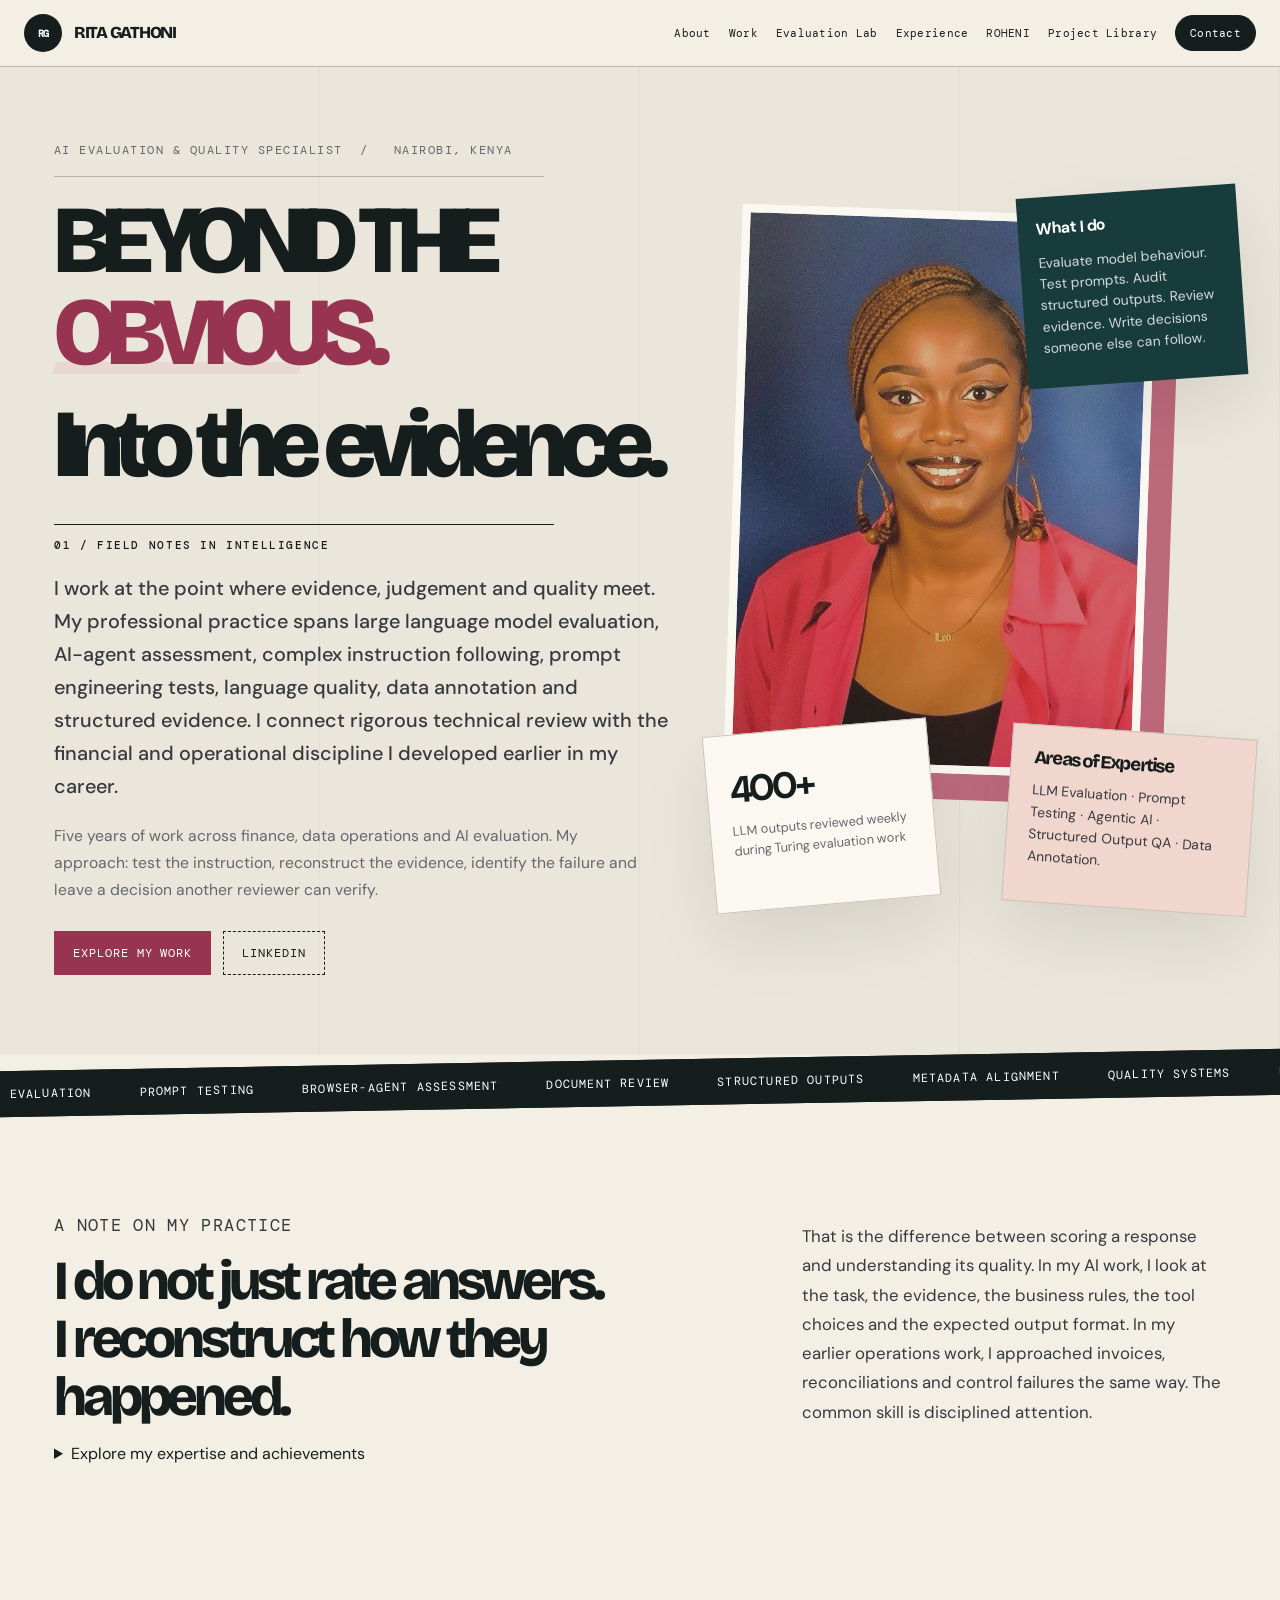
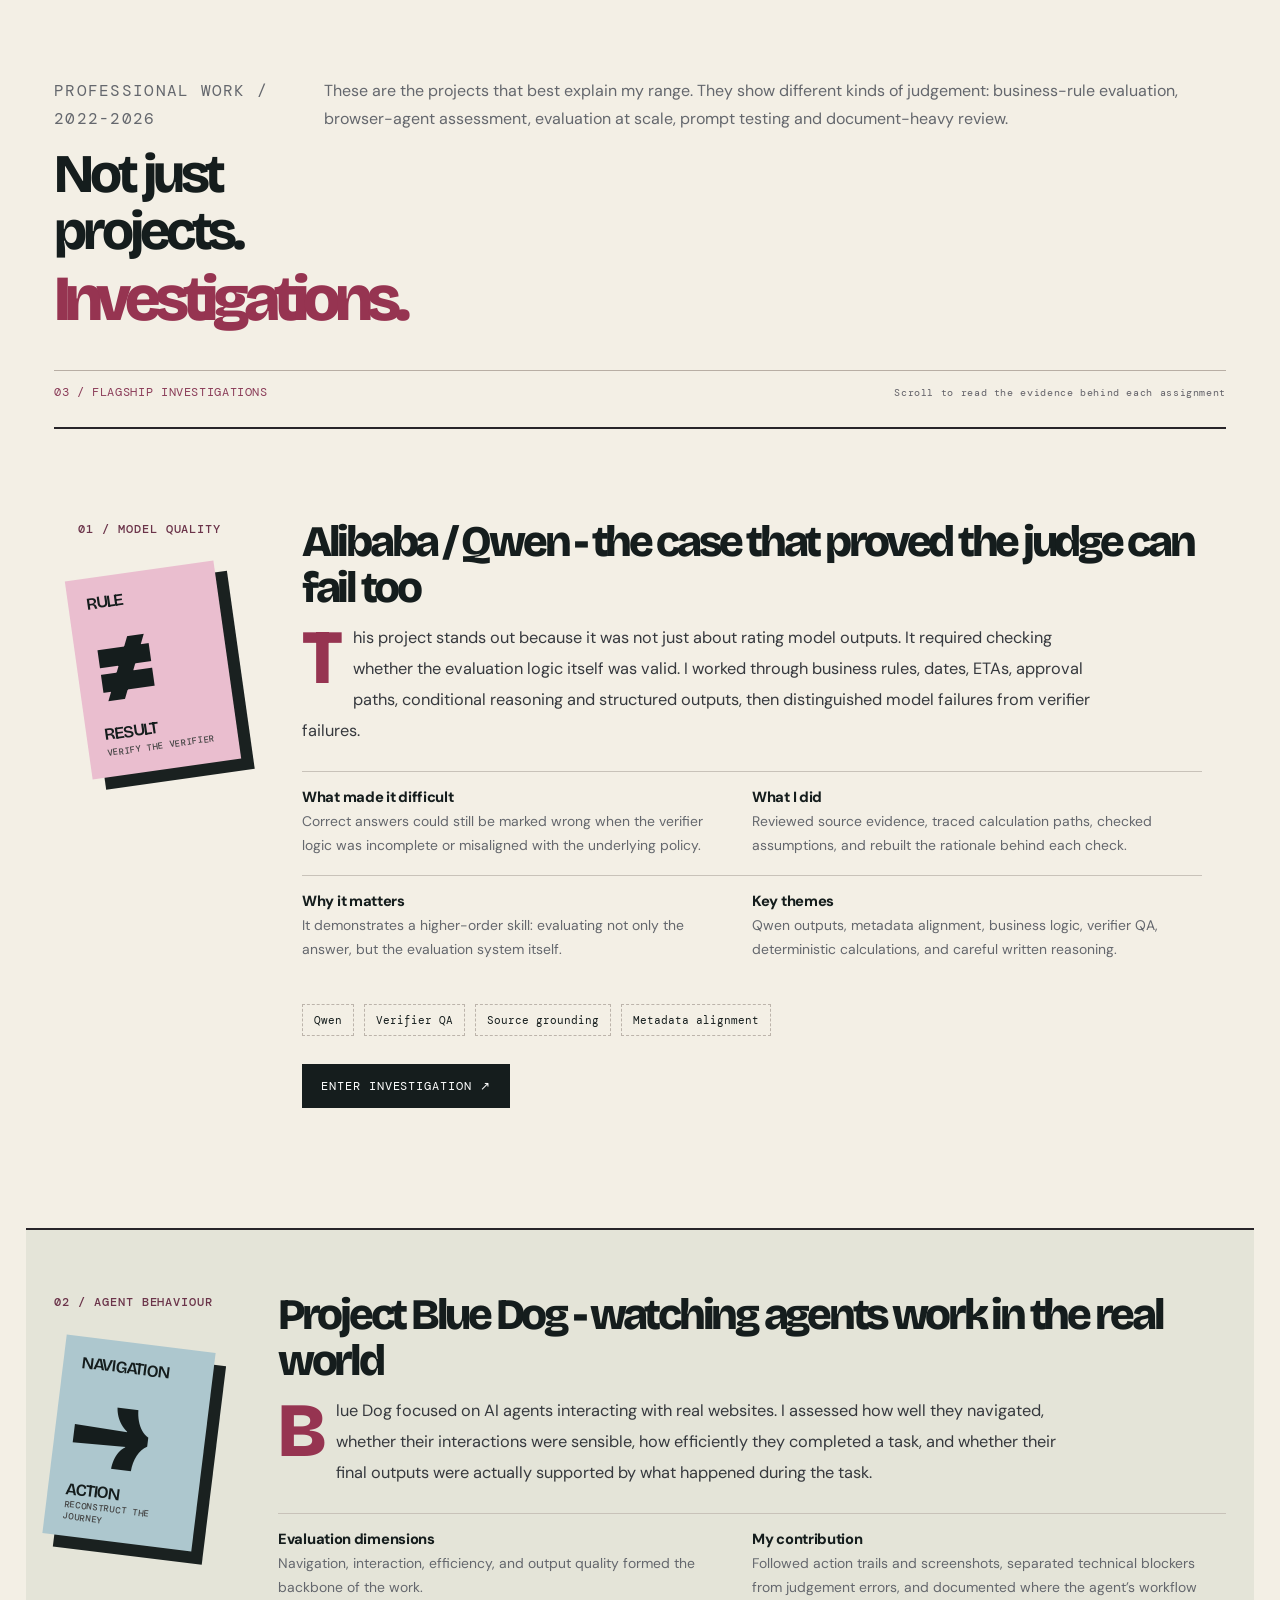
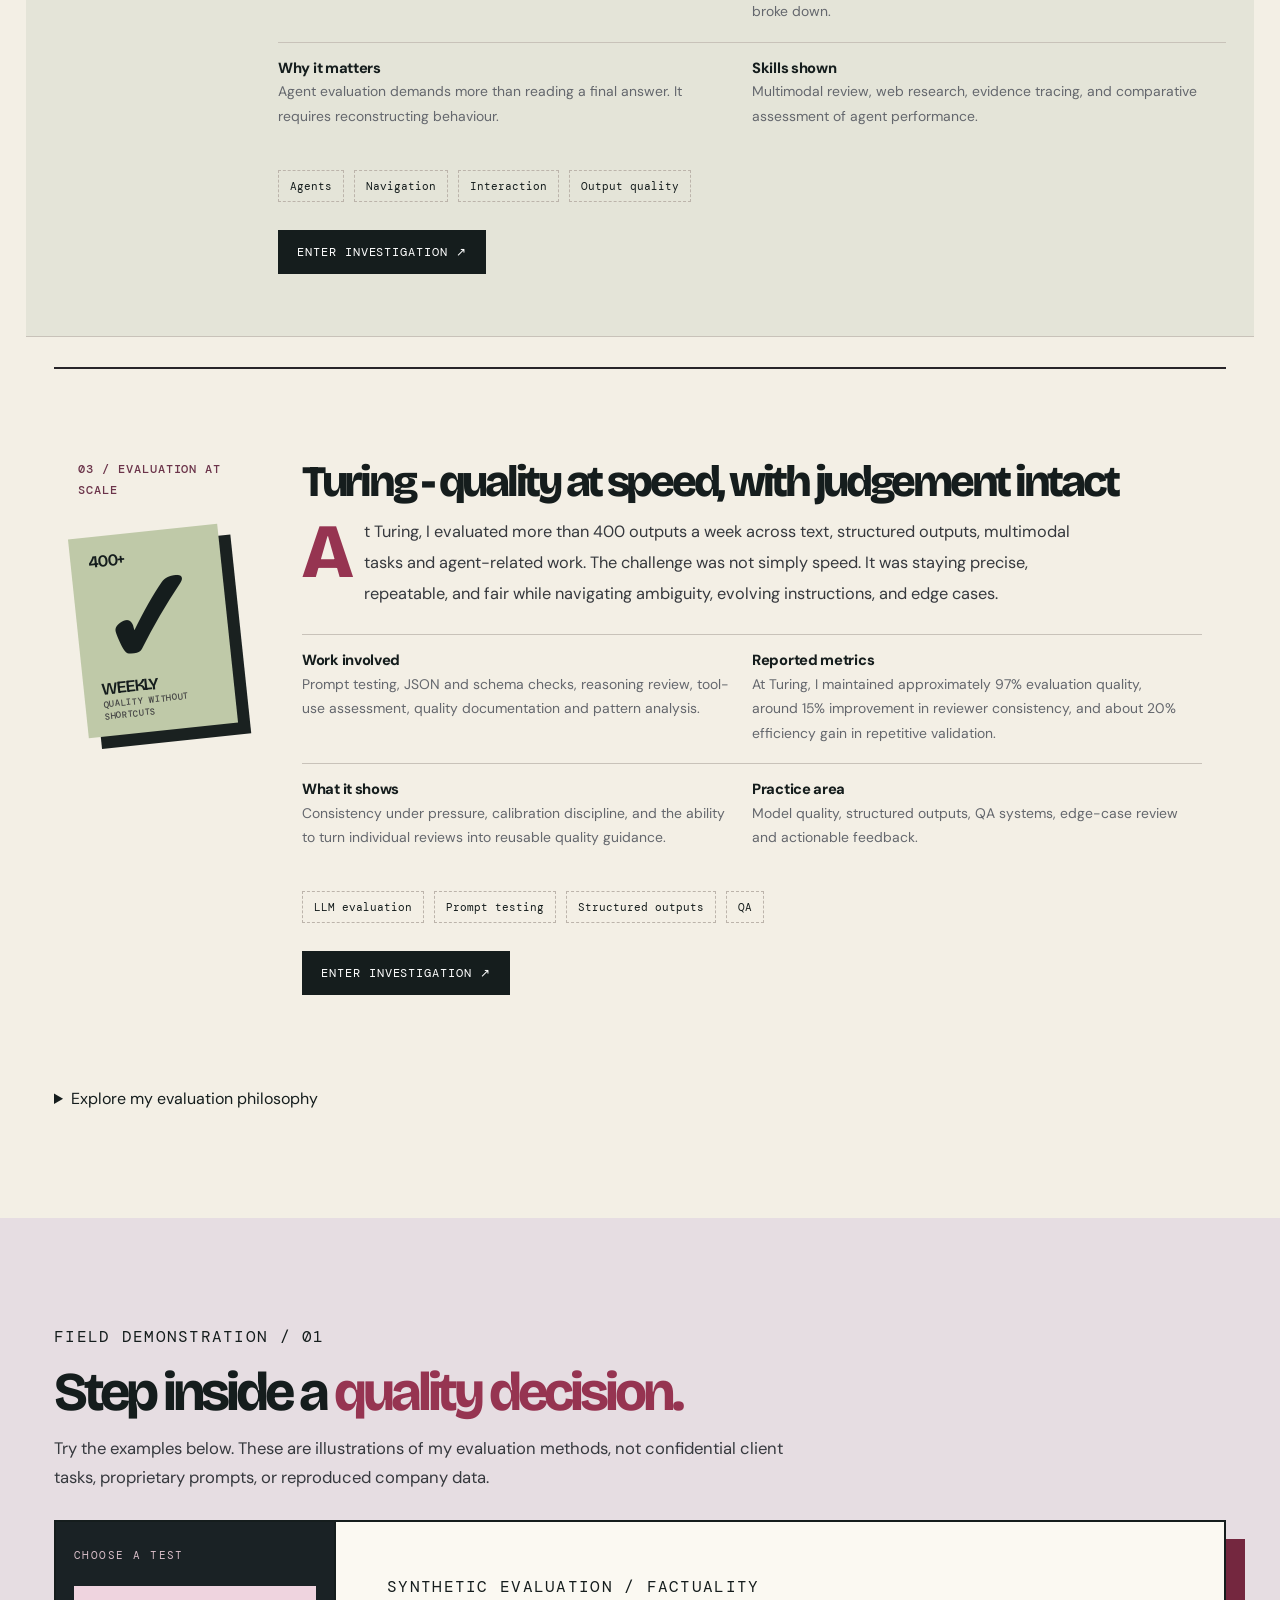
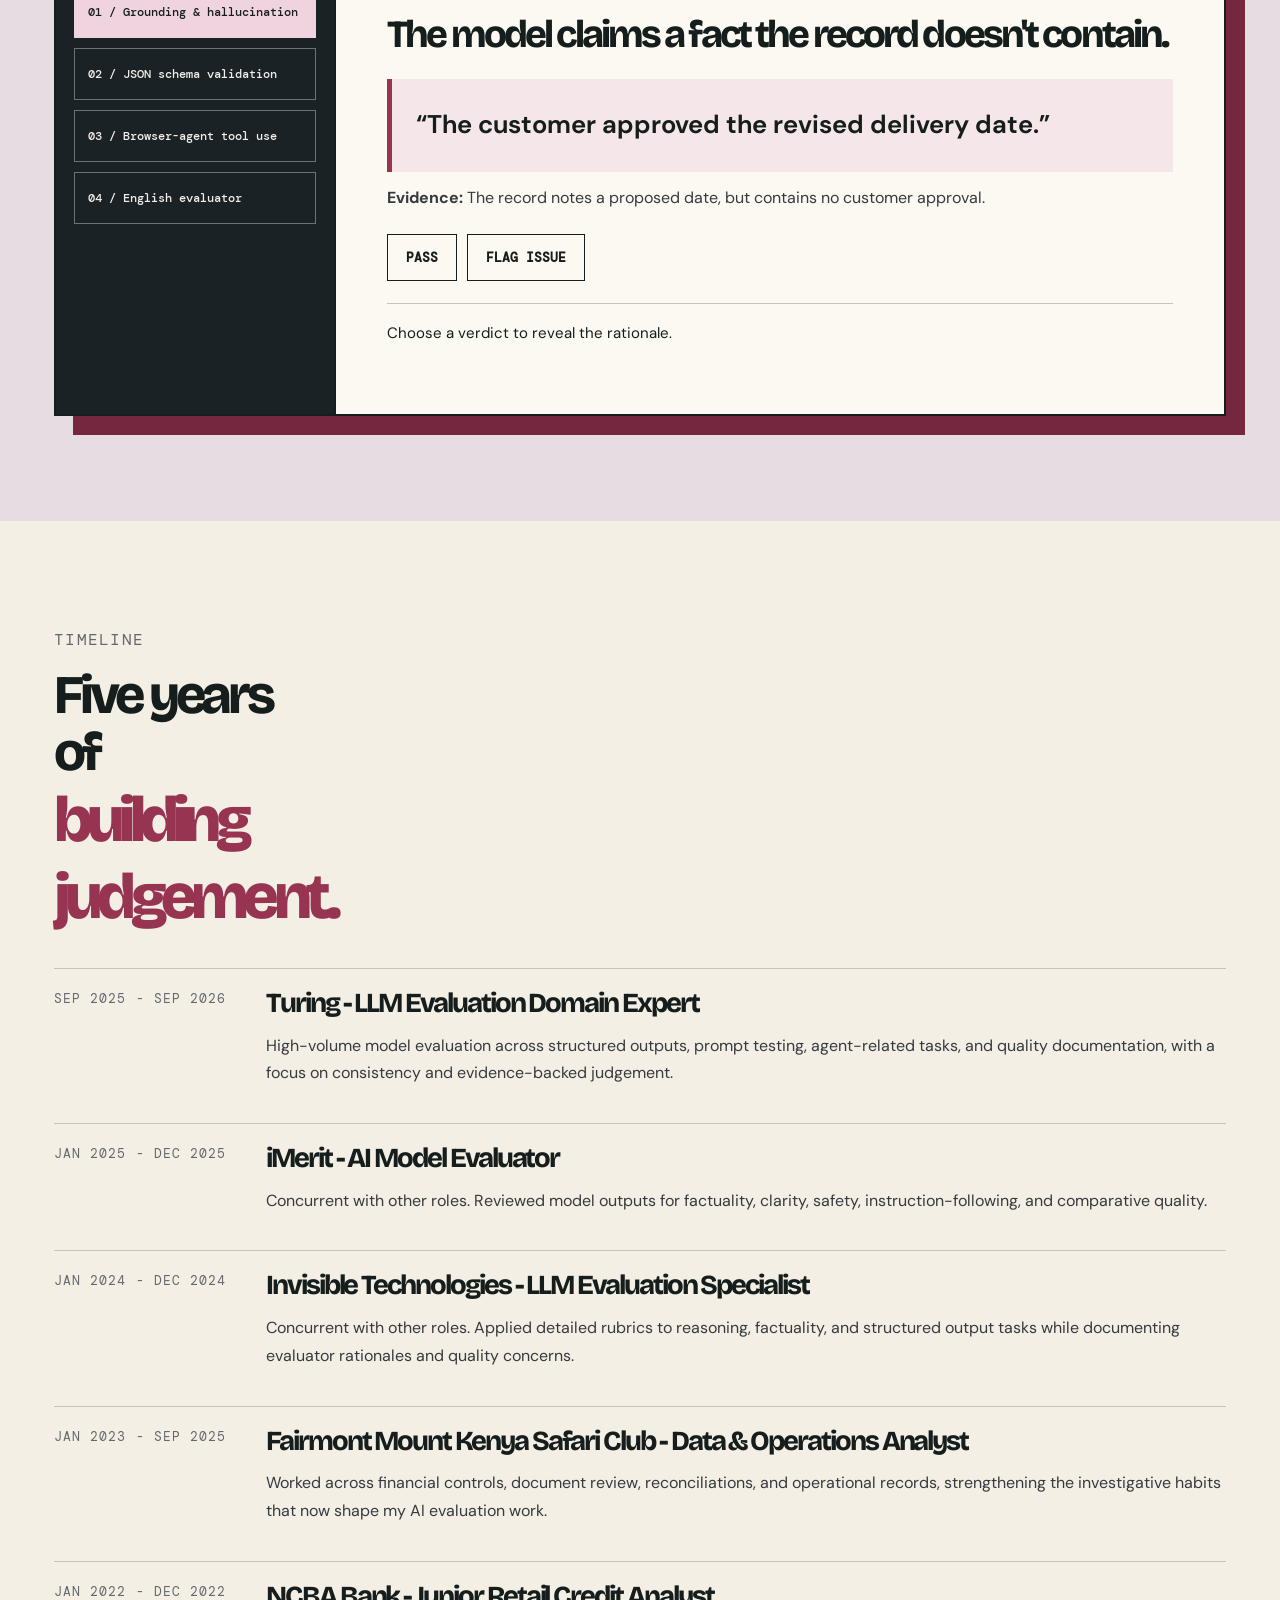
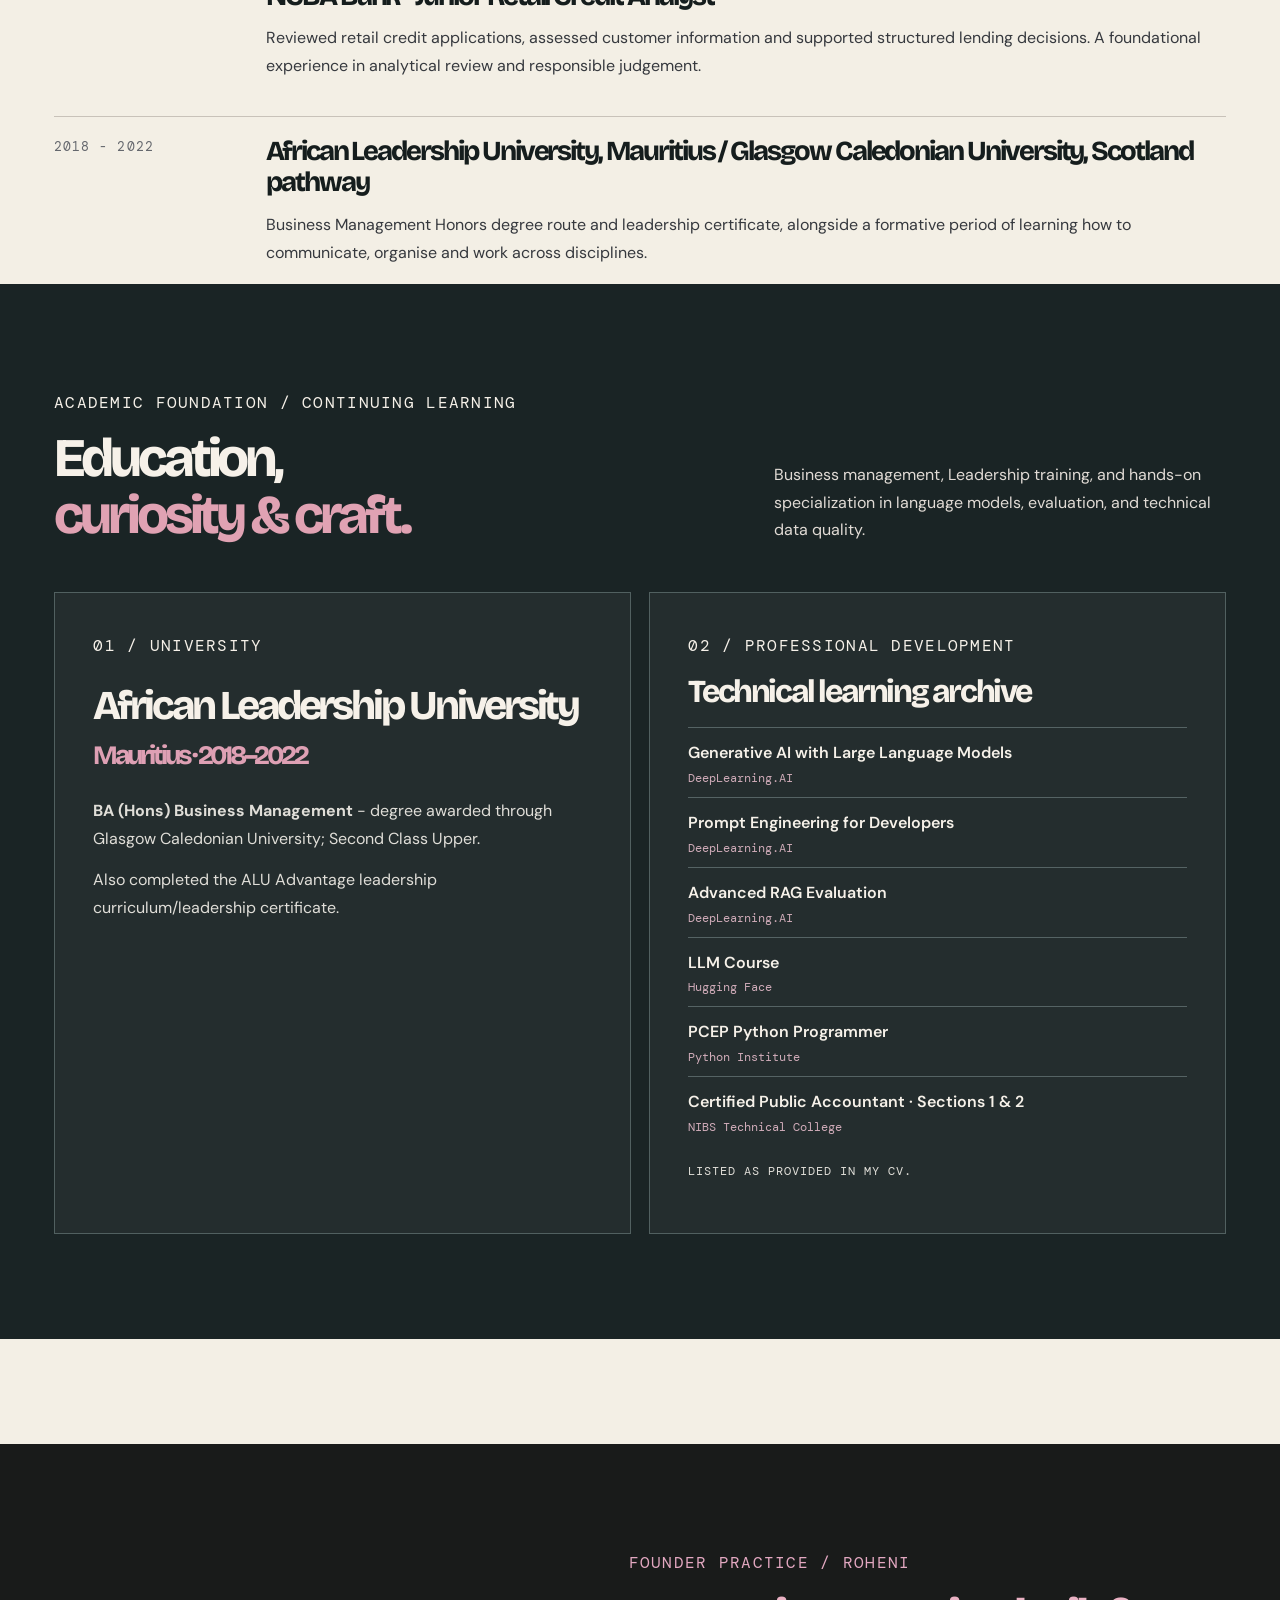
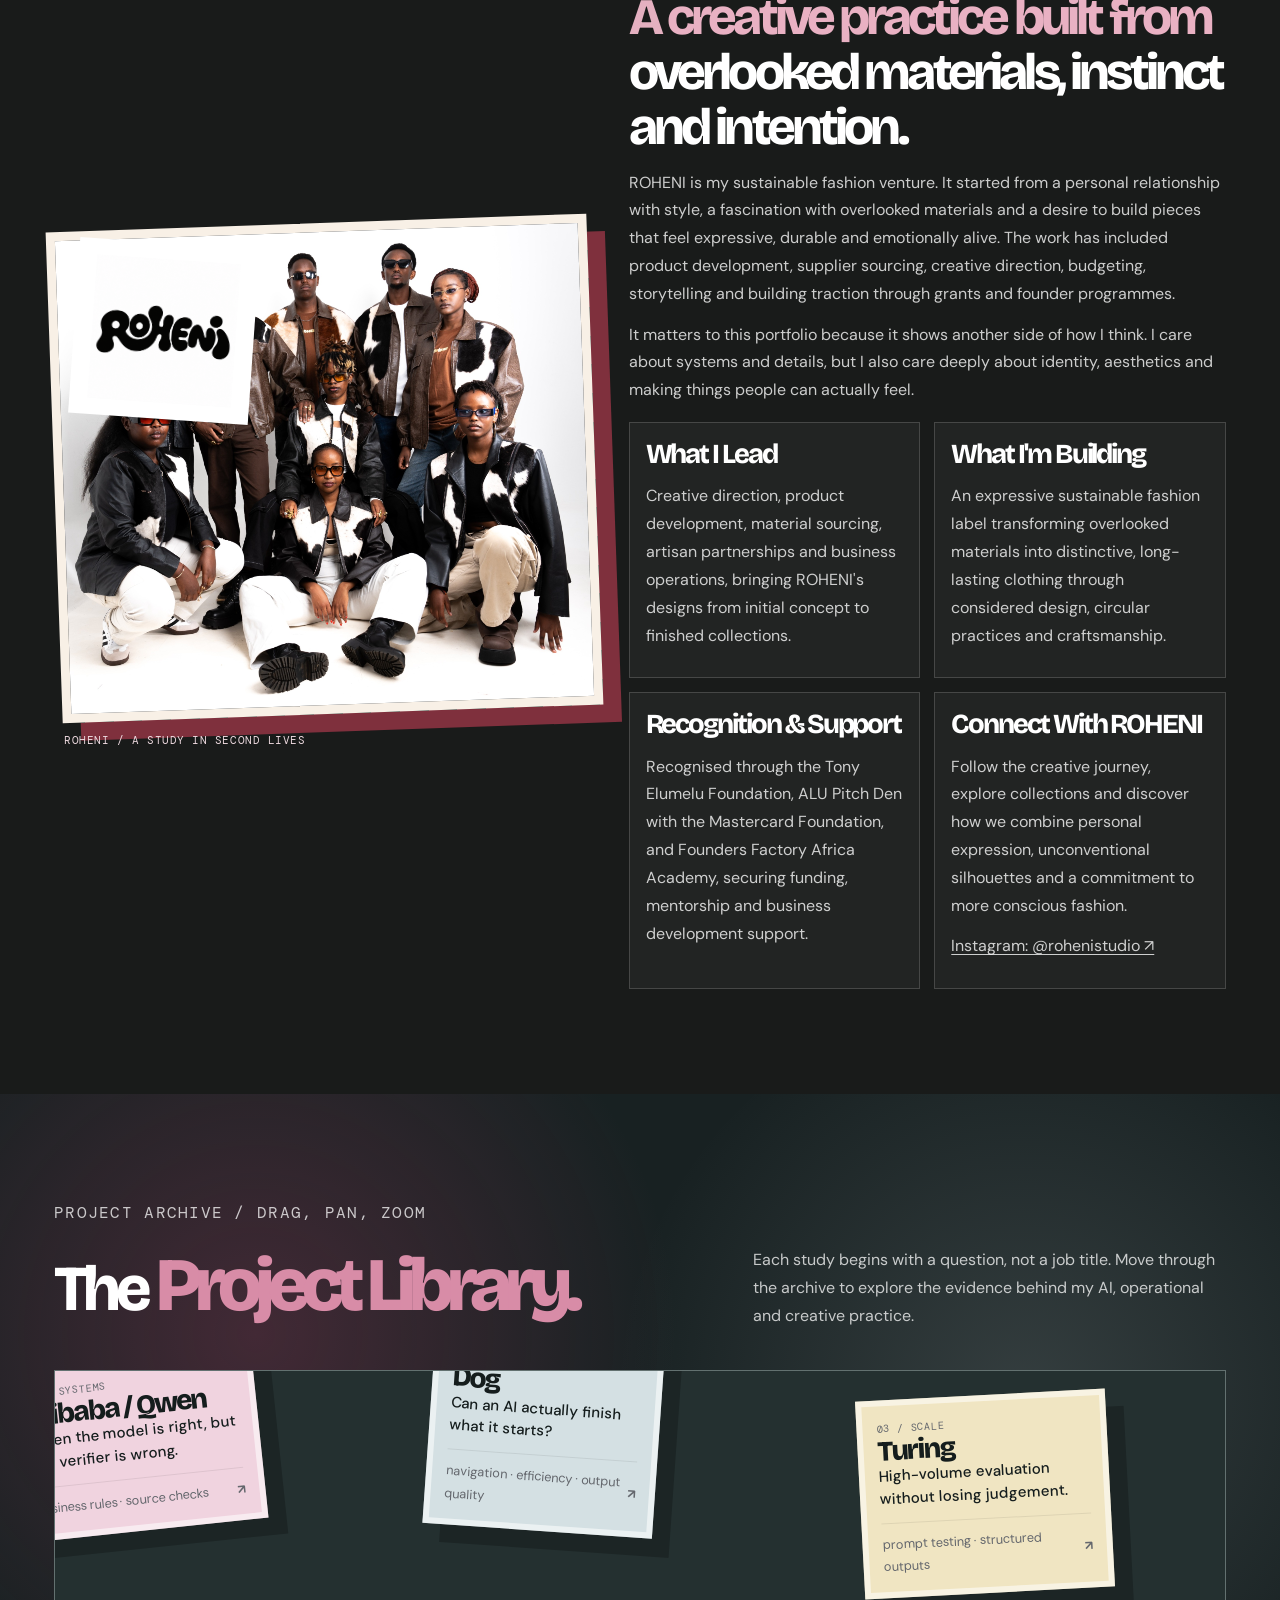
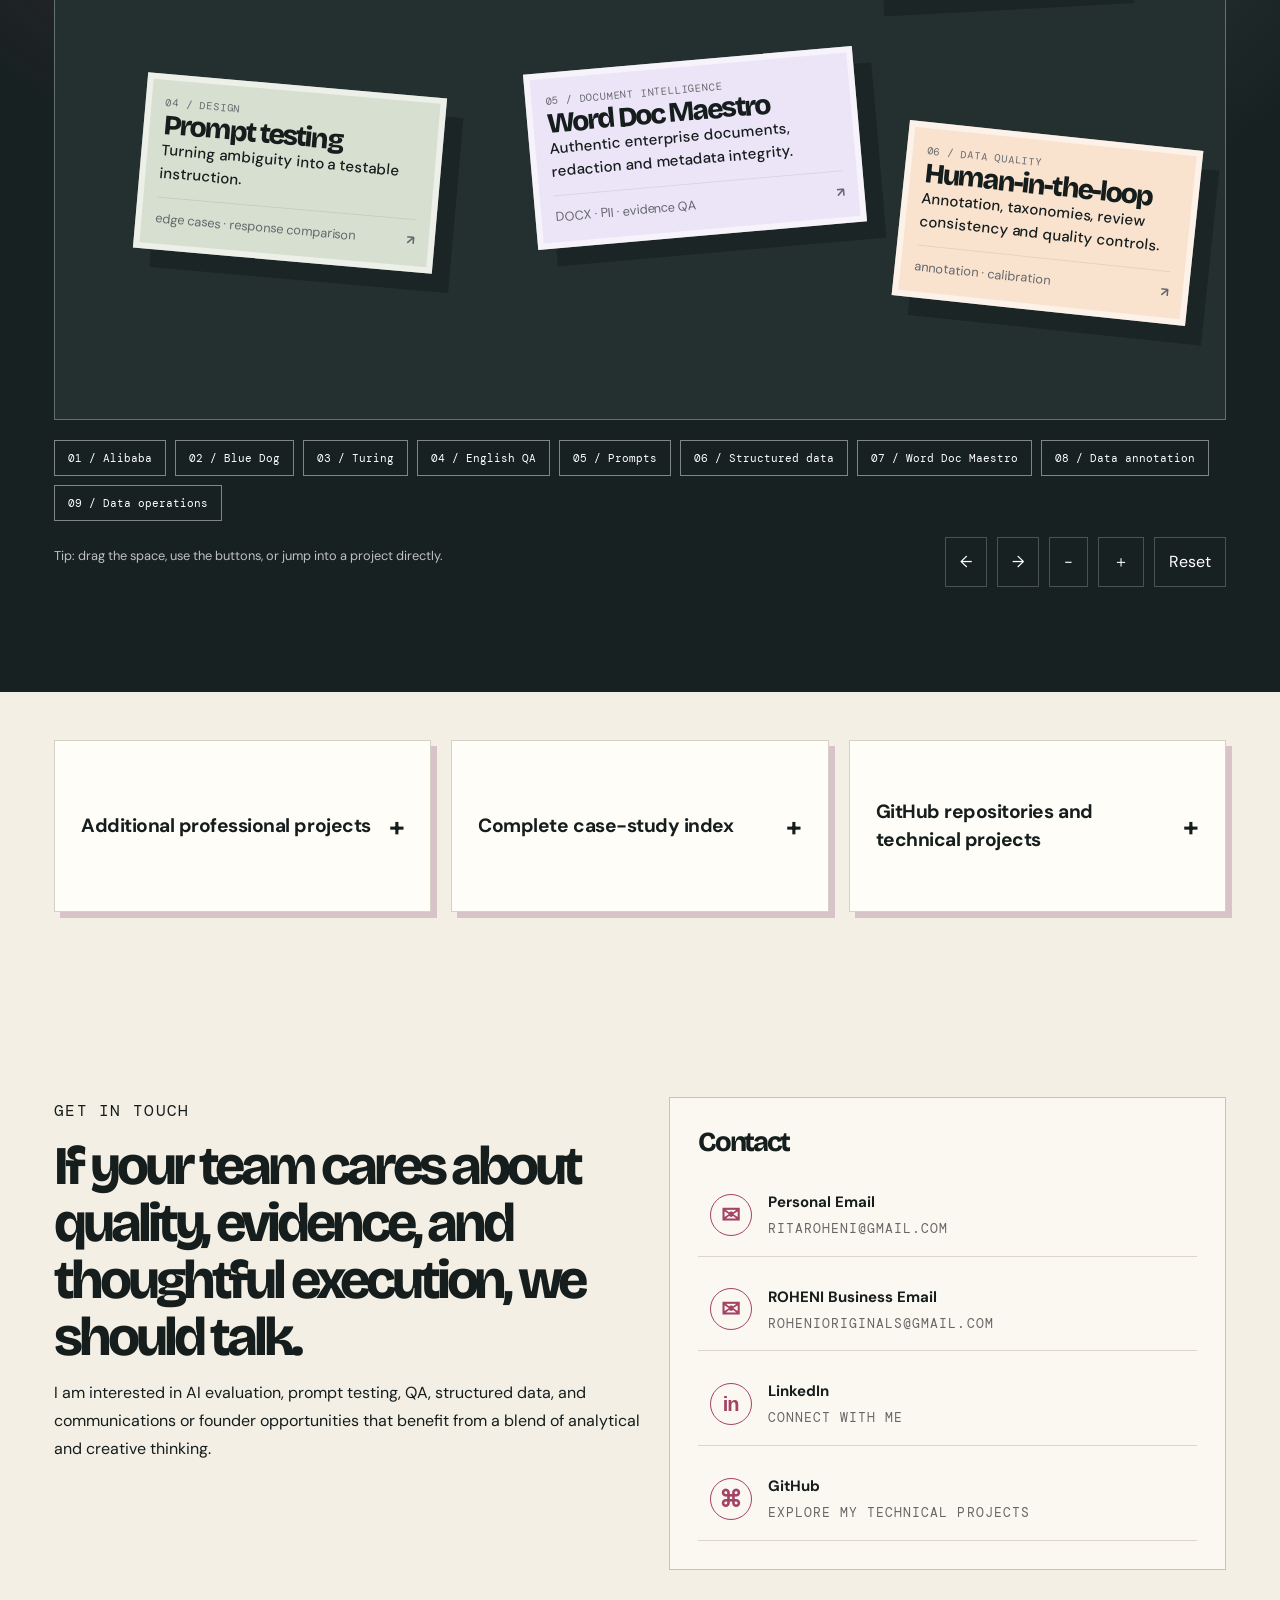
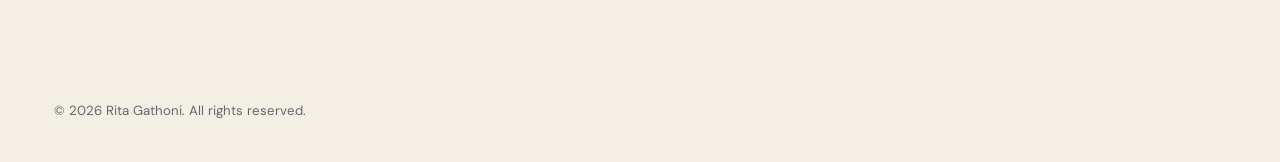
<file: index.html>
<!doctype html>
<html lang="en">
<head>
  <meta charset="utf-8" />
  <meta name="viewport" content="width=device-width, initial-scale=1" />
  <meta name="description" content="Rita Gathoni - AI Evaluation & Quality Specialist. Portfolio featuring Alibaba/Qwen, Project Blue Dog, prompt testing, document review, data quality and ROHENI." />
  <meta name="keywords" content="Rita Gathoni, AI evaluation, prompt testing, Project Blue Dog, Alibaba Qwen, data quality, structured outputs, ROHENI" />
  <meta name="theme-color" content="#f8f4ec" />
  <meta property="og:title" content="Rita Gathoni - AI Evaluation & Quality Specialist" />
  <meta property="og:description" content="A creative portfolio of AI evaluation, quality systems, document review and founder work." />
  <title>Rita Gathoni | AI Evaluation, Quality & Founder Portfolio</title>
  <link rel="preconnect" href="https://fonts.googleapis.com" />
  <link rel="preconnect" href="https://fonts.gstatic.com" crossorigin />
  <link href="https://fonts.googleapis.com/css2?family=Bricolage+Grotesque:opsz,wght@12..96,400;12..96,500;12..96,600;12..96,700;12..96,800&family=DM+Sans:opsz,wght@9..40,400;9..40,500;9..40,600;9..40,700&family=DM+Mono:wght@400;500&display=swap" rel="stylesheet" />
  <link rel="stylesheet" href="styles.css" />
</head>
<body>
  <a class="skip-link" href="#main">Skip to main content</a>
  <header class="site-header" id="top">
    <div class="nav-wrap">
      <a class="brand" href="#top"><span class="brand-bubble">RG</span> RITA GATHONI</a>
      <button class="nav-toggle" aria-expanded="false" aria-controls="site-nav">Menu</button>
      <nav class="site-nav" id="site-nav" aria-label="Primary navigation">
  <a href="#about">About</a>
  <a href="#featured">Work</a>
  <a href="#lab">Evaluation Lab</a>
  <a href="#career">Experience</a>
  <a href="#founder">ROHENI</a>
  <a href="#contact" class="nav-cta">Contact</a>
      </nav>
    </div>
  </header>

  <main id="main">
    <section class="hero">
      <div class="wrap hero-grid">
        <div class="hero-copy reveal">
          <p class="eyebrow">AI EVALUATION &amp; QUALITY SPECIALIST&nbsp; / &nbsp; NAIROBI, KENYA</p>
          <h1>Beyond the <span class="accent-line">obvious.</span><br><em>Into the evidence.</em></h1><div class="hero-margin-mark" aria-hidden="true">01 / FIELD NOTES IN INTELLIGENCE</div>
          <p class="lede">I work at the point where evidence, judgement and quality meet. My professional practice spans large language model evaluation, AI-agent assessment, complex instruction following, prompt engineering tests, language quality, data annotation and structured evidence. I connect rigorous technical review with the financial and operational discipline I developed earlier in my career.</p>
          <p class="micro">Five years of work across finance, data operations and AI evaluation. My approach: test the instruction, reconstruct the evidence, identify the failure and leave a decision another reviewer can verify.</p>
          <div class="hero-actions">
            <a class="btn primary" href="#featured">Explore my work</a>
            <a class="btn ghost" href="https://www.linkedin.com/in/tracy-gathoni-39224a385?utm_source=share_via&utm_content=profile&utm_medium=member_ios" target="_blank" rel="noopener">LinkedIn</a>
          </div>
        </div>
        <div class="hero-collage reveal" aria-label="Portrait and practice collage">
          <div class="portrait-frame"><img src="assets/rita-portrait.jpg" alt="Portrait of Rita Gathoni" /></div>
          <aside class="portrait-note">
            <strong>What I do</strong>
            <p>Evaluate model behaviour. Test prompts. Audit structured outputs. Review evidence. Write decisions someone else can follow.</p>
          </aside>
          <div class="metric-sticker">
            <strong>400+</strong>
            <span>LLM outputs reviewed weekly during Turing evaluation work</span>
          </div>
          <div class="hero-card"><h3>Areas of Expertise</h3><p>LLM Evaluation · Prompt Testing · Agentic AI · Structured Output QA · Data Annotation.</p></div>
        </div>
      </div>
    </section>

    <div class="ribbon"><div class="ribbon-track"><span>AI evaluation</span><span>Prompt testing</span><span>Browser-agent assessment</span><span>Document review</span><span>Structured outputs</span><span>Metadata alignment</span><span>Quality systems</span><span>ROHENI studio</span><span>AI evaluation</span><span>Prompt testing</span><span>Browser-agent assessment</span><span>Document review</span><span>Structured outputs</span></div></div>

    <section class="section" id="about">
      <div class="wrap">
        <div class="intro-grid reveal">
          <div>
            <p class="eyebrow">A note on my practice</p>
            <h2>I do not just rate answers.<br>I reconstruct how they happened.</h2>
          </div>
          <div>
            <p>That is the difference between scoring a response and understanding its quality. In my AI work, I look at the task, the evidence, the business rules, the tool choices and the expected output format. In my earlier operations work, I approached invoices, reconciliations and control failures the same way. The common skill is disciplined attention.</p>
          </div>
        </div>
      </div>
    </section>

    <section class="archive section" id="archive">
      <div class="wrap">
        <div class="archive-head reveal">
          <div>
            <p class="eyebrow">Project archive / drag, pan, zoom</p>
            <h2>An archive of <em>thinking, testing, making.</em></h2>
          </div>
          <p>Each study begins with a question, not a job title. Move through the archive to explore the evidence behind my AI, operational and creative practice.</p>
        </div>
        <div class="map-wrap reveal" id="work-map" tabindex="0" aria-label="Interactive project archive">
          <div class="map-inner" id="work-map-inner">
            <a class="note-card card-a" href="case-studies/alibaba-qwen.html"><span class="kicker">01 / Systems</span><strong>Alibaba / Qwen</strong><p>When the model is right, but the verifier is wrong.</p><span>business rules · source checks <b>↗</b></span></a>
            <a class="note-card card-b" href="case-studies/project-blue-dog.html"><span class="kicker">02 / Agents</span><strong>Project Blue Dog</strong><p>Can an AI actually finish what it starts?</p><span>navigation · efficiency · output quality <b>↗</b></span></a>
            <a class="note-card card-c" href="case-studies/turing.html"><span class="kicker">03 / Scale</span><strong>Turing</strong><p>High-volume evaluation without losing judgement.</p><span>prompt testing · structured outputs <b>↗</b></span></a>
            <a class="note-card card-d" href="case-studies/prompt-testing.html"><span class="kicker">04 / Design</span><strong>Prompt testing</strong><p>Turning ambiguity into a testable instruction.</p><span>edge cases · response comparison <b>↗</b></span></a>
            <a class="note-card card-e" href="case-studies/word-doc-maestro.html"><span class="kicker">05 / Document intelligence</span><strong>Word Doc Maestro</strong><p>Authentic enterprise documents, redaction and metadata integrity.</p><span>DOCX · PII · evidence QA <b>↗</b></span></a>
            <a class="note-card card-f" href="case-studies/data-annotation.html"><span class="kicker">06 / Data quality</span><strong>Human-in-the-loop</strong><p>Annotation, taxonomies, review consistency and quality controls.</p><span>annotation · calibration <b>↗</b></span></a>
          </div>
        </div>
        <div class="archive-index" aria-label="Browse projects without dragging"><a href="case-studies/alibaba-qwen.html">01 / Alibaba</a><a href="case-studies/project-blue-dog.html">02 / Blue Dog</a><a href="case-studies/turing.html">03 / Turing</a><a href="case-studies/language-evaluation.html">04 / English QA</a><a href="case-studies/prompt-testing.html">05 / Prompts</a><a href="case-studies/structured-output.html">06 / Structured data</a><a href="case-studies/word-doc-maestro.html">07 / Word Doc Maestro</a><a href="case-studies/data-annotation.html">08 / Data annotation</a><a href="case-studies/document-quality.html">09 / Data operations</a></div>
        <div class="map-ui">
          <p class="help">Tip: drag the space, use the buttons, or jump into a project directly.</p>
          <div class="controls">
            <button id="map-left" type="button">←</button>
            <button id="map-right" type="button">→</button>
            <button id="map-zoom-out" type="button">−</button>
            <button id="map-zoom-in" type="button">＋</button>
            <button id="map-reset" type="button">Reset</button>
          </div>
        </div>
      </div>
    </section>

    <section class="editorial-break" aria-label="Portfolio design statement"><div class="wrap"><span>STUDIES - 2023-2026</span><strong>THE PROOF<br><i>IS IN THE PROCESS.</i></strong><p>01 / Diagnose the problem. &nbsp; 02 / Examine the evidence. &nbsp; 03 / Explain the decision.</p></div></section>

    <section class="editorial-interlude" aria-label="Evaluation philosophy"><div class="wrap"><div class="interlude-index">FIELD NOTE 001 / ON MACHINE INTELLIGENCE</div><p class="interlude-statement">Confidence is <i>not</i> the same as <span>correctness.</span></p><div class="interlude-bottom"><span>THAT IS WHERE MY WORK BEGINS.</span><a href="case-studies/alibaba-qwen.html">EXPLORE THE EVIDENCE ↗</a></div></div></section>

    <section class="section" id="featured">
      <div class="wrap">
        <div class="section-head reveal">
          <div>
            <p class="eyebrow">Professional work / 2022-2026</p>
            <h2>Not just projects.<br><em>Investigations.</em></h2>
          </div>
          <p>These are the projects that best explain my range. They show different kinds of judgement: business-rule evaluation, browser-agent assessment, evaluation at scale, prompt testing and document-heavy review.</p>
        </div>
        <p class="curator-note">03 / FLAGSHIP INVESTIGATIONS <span>Scroll to read the evidence behind each assignment</span></p>
        <div class="featured-grid">
          <article class="featured reveal">
            <div class="section-no">01 / MODEL QUALITY<div class="case-figure figure-a"><span>RULE</span><b>≠</b><span>RESULT</span><small>Verify the verifier</small></div></div>
            <div class="content">
              <h3>Alibaba / Qwen - the case that proved the judge can fail too</h3>
              <p class="summary">This project stands out because it was not just about rating model outputs. It required checking whether the evaluation logic itself was valid. I worked through business rules, dates, ETAs, approval paths, conditional reasoning and structured outputs, then distinguished model failures from verifier failures.</p>
              <div class="feature-points">
                <div class="point"><h4>What made it difficult</h4><p>Correct answers could still be marked wrong when the verifier logic was incomplete or misaligned with the underlying policy.</p></div>
                <div class="point"><h4>What I did</h4><p>Reviewed source evidence, traced calculation paths, checked assumptions, and rebuilt the rationale behind each check.</p></div>
                <div class="point"><h4>Why it matters</h4><p>It demonstrates a higher-order skill: evaluating not only the answer, but the evaluation system itself.</p></div>
                <div class="point"><h4>Key themes</h4><p>Qwen outputs, metadata alignment, business logic, verifier QA, deterministic calculations, and careful written reasoning.</p></div>
              </div>
              <div class="tags"><span>Qwen</span><span>Verifier QA</span><span>Source grounding</span><span>Metadata alignment</span></div>
              <div class="hero-actions"><a class="btn primary" href="case-studies/alibaba-qwen.html">Enter investigation ↗</a></div>
            </div>
          </article>

          <article class="featured reveal">
            <div class="section-no">02 / AGENT BEHAVIOUR<div class="case-figure figure-b"><span>NAVIGATION</span><b>→</b><span>ACTION</span><small>Reconstruct the journey</small></div></div>
            <div class="content">
              <h3>Project Blue Dog - watching agents work in the real world</h3>
              <p class="summary">Blue Dog focused on AI agents interacting with real websites. I assessed how well they navigated, whether their interactions were sensible, how efficiently they completed a task, and whether their final outputs were actually supported by what happened during the task.</p>
              <div class="feature-points">
                <div class="point"><h4>Evaluation dimensions</h4><p>Navigation, interaction, efficiency, and output quality formed the backbone of the work.</p></div>
                <div class="point"><h4>My contribution</h4><p>Followed action trails and screenshots, separated technical blockers from judgement errors, and documented where the agent’s workflow broke down.</p></div>
                <div class="point"><h4>Why it matters</h4><p>Agent evaluation demands more than reading a final answer. It requires reconstructing behaviour.</p></div>
                <div class="point"><h4>Skills shown</h4><p>Multimodal review, web research, evidence tracing, and comparative assessment of agent performance.</p></div>
              </div>
              <div class="tags"><span>Agents</span><span>Navigation</span><span>Interaction</span><span>Output quality</span></div>
              <div class="hero-actions"><a class="btn primary" href="case-studies/project-blue-dog.html">Enter investigation ↗</a></div>
            </div>
          </article>

          <article class="featured reveal">
            <div class="section-no">03 / EVALUATION AT SCALE<div class="case-figure figure-c"><span>400+</span><b>✓</b><span>WEEKLY</span><small>Quality without shortcuts</small></div></div>
            <div class="content">
              <h3>Turing - quality at speed, with judgement intact</h3>
              <p class="summary">At Turing, I evaluated more than 400 outputs a week across text, structured outputs, multimodal tasks and agent-related work. The challenge was not simply speed. It was staying precise, repeatable, and fair while navigating ambiguity, evolving instructions, and edge cases.</p>
              <div class="feature-points">
                <div class="point"><h4>Work involved</h4><p>Prompt testing, JSON and schema checks, reasoning review, tool-use assessment, quality documentation and pattern analysis.</p></div>
                <div class="point"><h4>Reported metrics</h4><p>At Turing, I maintained approximately 97% evaluation quality, around 15% improvement in reviewer consistency, and about 20% efficiency gain in repetitive validation.</p></div>
                <div class="point"><h4>What it shows</h4><p>Consistency under pressure, calibration discipline, and the ability to turn individual reviews into reusable quality guidance.</p></div>
                <div class="point"><h4>Practice area</h4><p>Model quality, structured outputs, QA systems, edge-case review and actionable feedback.</p></div>
              </div>
              <div class="tags"><span>LLM evaluation</span><span>Prompt testing</span><span>Structured outputs</span><span>QA</span></div>
              <div class="hero-actions"><a class="btn primary" href="case-studies/turing.html">Enter investigation ↗</a></div>
            </div>
          </article>
        </div>
      </div>
    </section>

    <section class="section work-details" id="work-details"><div class="wrap"><p class="eyebrow">More than three flagship projects</p><h2>More dimensions.<br><em>The same discipline.</em></h2><div class="work-detail-grid"><article><span class="section-no">04 / LANGUAGE</span><h3>English-language evaluation</h3><p>Assessed whether responses were not only correct, but natural, clear, context-sensitive and appropriate for readers using UK or US English. Evaluated fluency, grammar, tone, register and how well an answer matched user intent.</p><a href="case-studies/language-evaluation.html">Read detailed methodology ↗</a></article><article><span class="section-no">05 / PROMPTS</span><h3>Prompt stress-testing</h3><p>Tested instructions against edge cases, ambiguity, missing information and formatting constraints. Compared outputs and explained how wording, order and hidden assumptions influenced model behaviour.</p><a href="case-studies/prompt-testing.html">Explore prompt testing ↗</a></article><article><span class="section-no">06 / DATA SYSTEMS</span><h3>Metadata & structured-output QA</h3><p>Checked output fields, required information, types, JSON structure, business logic and alignment with the original task. Documented problems in forms other evaluators could understand and reproduce.</p><a href="case-studies/structured-output.html">See validation approach ↗</a></article><article><span class="section-no">07 / OPERATIONS</span><h3>Finance & document quality</h3><p>Used source-to-system review, reconciliations, audit documentation and exception tracking at Fairmont and retail credit analysis at NCBA. This operational discipline informs the way I evaluate AI outputs today.</p><a href="case-studies/document-quality.html">See the foundation ↗</a></article></div></div></section>
    
<section class="interactive-lab section" id="lab" aria-labelledby="lab-title">
 <div class="wrap">
  <div class="lab-head"><p class="eyebrow">FIELD DEMONSTRATION / 01</p><h2 id="lab-title">Step inside a <span>quality decision.</span></h2><p>Try the examples below. These are illustrations of my evaluation methods, not confidential client tasks, proprietary prompts, or reproduced company data.</p></div>
  <div class="lab-workbench">
   <div class="lab-sidebar"><span>CHOOSE A TEST</span>
    <button class="lab-tab active" data-lab="factuality" aria-pressed="true">01 / Grounding &amp; hallucination</button>
    <button class="lab-tab" data-lab="schema" aria-pressed="false">02 / JSON schema validation</button>
    <button class="lab-tab" data-lab="agent" aria-pressed="false">03 / Browser-agent tool use</button>
    <button class="lab-tab" data-lab="rubric" aria-pressed="false">04 / English evaluator</button>
   </div>
   <div class="lab-main" id="lab-main" aria-live="polite"><p class="eyebrow">SCENARIO / 01</p><h3>The model claims a fact the record doesn't contain.</h3><p class="lab-quote">“The customer approved the revised delivery date.”</p><p class="lab-evidence"><strong>Evidence available:</strong> The record notes a proposed delivery date, but contains no customer approval.</p><div class="lab-choice"><button class="lab-decision" data-answer="pass">Pass</button><button class="lab-decision" data-answer="fail">Flag unsupported claim</button></div><div class="lab-feedback" id="lab-feedback">Choose a verdict to reveal the reasoning.</div></div>
  </div>
 </div>
</section>
<section class="chapters section" id="project-index"><div class="wrap">
  <p class="eyebrow">The professional archive</p><h2>Eight lenses.<br><em>One quality mindset.</em></h2>
  <div class="chapter-grid">
   <a href="case-studies/alibaba-qwen.html"><small>01 / MULTI-LAYER VERIFICATION</small><strong>Alibaba / Qwen</strong><span>Metadata alignment · business rules · CIF ↗</span></a>
   <a href="case-studies/project-blue-dog.html"><small>02 / BROWSER AGENTS</small><strong>Project Blue Dog</strong><span>Navigation · interaction · output quality ↗</span></a>
   <a href="case-studies/turing.html"><small>03 / MODEL QUALITY</small><strong>Turing</strong><span>Evaluation at scale · prompt testing ↗</span></a>
   <a href="case-studies/word-doc-maestro.html"><small>04 / ENTERPRISE DOCUMENTS</small><strong>Word Doc Maestro</strong><span>Authenticity · PII/BII · metadata hygiene ↗</span></a>
   <a href="case-studies/prompt-testing.html"><small>05 / TEST DESIGN</small><strong>Prompt Testing</strong><span>Adversarial cases · instruction robustness ↗</span></a>
   <a href="case-studies/language-evaluation.html"><small>06 / LANGUAGE QUALITY</small><strong>English Evaluator</strong><span>US/UK variants · fluency · rationale ↗</span></a>
   <a href="case-studies/structured-output.html"><small>07 / OUTPUT VALIDATION</small><strong>Structured Data</strong><span>JSON schema · deterministic checks ↗</span></a>
   <a href="case-studies/data-annotation.html"><small>08 / HUMAN FEEDBACK</small><strong>Data Annotation</strong><span>Human-in-the-loop · gold sets · calibration ↗</span></a>
  </div>
 </div></section>

    <section class="section" id="practice">
      <div class="wrap">
        <div class="section-head reveal">
          <div>
            <p class="eyebrow">Practice areas</p>
            <h2>The disciplines <em>behind the work.</em></h2>
          </div>
        </div>
        <div class="practice-grid">
          <article class="practice-card reveal"><p class="eyebrow">AI evaluation</p><h3>Reasoning, factuality and judgement</h3><p>I review how models answer, whether they follow instructions, whether they remain grounded in evidence and whether their confidence is deserved.</p></article>
          <article class="practice-card reveal"><p class="eyebrow">Prompt testing</p><h3>Making instructions clearer and more robust</h3><p>I design edge cases, compare outputs, test failure points and turn vague prompts into instructions that produce more dependable results.</p></article>
          <article class="practice-card reveal"><p class="eyebrow">Structured outputs</p><h3>When format matters as much as content</h3><p>I check JSON, schema compliance, field logic, metadata alignment and whether the structure actually matches the task requirements.</p></article>
          <article class="practice-card reveal"><p class="eyebrow">Document review</p><h3>Business records, source evidence and clarity</h3><p>From financial controls to structured business writing, I am comfortable reviewing dense documents for accuracy, consistency and logic.</p></article>
          <article class="practice-card reveal"><p class="eyebrow">Language evaluation</p><h3>English quality and response fit</h3><p>I have assessed grammar, tone, fluency, naturalness, UK and US English conventions and whether a response genuinely answers the question it was given.</p></article>
          <article class="practice-card reveal"><p class="eyebrow">Founder work</p><h3>Creativity with operational backbone</h3><p>ROHENI keeps me close to product development, storytelling, grant writing, supplier relationships and building something that reflects my own taste and values.</p></article>
        </div>
        <div class="metric-band reveal">
          <article class="metric"><strong>3+</strong><span>Years evaluating AI models, prompts, and structured outputs</span></article>
          <article class="metric"><strong>5+</strong><span>Years of experience spanning AI, data, finance and business operations</span></article>
          <article class="metric"><strong>100%</strong><span>Verifier alignment  achieved, 19 of 19 checks aligned following QA and validation improvements in the Alibaba project.</span></article>
          <article class="metric"><strong>$2000+</strong><span>Competitive grant and entrepreneurship funding secured for ROHENI</span></article>
        </div>
      </div>
    </section>

    <section class="founder section" id="founder">
      <div class="wrap founder-grid">
        <div class="founder-media reveal">
          <img class="hero-shot" src="assets/roheni-collective.jpg" alt="ROHENI campaign featuring models wearing statement cowhide and leather jackets" />
          <div class="founder-logo"><img src="assets/roheni-logo.png" alt="ROHENI logo" /></div>
        </div>
        <div class="founder-copy reveal">
          <p class="eyebrow">Founder practice / ROHENI</p>
          <h2>A creative practice built from overlooked materials, instinct and intention.</h2>
          <p>ROHENI is my sustainable fashion venture. It started from a personal relationship with style, a fascination with overlooked materials and a desire to build pieces that feel expressive, durable and emotionally alive. The work has included product development, supplier sourcing, creative direction, budgeting, storytelling and building traction through grants and founder programmes.</p>
          <p>It matters to this portfolio because it shows another side of how I think. I care about systems and details, but I also care deeply about identity, aesthetics and making things people can actually feel.</p>
          <div class="founder-highlights">
  <article>
    <h3>What I Lead</h3>
    <p>Creative direction, product development, material sourcing, artisan partnerships and business operations, bringing ROHENI's designs from initial concept to finished collections.</p>
  </article>

  <article>
    <h3>What I'm Building</h3>
    <p>An expressive sustainable fashion label transforming overlooked materials into distinctive, long-lasting clothing through considered design, circular practices and craftsmanship.</p>
  </article>

  <article>
    <h3>Recognition &amp; Support</h3>
    <p>Recognised through the Tony Elumelu Foundation, ALU Pitch Den with the Mastercard Foundation, and Founders Factory Africa Academy, securing funding, mentorship and business development support.</p>
  </article>

  <article>
    <h3>Connect With ROHENI</h3>
    <p>Follow the creative journey, explore collections and discover how we combine personal expression, unconventional silhouettes and a commitment to more conscious fashion.</p>
    <p>
      <a href="https://www.instagram.com/rohenistudio/" target="_blank" rel="noopener noreferrer">Instagram: @rohenistudio ↗</a>
    </p>
  </article>
</div>
        </div>
      </div>
    </section>

    <section class="section" id="career">
      <div class="wrap">
        <div class="section-head reveal">
          <div>
            <p class="eyebrow">Timeline</p>
            <h2>Five years of <em>building judgement.</em></h2>
          </div>
        </div>
        <div class="timeline">
          <article class="timeline-item reveal"><small>Sep 2025 - Sep 2026</small><div><h3>Turing - LLM Evaluation Domain Expert</h3><p>High-volume model evaluation across structured outputs, prompt testing, agent-related tasks, and quality documentation, with a focus on consistency and evidence-backed judgement.</p></div></article>
          <article class="timeline-item reveal"><small>Jan 2025 - Dec 2025</small><div><h3>iMerit - AI Model Evaluator</h3><p>Concurrent with other roles. Reviewed model outputs for factuality, clarity, safety, instruction-following, and comparative quality.</p></div></article>
          <article class="timeline-item reveal"><small>Jan 2024 - Dec 2024</small><div><h3>Invisible Technologies - LLM Evaluation Specialist</h3><p>Concurrent with other roles. Applied detailed rubrics to reasoning, factuality, and structured output tasks while documenting evaluator rationales and quality concerns.</p></div></article>
          <article class="timeline-item reveal"><small>Jan 2023 - Sep 2025</small><div><h3>Fairmont Mount Kenya Safari Club - Data & Operations Analyst</h3><p>Worked across financial controls, document review, reconciliations, and operational records, strengthening the investigative habits that now shape my AI evaluation work.</p></div></article>
          <article class="timeline-item reveal"><small>Jan 2022 - Dec 2022</small><div><h3>NCBA Bank - Junior Retail Credit Analyst</h3><p>Reviewed retail credit applications, assessed customer information and supported structured lending decisions. A foundational experience in analytical review and responsible judgement.</p></div></article>
          <article class="timeline-item reveal"><small>2018 - 2022</small><div><h3>African Leadership University, Mauritius / Glasgow Caledonian University, Scotland pathway</h3><p>Business Management Honors degree route and leadership certificate, alongside a formative period of learning how to communicate, organise and work across disciplines.</p></div></article>
        </div>
      </div>
    </section>



    
<section class="education-section section" id="education"><div class="wrap"><div class="education-heading"><div><p class="eyebrow">ACADEMIC FOUNDATION / CONTINUING LEARNING</p><h2>Education,<br><em>curiosity &amp; craft.</em></h2></div><p>Business management, Leadership training, and hands-on specialization in language models, evaluation, and technical data quality.</p></div>
<div class="education-layout"><article class="degree-panel"><span class="kicker">01 / UNIVERSITY</span><h3>African Leadership University<br><em>Mauritius · 2018–2022</em></h3><p><strong>BA (Hons) Business Management</strong> - degree awarded through Glasgow Caledonian University; Second Class Upper.</p><p>Also completed the ALU Advantage leadership curriculum/leadership certificate.</p></article>
<article class="certificate-panel"><span class="kicker">02 / PROFESSIONAL DEVELOPMENT</span><h3>Technical learning archive</h3><ul>
<li><b>Generative AI with Large Language Models</b><span>DeepLearning.AI</span></li>
<li><b>Prompt Engineering for Developers</b><span>DeepLearning.AI</span></li>
<li><b>Advanced RAG Evaluation</b><span>DeepLearning.AI</span></li>
<li><b>LLM Course</b><span>Hugging Face</span></li>
<li><b>PCEP Python Programmer</b><span>Python Institute</span></li>
<li><b>Certified Public Accountant · Sections 1 &amp; 2</b><span>NIBS Technical College</span></li>
</ul><p class="micro">Listed as provided in my CV.</p></article></div></div></section>

    <section class="section" id="github">
      <div class="wrap">
        <div class="section-head reveal">
          <div>
            <p class="eyebrow">Technical Work</p>
<h2>Technical Projects & Evaluation Laboratories</h2>

          </div>
          
<p>
  A collection of independent technical projects demonstrating
  how I translate AI evaluation principles into reproducible
  testing frameworks. These laboratories explore prompt
  robustness, structured-output reliability, human-in-the-loop
  annotation, multilingual model evaluation, and business data
  quality. Each repository includes datasets,
  documented methodologies, and automated quality checks.
</p>

        </div>
<div id="featured-repos" class="repo-grid reveal">
  <article class="repo-card">
    <h3>Prompt Testing Lab</h3>
    <p>Testing of AI prompts, ambiguous instructions, conflicting requirements, and edge cases.</p>
    <a href="https://github.com/ritagathoni/prompt-testing-lab" target="_blank" rel="noopener noreferrer">Explore project →</a>
  </article>

  <article class="repo-card">
    <h3>Structured Output & JSON QA</h3>
    <p>Python-based validation of JSON outputs, schema compliance, business rules, and function calls.</p>
    <a href="https://github.com/ritagathoni/structured-output-json-qa" target="_blank" rel="noopener noreferrer">Explore project →</a>
  </article>

  <article class="repo-card">
    <h3>AI Annotation Examples</h3>
    <p>Data annotation, classification, reviewer agreement and human-in-the-loop quality assurance.</p>
    <a href="https://github.com/ritagathoni/ai-annotation-examples" target="_blank" rel="noopener noreferrer">Explore project →</a>
  </article>

  <article class="repo-card">
    <h3>Kenyan Swahili AI Evaluation</h3>
    <p>Evaluation of meaning, naturalness, grammar, code-switching, and Kenyan cultural context.</p>
    <a href="https://github.com/ritagathoni/kenyan-swahili-ai-evaluation" target="_blank" rel="noopener noreferrer">Explore project →</a>
  </article>

  <article class="repo-card">
    <h3>Business Data Quality Audit</h3>
    <p>Python and SQL demonstrations of anomaly detection, duplicate identification and privacy-aware data quality checks.</p>
    <a href="https://github.com/ritagathoni/business-data-quality-audit" target="_blank" rel="noopener noreferrer">Explore project →</a>
  </article>
</div>

      </div>
    </section>

    <section class="section" id="contact">
      <div class="wrap contact-grid">
        <div class="reveal">
          <p class="eyebrow">Get in touch</p>
          <h2>If your team cares about quality, evidence, and thoughtful execution, we should talk.</h2>
          <p>I am interested in AI evaluation, prompt testing, QA, structured data, and communications or founder opportunities that benefit from a blend of analytical and creative thinking.</p>
        </div>
        <div class="contact-card reveal">
          <h3>Contact</h3>
          <div class="contact-list">

  <a class="contact-entry" href="mailto:ritaroheni@gmail.com">
    <span class="contact-symbol" aria-hidden="true">✉</span>
    <span>
      <strong>Personal Email</strong>
      <small>ritaroheni@gmail.com</small>
    </span>
  </a>

  <a class="contact-entry" href="mailto:rohenioriginals@gmail.com">
    <span class="contact-symbol" aria-hidden="true">✉</span>
    <span>
      <strong>ROHENI Business Email</strong>
      <small>rohenioriginals@gmail.com</small>
    </span>
  </a>

  <a class="contact-entry"
     href="https://www.linkedin.com/in/tracy-gathoni-39224a385"
     target="_blank" rel="noopener noreferrer">
    <span class="contact-symbol linkedin-symbol" aria-hidden="true">in</span>
    <span>
      <strong>LinkedIn</strong>
      <small>Connect with me</small>
    </span>
  </a>

  <a class="contact-entry"
     href="https://github.com/ritagathoni"
     target="_blank" rel="noopener noreferrer">
    <span class="contact-symbol" aria-hidden="true">⌘</span>
    <span>
      <strong>GitHub</strong>
      <small>Explore my technical projects</small>
    </span>
  </a>

</div>

          </div>
        </div>
      </div>
    </section>
  </main>

  <footer class="footer">
    <div class="wrap">© <span id="year"></span> Rita Gathoni. All rights reserved. </div>
  </footer>

  <script src="script.js"></script>
</body>
</html>
</file>
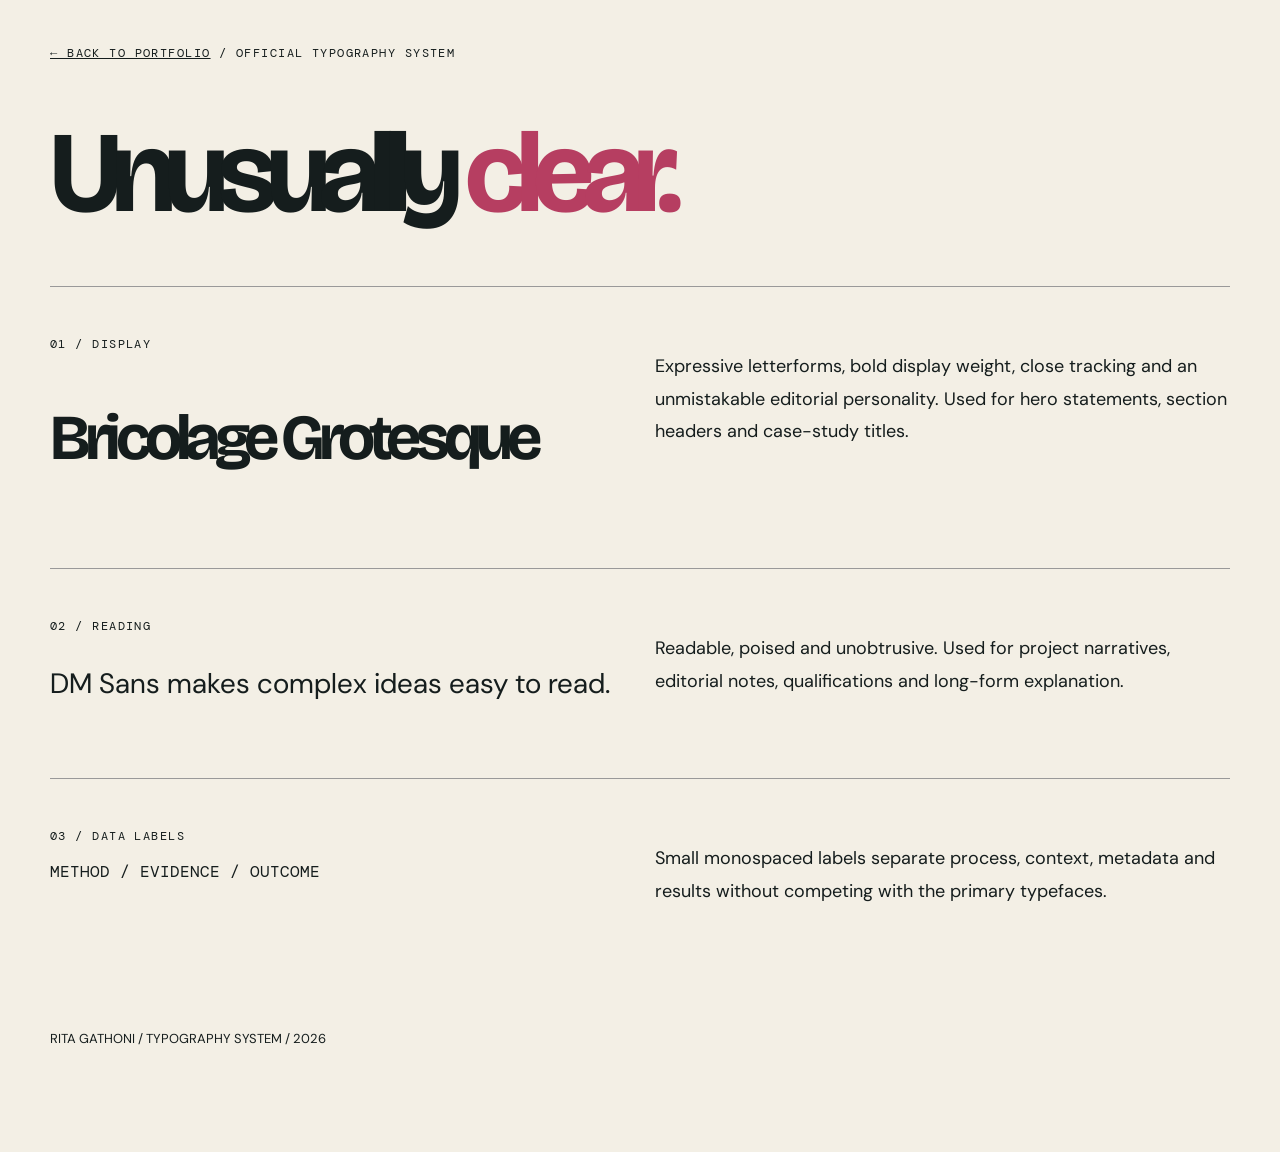
<file: font-gallery.html>
<!doctype html><html lang="en"><head><meta charset="utf-8"><meta name="viewport" content="width=device-width,initial-scale=1"><title>Typography System | Rita Gathoni</title><link rel="preconnect" href="https://fonts.googleapis.com"><link href="https://fonts.googleapis.com/css2?family=Bricolage+Grotesque:opsz,wght@12..96,400;12..96,500;12..96,600;12..96,700;12..96,800&family=DM+Sans:opsz,wght@9..40,400;9..40,500;9..40,600;9..40,700&family=DM+Mono:wght@400;500&display=swap" rel="stylesheet"><style>body{margin:0;background:#f3efe5;color:#151d1d;font-family:'DM Sans',sans-serif}main{max-width:1180px;margin:auto;padding:45px 25px}a{color:inherit}h1,h2{font-family:'Bricolage Grotesque',sans-serif;letter-spacing:-.09em;line-height:1}h1{font-size:clamp(3rem,9vw,9rem);margin:55px 0}h2{font-size:clamp(2rem,5vw,5rem)}.eyebrow{font:12px 'DM Mono',monospace;letter-spacing:.12em;text-transform:uppercase}.row{padding:45px 0;border-top:1px solid #999;display:grid;grid-template-columns:1fr 1fr;gap:30px}p{font-size:18px;line-height:1.8}.main{color:#b63e61}footer{padding:60px 0;font-size:13px}@media(max-width:700px){.row{grid-template-columns:1fr}}</style></head><body><main><div class="eyebrow"><a href="index.html">← Back to portfolio</a> / Official typography system</div><h1>Unusually <span class="main">clear.</span></h1><section class="row"><div><span class="eyebrow">01 / Display</span><h2>Bricolage Grotesque</h2></div><p>Expressive letterforms, bold display weight, close tracking and an unmistakable editorial personality. Used for hero statements, section headers and case-study titles.</p></section><section class="row"><div><span class="eyebrow">02 / Reading</span><p style="font-size:28px;line-height:1.5">DM Sans makes complex ideas easy to read.</p></div><p>Readable, poised and unobtrusive. Used for project narratives, editorial notes, qualifications and long-form explanation.</p></section><section class="row"><div><span class="eyebrow">03 / Data labels</span><p style="font:16px 'DM Mono',monospace">METHOD / EVIDENCE / OUTCOME</p></div><p>Small monospaced labels separate process, context, metadata and results without competing with the primary typefaces.</p></section><footer>RITA GATHONI / TYPOGRAPHY SYSTEM / 2026</footer></main></body></html>
</file>
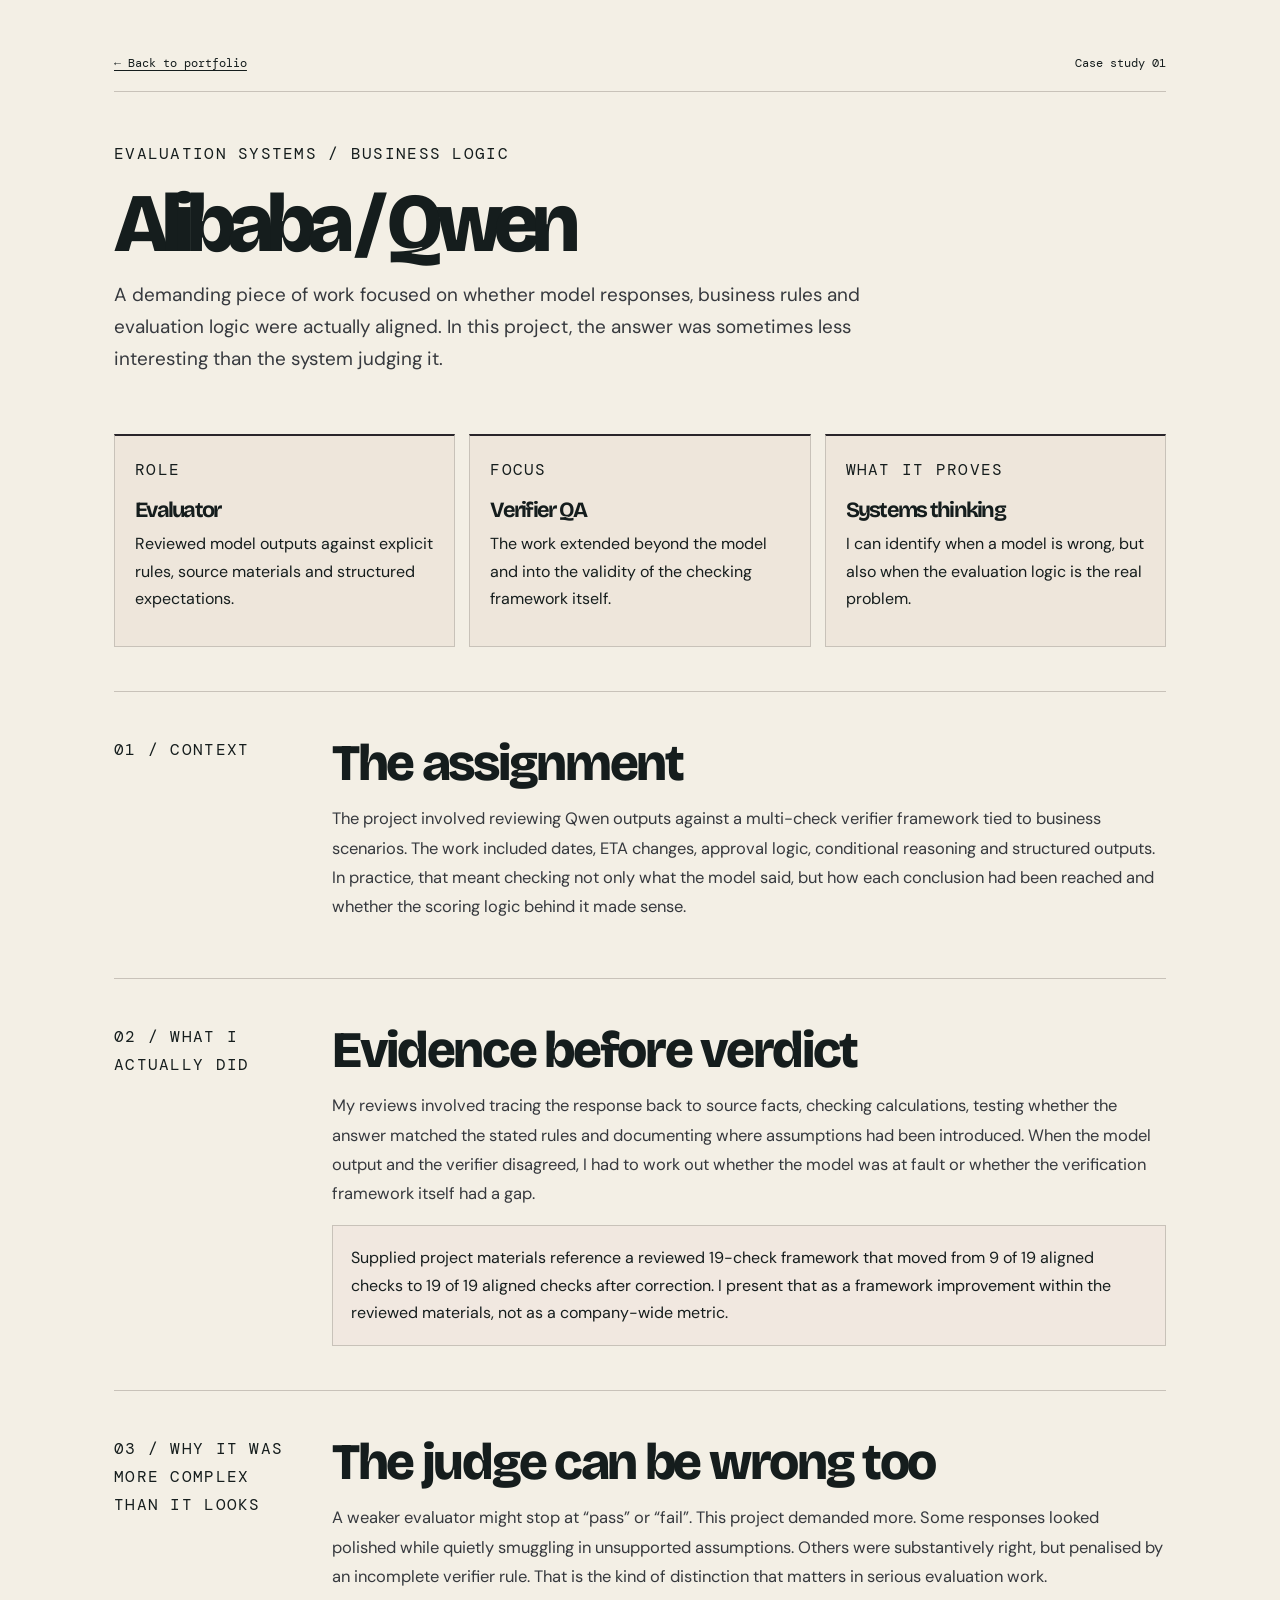
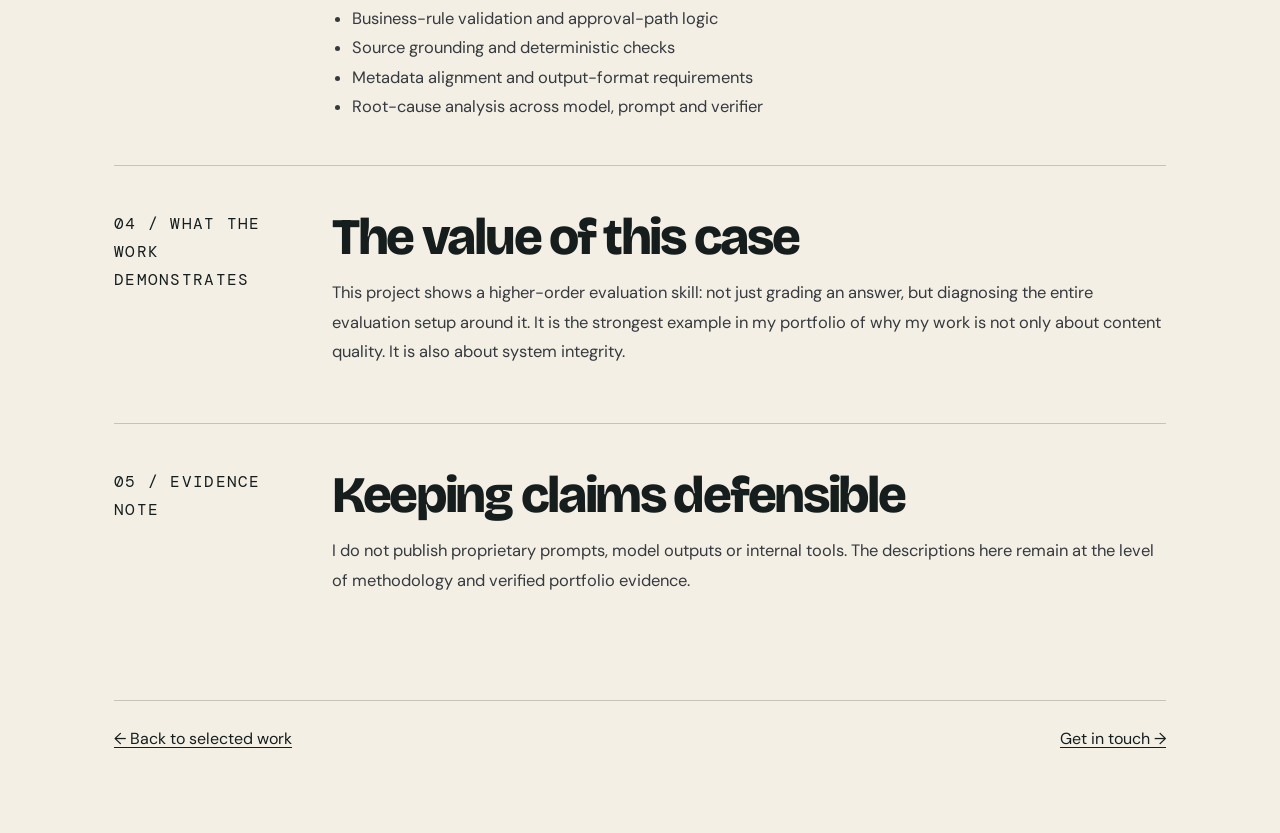
<file: case-studies/alibaba-qwen.html>
<!doctype html>
<html lang="en">
<head>
  <meta charset="utf-8" />
  <meta name="viewport" content="width=device-width, initial-scale=1" />
  <meta name="theme-color" content="#f8f4ec" />
  <title>Alibaba / Qwen | Rita Gathoni</title>
  <link rel="preconnect" href="https://fonts.googleapis.com" />
  <link rel="preconnect" href="https://fonts.gstatic.com" crossorigin />
  <link href="https://fonts.googleapis.com/css2?family=Bricolage+Grotesque:opsz,wght@12..96,400;12..96,500;12..96,600;12..96,700;12..96,800&family=DM+Sans:opsz,wght@9..40,400;9..40,500;9..40,600;9..40,700&family=DM+Mono:wght@400;500&display=swap" rel="stylesheet" />
  <link rel="stylesheet" href="../styles.css" />
</head>
<body>
  <main class="story-shell">
    <div class="story-top"><a href="../index.html">← Back to portfolio</a><span>Case study 01</span></div>
    <header class="story-lead">
      <p class="eyebrow">Evaluation systems / business logic</p>
      <h1>Alibaba / Qwen</h1>
      <p class="story-dek">A demanding piece of work focused on whether model responses, business rules and evaluation logic were actually aligned. In this project, the answer was sometimes less interesting than the system judging it.</p>
    </header>
    <section class="story-hero">
      <article><span class="eyebrow">Role</span><strong>Evaluator</strong><p>Reviewed model outputs against explicit rules, source materials and structured expectations.</p></article>
      <article><span class="eyebrow">Focus</span><strong>Verifier QA</strong><p>The work extended beyond the model and into the validity of the checking framework itself.</p></article>
      <article><span class="eyebrow">What it proves</span><strong>Systems thinking</strong><p>I can identify when a model is wrong, but also when the evaluation logic is the real problem.</p></article>
    </section>
    <section class="story-block"><div class="section-no">01 / Context</div><div><h2>The assignment</h2><p>The project involved reviewing Qwen outputs against a multi-check verifier framework tied to business scenarios. The work included dates, ETA changes, approval logic, conditional reasoning and structured outputs. In practice, that meant checking not only what the model said, but how each conclusion had been reached and whether the scoring logic behind it made sense.</p></div></section>
<section class="story-block"><div class="section-no">02 / What I actually did</div><div><h2>Evidence before verdict</h2><p>My reviews involved tracing the response back to source facts, checking calculations, testing whether the answer matched the stated rules and documenting where assumptions had been introduced. When the model output and the verifier disagreed, I had to work out whether the model was at fault or whether the verification framework itself had a gap.</p><div class="story-proof">Supplied project materials reference a reviewed 19-check framework that moved from 9 of 19 aligned checks to 19 of 19 aligned checks after correction. I present that as a framework improvement within the reviewed materials, not as a company-wide metric.</div></div></section>
<section class="story-block"><div class="section-no">03 / Why it was more complex than it looks</div><div><h2>The judge can be wrong too</h2><p>A weaker evaluator might stop at “pass” or “fail”. This project demanded more. Some responses looked polished while quietly smuggling in unsupported assumptions. Others were substantively right, but penalised by an incomplete verifier rule. That is the kind of distinction that matters in serious evaluation work.</p><ul><li>Business-rule validation and approval-path logic</li><li>Source grounding and deterministic checks</li><li>Metadata alignment and output-format requirements</li><li>Root-cause analysis across model, prompt and verifier</li></ul></div></section>
<section class="story-block"><div class="section-no">04 / What the work demonstrates</div><div><h2>The value of this case</h2><p>This project shows a higher-order evaluation skill: not just grading an answer, but diagnosing the entire evaluation setup around it. It is the strongest example in my portfolio of why my work is not only about content quality. It is also about system integrity.</p></div></section>
<section class="story-block"><div class="section-no">05 / Evidence note</div><div><h2>Keeping claims defensible</h2><p>I do not publish proprietary prompts, model outputs or internal tools. The descriptions here remain at the level of methodology and verified portfolio evidence.</p></div></section>
    <div class="story-nav"><a href="../index.html#featured">← Back to selected work</a><a href="../index.html#contact">Get in touch →</a></div>
  </main>
</body>
</html>
</file>
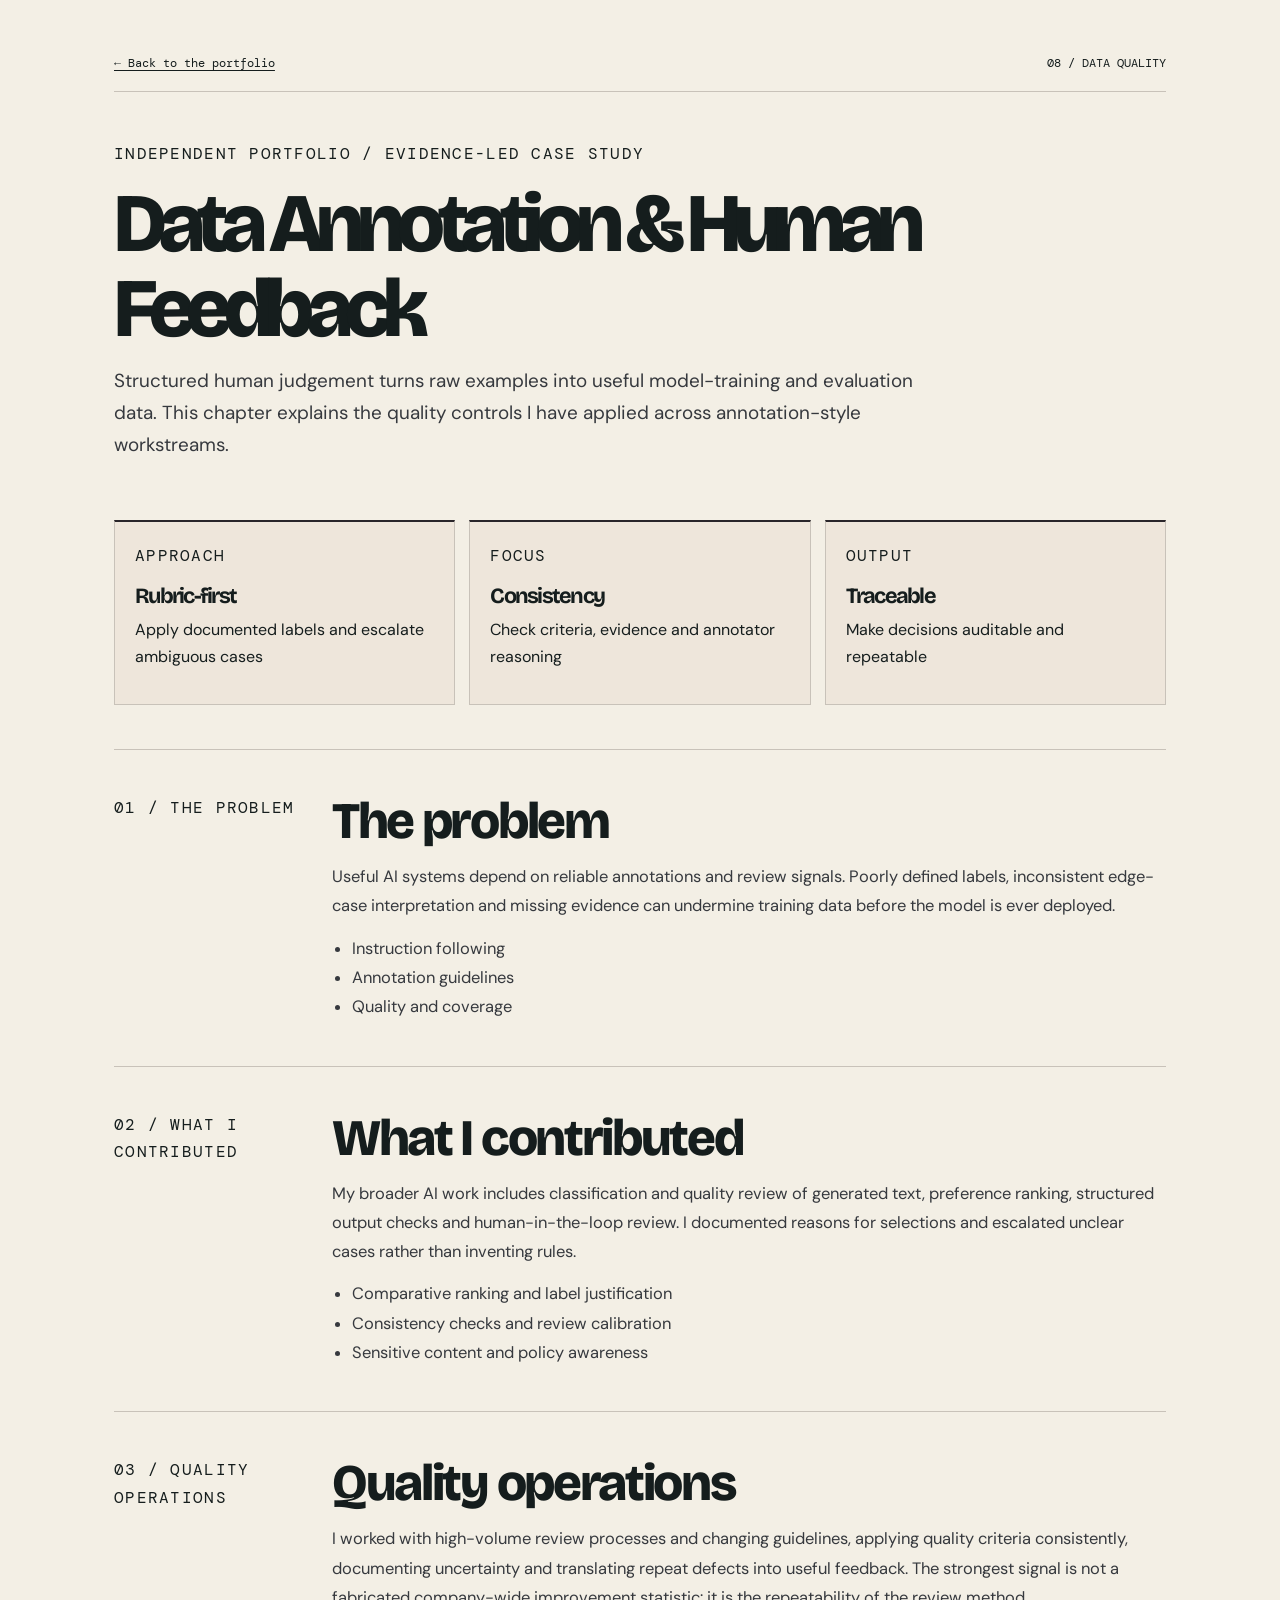
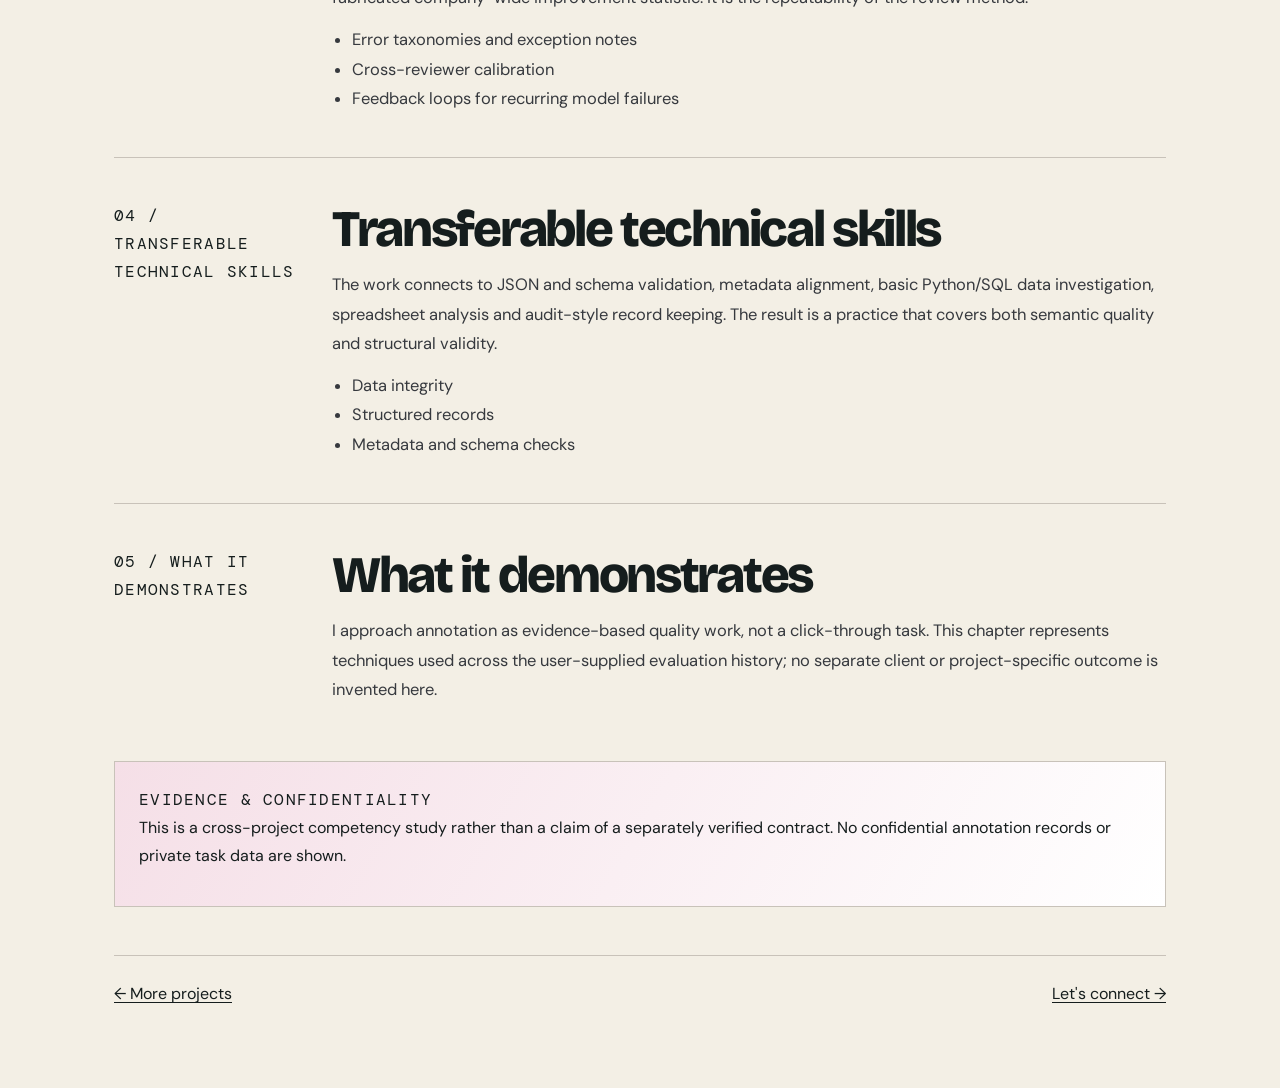
<file: case-studies/data-annotation.html>
<!doctype html><html lang="en"><head><meta charset="utf-8"><meta name="viewport" content="width=device-width,initial-scale=1"><title>Data Annotation &amp; Human Feedback | Rita Gathoni</title><meta name="description" content="Structured human judgement turns raw examples into useful model-training and evaluation data. This chapter explains the quality controls I have applied acr"><link rel="preconnect" href="https://fonts.googleapis.com"><link href="https://fonts.googleapis.com/css2?family=Bricolage+Grotesque:opsz,wght@12..96,400;12..96,500;12..96,600;12..96,700;12..96,800&family=DM+Sans:opsz,wght@9..40,400;9..40,500;9..40,600;9..40,700&family=DM+Mono:wght@400;500&display=swap" rel="stylesheet" /><link rel="stylesheet" href="../styles.css"></head><body><main class="story-shell"><header class="story-top"><a href="../index.html#project-index">← Back to the portfolio</a><span>08 / DATA QUALITY</span></header><section class="story-lead"><p class="eyebrow">INDEPENDENT PORTFOLIO / EVIDENCE-LED CASE STUDY</p><h1>Data Annotation &amp; Human Feedback</h1><p class="story-dek">Structured human judgement turns raw examples into useful model-training and evaluation data. This chapter explains the quality controls I have applied across annotation-style workstreams.</p></section><div class="story-hero"><article><span class="eyebrow">APPROACH</span><strong>Rubric-first</strong><p>Apply documented labels and escalate ambiguous cases</p></article><article><span class="eyebrow">FOCUS</span><strong>Consistency</strong><p>Check criteria, evidence and annotator reasoning</p></article><article><span class="eyebrow">OUTPUT</span><strong>Traceable</strong><p>Make decisions auditable and repeatable</p></article></div><section class="story-block reveal"><span class="section-no">01 / THE PROBLEM</span><div><h2>The problem</h2><p>Useful AI systems depend on reliable annotations and review signals. Poorly defined labels, inconsistent edge-case interpretation and missing evidence can undermine training data before the model is ever deployed.</p><ul><li>Instruction following</li><li>Annotation guidelines</li><li>Quality and coverage</li></ul></div></section><section class="story-block reveal"><span class="section-no">02 / WHAT I CONTRIBUTED</span><div><h2>What I contributed</h2><p>My broader AI work includes classification and quality review of generated text, preference ranking, structured output checks and human-in-the-loop review. I documented reasons for selections and escalated unclear cases rather than inventing rules.</p><ul><li>Comparative ranking and label justification</li><li>Consistency checks and review calibration</li><li>Sensitive content and policy awareness</li></ul></div></section><section class="story-block reveal"><span class="section-no">03 / QUALITY OPERATIONS</span><div><h2>Quality operations</h2><p>I worked with high-volume review processes and changing guidelines, applying quality criteria consistently, documenting uncertainty and translating repeat defects into useful feedback. The strongest signal is not a fabricated company-wide improvement statistic: it is the repeatability of the review method.</p><ul><li>Error taxonomies and exception notes</li><li>Cross-reviewer calibration</li><li>Feedback loops for recurring model failures</li></ul></div></section><section class="story-block reveal"><span class="section-no">04 / TRANSFERABLE TECHNICAL SKILLS</span><div><h2>Transferable technical skills</h2><p>The work connects to JSON and schema validation, metadata alignment, basic Python/SQL data investigation, spreadsheet analysis and audit-style record keeping. The result is a practice that covers both semantic quality and structural validity.</p><ul><li>Data integrity</li><li>Structured records</li><li>Metadata and schema checks</li></ul></div></section><section class="story-block reveal"><span class="section-no">05 / WHAT IT DEMONSTRATES</span><div><h2>What it demonstrates</h2><p>I approach annotation as evidence-based quality work, not a click-through task. This chapter represents techniques used across the user-supplied evaluation history; no separate client or project-specific outcome is invented here.</p></div></section><div class="story-panel"><span class="eyebrow">EVIDENCE & CONFIDENTIALITY</span><p>This is a cross-project competency study rather than a claim of a separately verified contract. No confidential annotation records or private task data are shown.</p></div><footer class="story-nav"><a href="../index.html#project-index">← More projects</a><a href="../index.html#contact">Let's connect →</a></footer></main><script src="../script.js"></script></body></html>
</file>
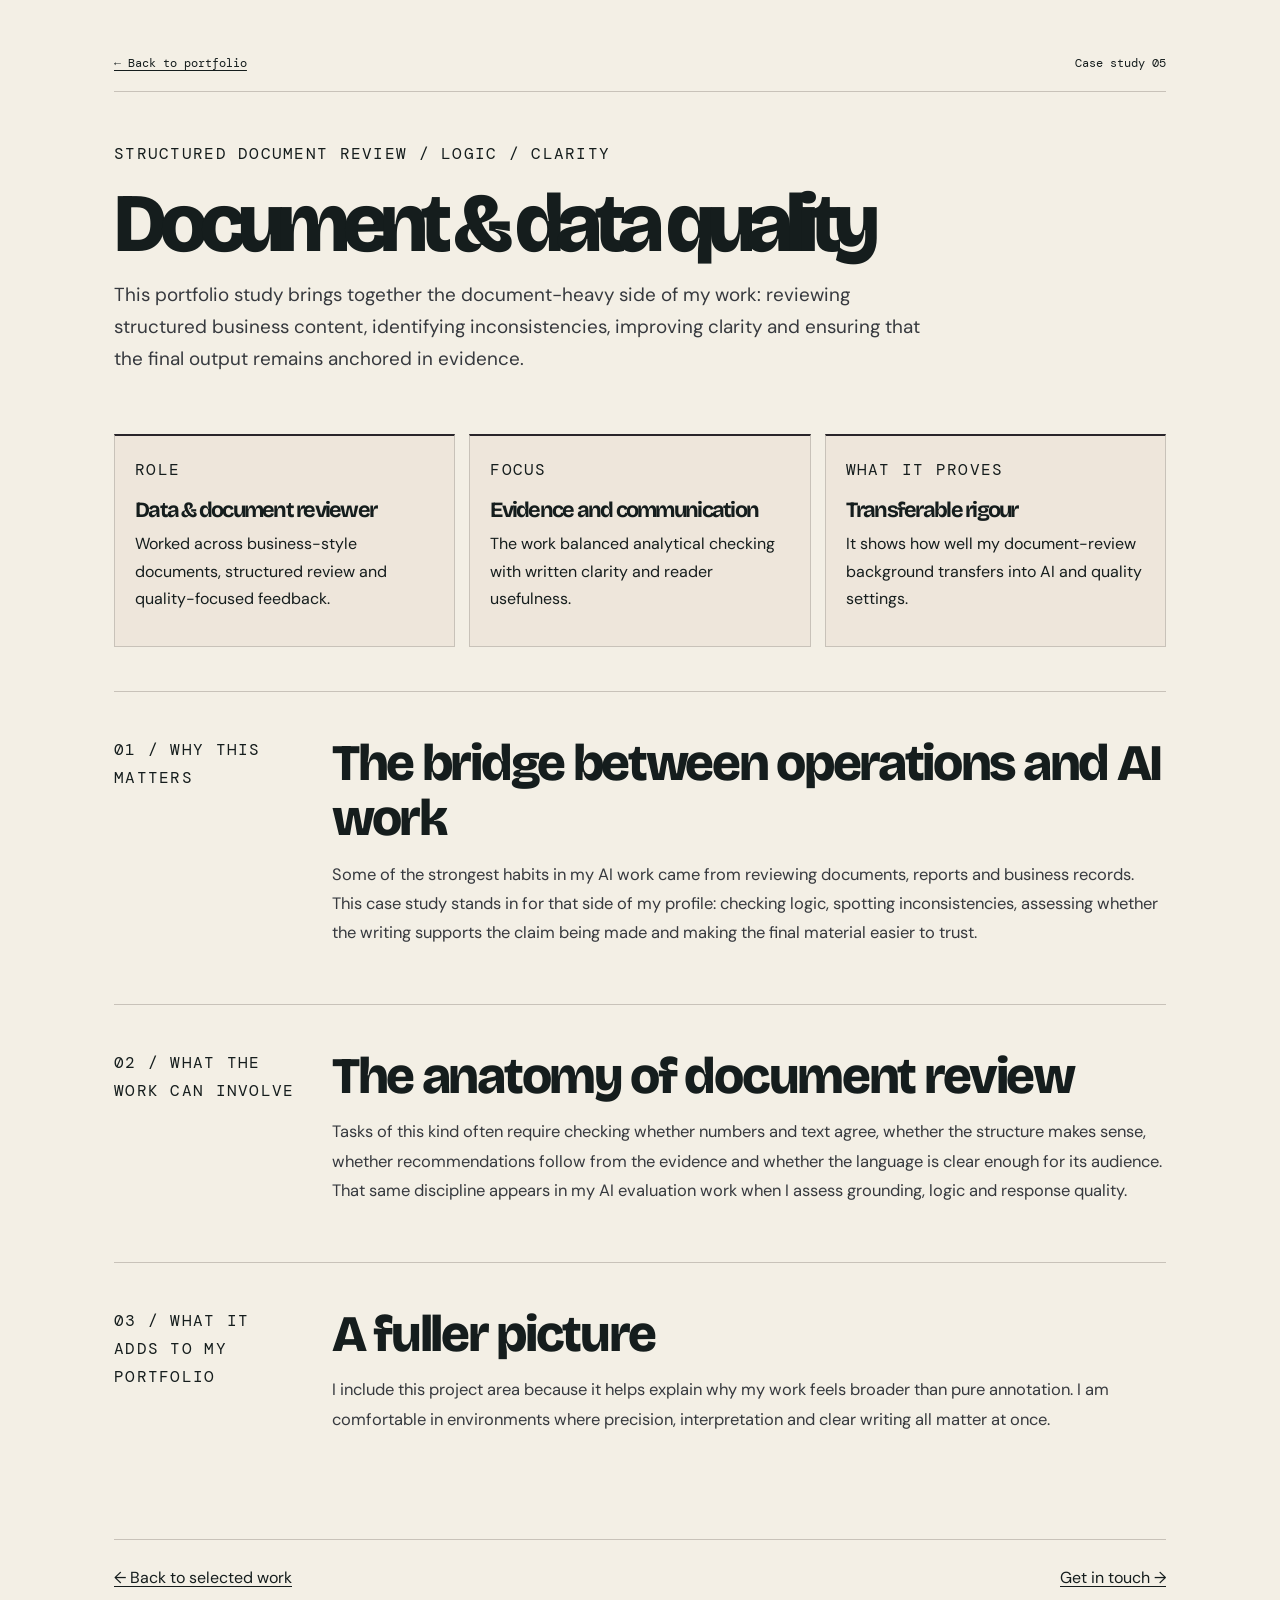
<file: case-studies/document-quality.html>
<!doctype html>
<html lang="en">
<head>
  <meta charset="utf-8" />
  <meta name="viewport" content="width=device-width, initial-scale=1" />
  <meta name="theme-color" content="#f8f4ec" />
  <title>Document & data quality | Rita Gathoni</title>
  <link rel="preconnect" href="https://fonts.googleapis.com" />
  <link rel="preconnect" href="https://fonts.gstatic.com" crossorigin />
  <link href="https://fonts.googleapis.com/css2?family=Bricolage+Grotesque:opsz,wght@12..96,400;12..96,500;12..96,600;12..96,700;12..96,800&family=DM+Sans:opsz,wght@9..40,400;9..40,500;9..40,600;9..40,700&family=DM+Mono:wght@400;500&display=swap" rel="stylesheet" />
  <link rel="stylesheet" href="../styles.css" />
</head>
<body>
  <main class="story-shell">
    <div class="story-top"><a href="../index.html">← Back to portfolio</a><span>Case study 05</span></div>
    <header class="story-lead">
      <p class="eyebrow">Structured document review / logic / clarity</p>
      <h1>Document & data quality</h1>
      <p class="story-dek">This portfolio study brings together the document-heavy side of my work: reviewing structured business content, identifying inconsistencies, improving clarity and ensuring that the final output remains anchored in evidence.</p>
    </header>
    <section class="story-hero">
      <article><span class="eyebrow">Role</span><strong>Data & document reviewer</strong><p>Worked across business-style documents, structured review and quality-focused feedback.</p></article>
      <article><span class="eyebrow">Focus</span><strong>Evidence and communication</strong><p>The work balanced analytical checking with written clarity and reader usefulness.</p></article>
      <article><span class="eyebrow">What it proves</span><strong>Transferable rigour</strong><p>It shows how well my document-review background transfers into AI and quality settings.</p></article>
    </section>
    <section class="story-block"><div class="section-no">01 / Why this matters</div><div><h2>The bridge between operations and AI work</h2><p>Some of the strongest habits in my AI work came from reviewing documents, reports and business records. This case study stands in for that side of my profile: checking logic, spotting inconsistencies, assessing whether the writing supports the claim being made and making the final material easier to trust.</p></div></section>
<section class="story-block"><div class="section-no">02 / What the work can involve</div><div><h2>The anatomy of document review</h2><p>Tasks of this kind often require checking whether numbers and text agree, whether the structure makes sense, whether recommendations follow from the evidence and whether the language is clear enough for its audience. That same discipline appears in my AI evaluation work when I assess grounding, logic and response quality.</p></div></section>
<section class="story-block"><div class="section-no">03 / What it adds to my portfolio</div><div><h2>A fuller picture</h2><p>I include this project area because it helps explain why my work feels broader than pure annotation. I am comfortable in environments where precision, interpretation and clear writing all matter at once.</p></div></section>
    <div class="story-nav"><a href="../index.html#featured">← Back to selected work</a><a href="../index.html#contact">Get in touch →</a></div>
  </main>
</body>
</html>
</file>
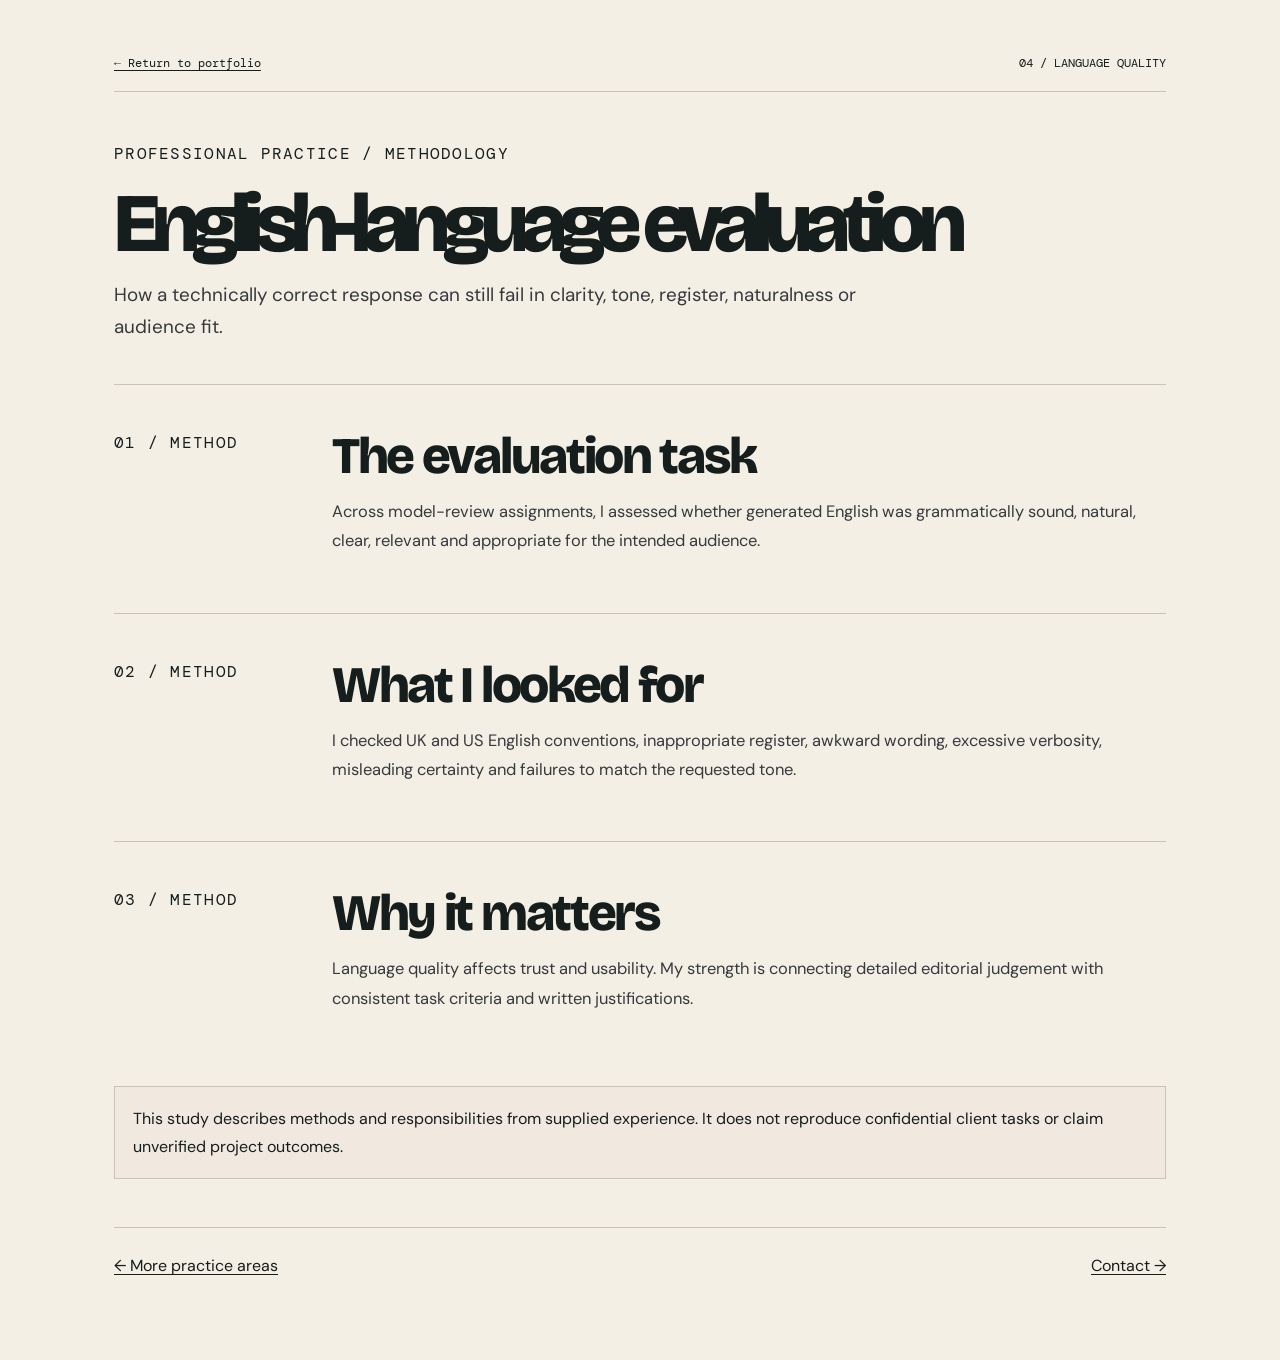
<file: case-studies/language-evaluation.html>
<!doctype html><html lang="en"><head><meta charset="utf-8"><meta name="viewport" content="width=device-width,initial-scale=1"><title>English-language evaluation | Rita Gathoni</title><link rel="preconnect" href="https://fonts.googleapis.com"><link rel="preconnect" href="https://fonts.gstatic.com" crossorigin><link href="https://fonts.googleapis.com/css2?family=Bricolage+Grotesque:opsz,wght@12..96,400;12..96,500;12..96,600;12..96,700;12..96,800&family=DM+Sans:opsz,wght@9..40,400;9..40,500;9..40,600;9..40,700&family=DM+Mono:wght@400;500&display=swap" rel="stylesheet"><link rel="stylesheet" href="../styles.css"></head><body><main class="story-shell"><div class="story-top"><a href="../index.html">← Return to portfolio</a><span>04 / LANGUAGE QUALITY</span></div><header class="story-lead"><p class="eyebrow">Professional practice / Methodology</p><h1>English-language evaluation</h1><p class="story-dek">How a technically correct response can still fail in clarity, tone, register, naturalness or audience fit.</p></header><section class="story-block"><div class="section-no">01 / METHOD</div><div><h2>The evaluation task</h2><p>Across model-review assignments, I assessed whether generated English was grammatically sound, natural, clear, relevant and appropriate for the intended audience.</p></div></section><section class="story-block"><div class="section-no">02 / METHOD</div><div><h2>What I looked for</h2><p>I checked UK and US English conventions, inappropriate register, awkward wording, excessive verbosity, misleading certainty and failures to match the requested tone.</p></div></section><section class="story-block"><div class="section-no">03 / METHOD</div><div><h2>Why it matters</h2><p>Language quality affects trust and usability. My strength is connecting detailed editorial judgement with consistent task criteria and written justifications.</p></div></section><div class="story-proof">This study describes methods and responsibilities from supplied experience. It does not reproduce confidential client tasks or claim unverified project outcomes.</div><div class="story-nav"><a href="../index.html#work-details">← More practice areas</a><a href="../index.html#contact">Contact →</a></div></main></body></html>
</file>
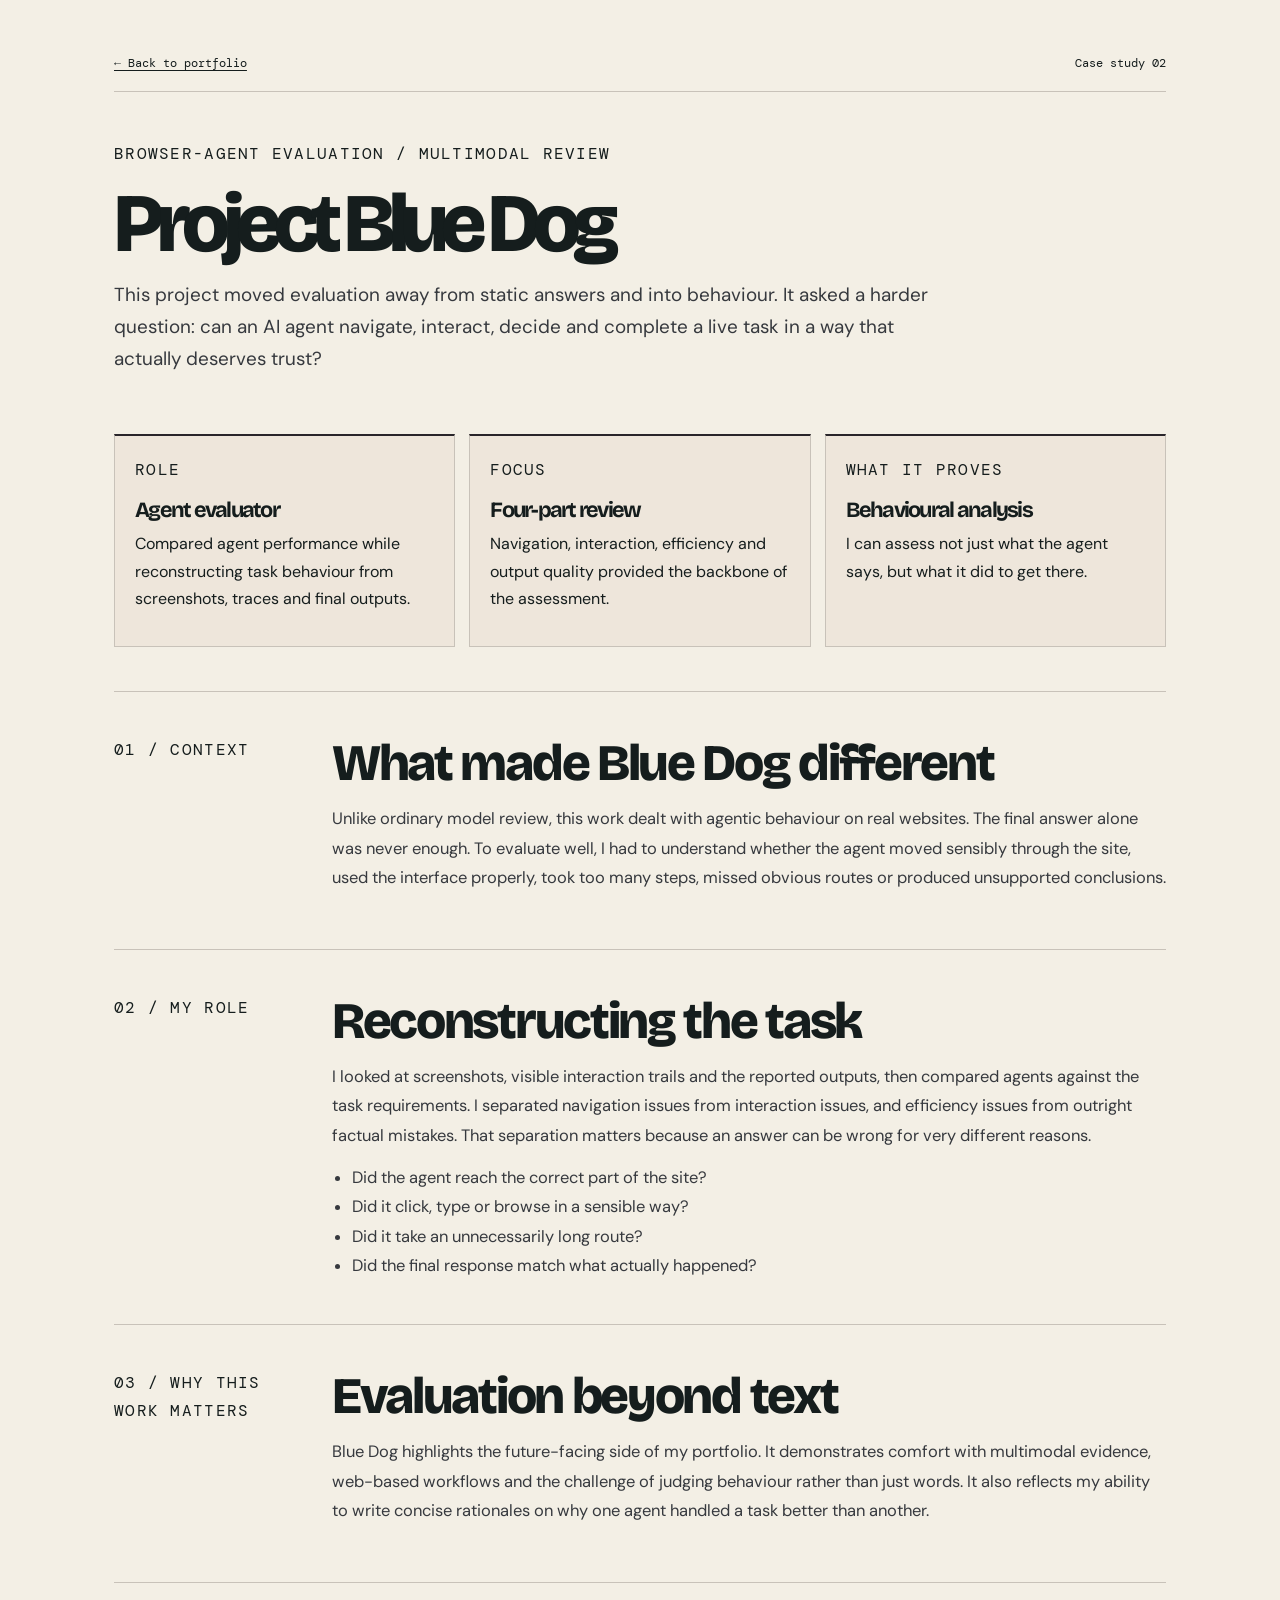
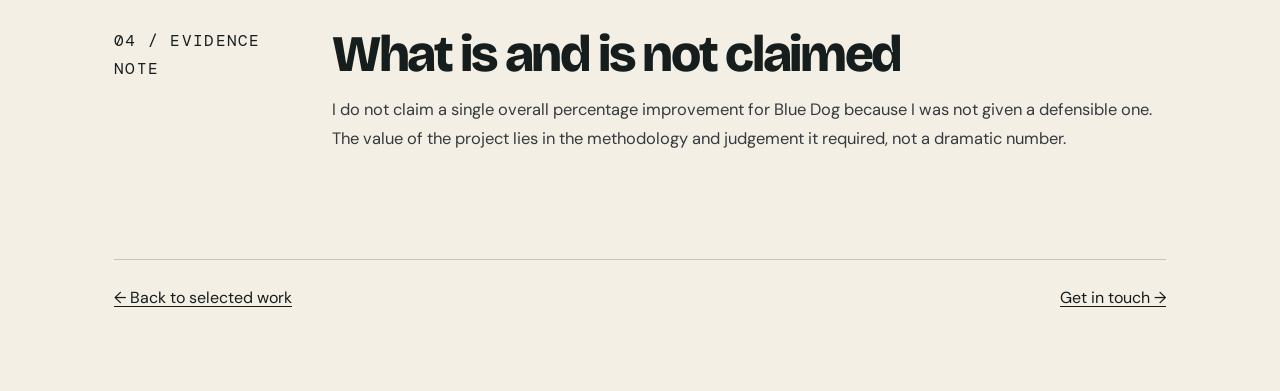
<file: case-studies/project-blue-dog.html>
<!doctype html>
<html lang="en">
<head>
  <meta charset="utf-8" />
  <meta name="viewport" content="width=device-width, initial-scale=1" />
  <meta name="theme-color" content="#f8f4ec" />
  <title>Project Blue Dog | Rita Gathoni</title>
  <link rel="preconnect" href="https://fonts.googleapis.com" />
  <link rel="preconnect" href="https://fonts.gstatic.com" crossorigin />
  <link href="https://fonts.googleapis.com/css2?family=Bricolage+Grotesque:opsz,wght@12..96,400;12..96,500;12..96,600;12..96,700;12..96,800&family=DM+Sans:opsz,wght@9..40,400;9..40,500;9..40,600;9..40,700&family=DM+Mono:wght@400;500&display=swap" rel="stylesheet" />
  <link rel="stylesheet" href="../styles.css" />
</head>
<body>
  <main class="story-shell">
    <div class="story-top"><a href="../index.html">← Back to portfolio</a><span>Case study 02</span></div>
    <header class="story-lead">
      <p class="eyebrow">Browser-agent evaluation / multimodal review</p>
      <h1>Project Blue Dog</h1>
      <p class="story-dek">This project moved evaluation away from static answers and into behaviour. It asked a harder question: can an AI agent navigate, interact, decide and complete a live task in a way that actually deserves trust?</p>
    </header>
    <section class="story-hero">
      <article><span class="eyebrow">Role</span><strong>Agent evaluator</strong><p>Compared agent performance while reconstructing task behaviour from screenshots, traces and final outputs.</p></article>
      <article><span class="eyebrow">Focus</span><strong>Four-part review</strong><p>Navigation, interaction, efficiency and output quality provided the backbone of the assessment.</p></article>
      <article><span class="eyebrow">What it proves</span><strong>Behavioural analysis</strong><p>I can assess not just what the agent says, but what it did to get there.</p></article>
    </section>
    <section class="story-block"><div class="section-no">01 / Context</div><div><h2>What made Blue Dog different</h2><p>Unlike ordinary model review, this work dealt with agentic behaviour on real websites. The final answer alone was never enough. To evaluate well, I had to understand whether the agent moved sensibly through the site, used the interface properly, took too many steps, missed obvious routes or produced unsupported conclusions.</p></div></section>
<section class="story-block"><div class="section-no">02 / My role</div><div><h2>Reconstructing the task</h2><p>I looked at screenshots, visible interaction trails and the reported outputs, then compared agents against the task requirements. I separated navigation issues from interaction issues, and efficiency issues from outright factual mistakes. That separation matters because an answer can be wrong for very different reasons.</p><ul><li>Did the agent reach the correct part of the site?</li><li>Did it click, type or browse in a sensible way?</li><li>Did it take an unnecessarily long route?</li><li>Did the final response match what actually happened?</li></ul></div></section>
<section class="story-block"><div class="section-no">03 / Why this work matters</div><div><h2>Evaluation beyond text</h2><p>Blue Dog highlights the future-facing side of my portfolio. It demonstrates comfort with multimodal evidence, web-based workflows and the challenge of judging behaviour rather than just words. It also reflects my ability to write concise rationales on why one agent handled a task better than another.</p></div></section>
<section class="story-block"><div class="section-no">04 / Evidence note</div><div><h2>What is and is not claimed</h2><p>I do not claim a single overall percentage improvement for Blue Dog because I was not given a defensible one. The value of the project lies in the methodology and judgement it required, not a dramatic number.</p></div></section>
    <div class="story-nav"><a href="../index.html#featured">← Back to selected work</a><a href="../index.html#contact">Get in touch →</a></div>
  </main>
</body>
</html>
</file>
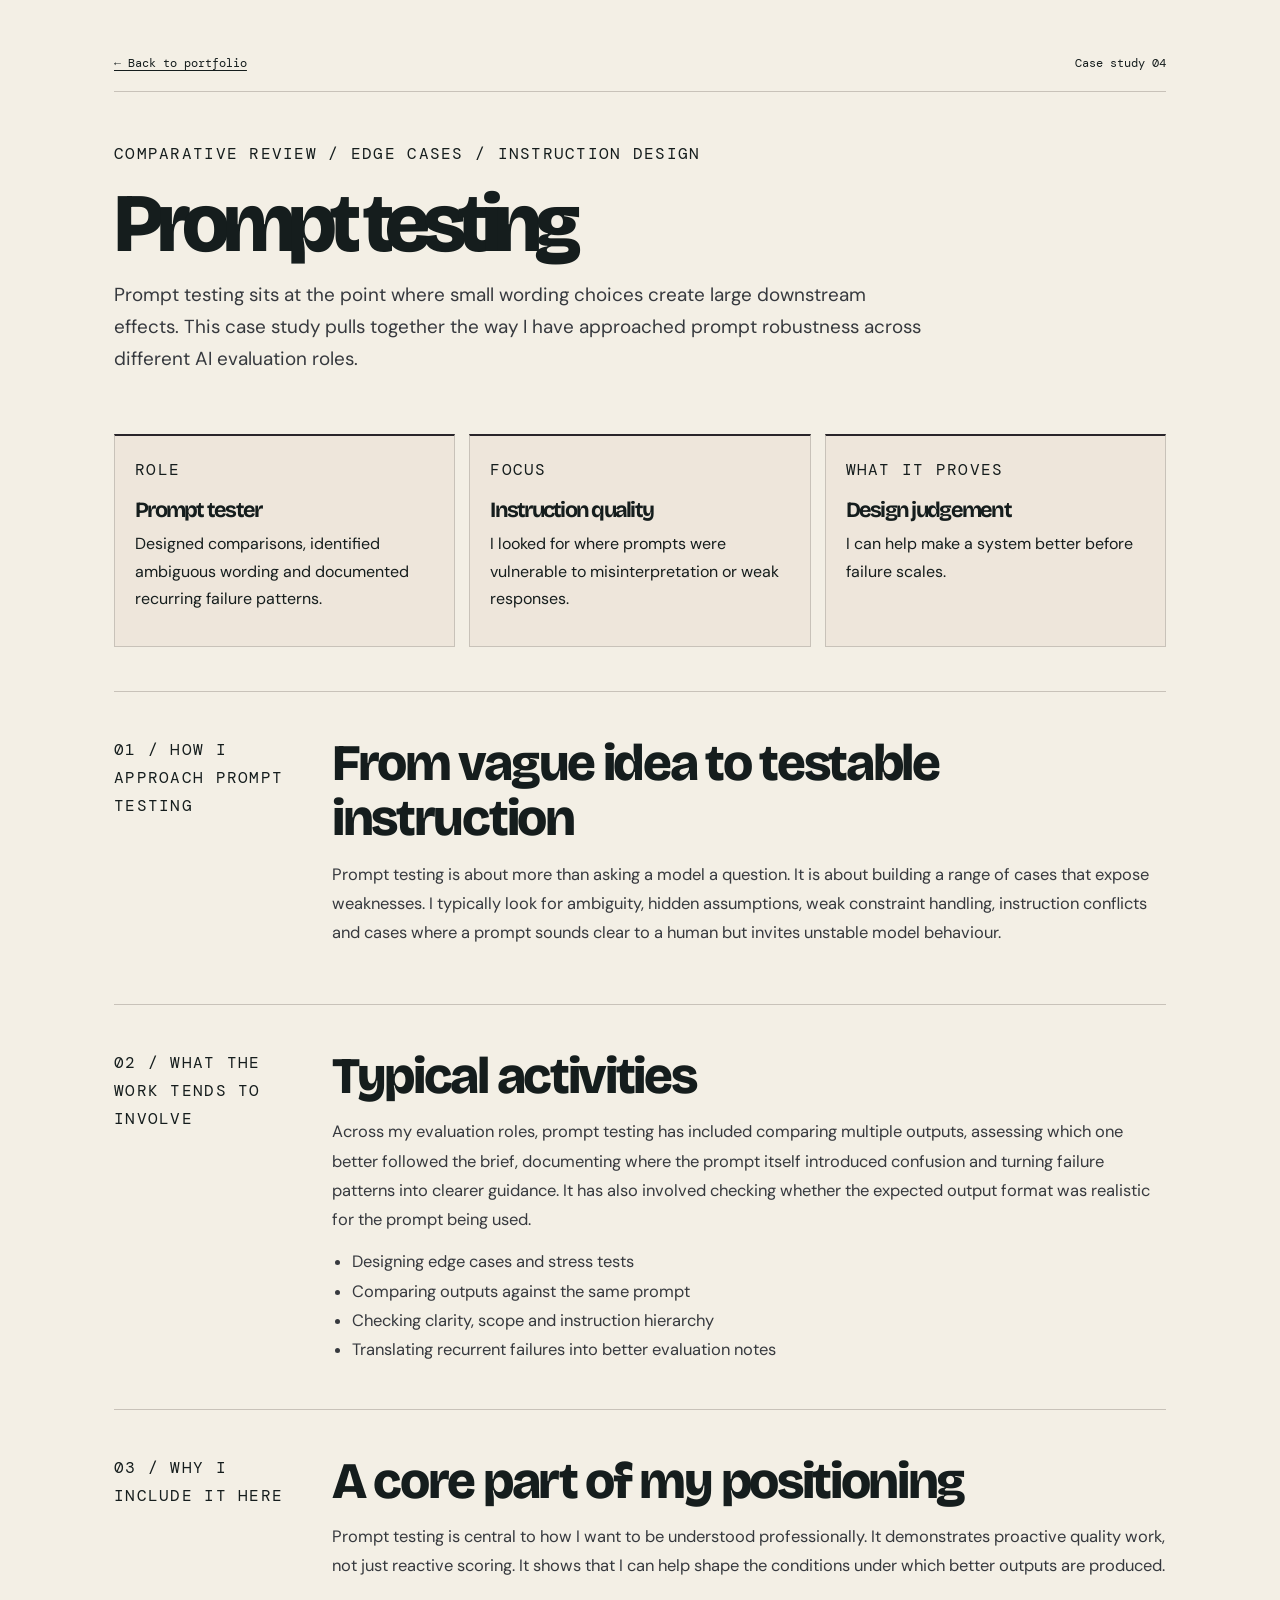
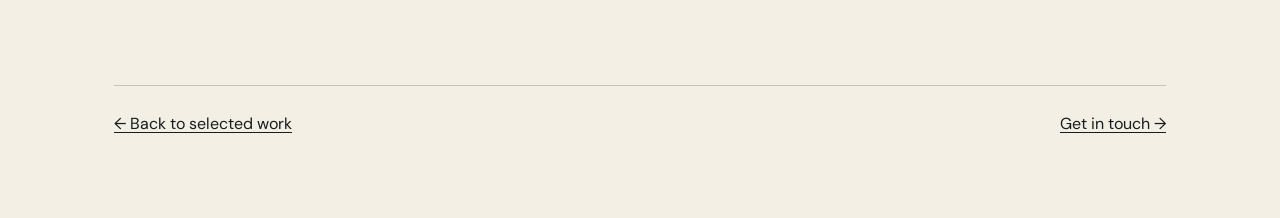
<file: case-studies/prompt-testing.html>
<!doctype html>
<html lang="en">
<head>
  <meta charset="utf-8" />
  <meta name="viewport" content="width=device-width, initial-scale=1" />
  <meta name="theme-color" content="#f8f4ec" />
  <title>Prompt testing | Rita Gathoni</title>
  <link rel="preconnect" href="https://fonts.googleapis.com" />
  <link rel="preconnect" href="https://fonts.gstatic.com" crossorigin />
  <link href="https://fonts.googleapis.com/css2?family=Bricolage+Grotesque:opsz,wght@12..96,400;12..96,500;12..96,600;12..96,700;12..96,800&family=DM+Sans:opsz,wght@9..40,400;9..40,500;9..40,600;9..40,700&family=DM+Mono:wght@400;500&display=swap" rel="stylesheet" />
  <link rel="stylesheet" href="../styles.css" />
</head>
<body>
  <main class="story-shell">
    <div class="story-top"><a href="../index.html">← Back to portfolio</a><span>Case study 04</span></div>
    <header class="story-lead">
      <p class="eyebrow">Comparative review / edge cases / instruction design</p>
      <h1>Prompt testing</h1>
      <p class="story-dek">Prompt testing sits at the point where small wording choices create large downstream effects. This case study pulls together the way I have approached prompt robustness across different AI evaluation roles.</p>
    </header>
    <section class="story-hero">
      <article><span class="eyebrow">Role</span><strong>Prompt tester</strong><p>Designed comparisons, identified ambiguous wording and documented recurring failure patterns.</p></article>
      <article><span class="eyebrow">Focus</span><strong>Instruction quality</strong><p>I looked for where prompts were vulnerable to misinterpretation or weak responses.</p></article>
      <article><span class="eyebrow">What it proves</span><strong>Design judgement</strong><p>I can help make a system better before failure scales.</p></article>
    </section>
    <section class="story-block"><div class="section-no">01 / How I approach prompt testing</div><div><h2>From vague idea to testable instruction</h2><p>Prompt testing is about more than asking a model a question. It is about building a range of cases that expose weaknesses. I typically look for ambiguity, hidden assumptions, weak constraint handling, instruction conflicts and cases where a prompt sounds clear to a human but invites unstable model behaviour.</p></div></section>
<section class="story-block"><div class="section-no">02 / What the work tends to involve</div><div><h2>Typical activities</h2><p>Across my evaluation roles, prompt testing has included comparing multiple outputs, assessing which one better followed the brief, documenting where the prompt itself introduced confusion and turning failure patterns into clearer guidance. It has also involved checking whether the expected output format was realistic for the prompt being used.</p><ul><li>Designing edge cases and stress tests</li><li>Comparing outputs against the same prompt</li><li>Checking clarity, scope and instruction hierarchy</li><li>Translating recurrent failures into better evaluation notes</li></ul></div></section>
<section class="story-block"><div class="section-no">03 / Why I include it here</div><div><h2>A core part of my positioning</h2><p>Prompt testing is central to how I want to be understood professionally. It demonstrates proactive quality work, not just reactive scoring. It shows that I can help shape the conditions under which better outputs are produced.</p></div></section>
    <div class="story-nav"><a href="../index.html#featured">← Back to selected work</a><a href="../index.html#contact">Get in touch →</a></div>
  </main>
</body>
</html>
</file>
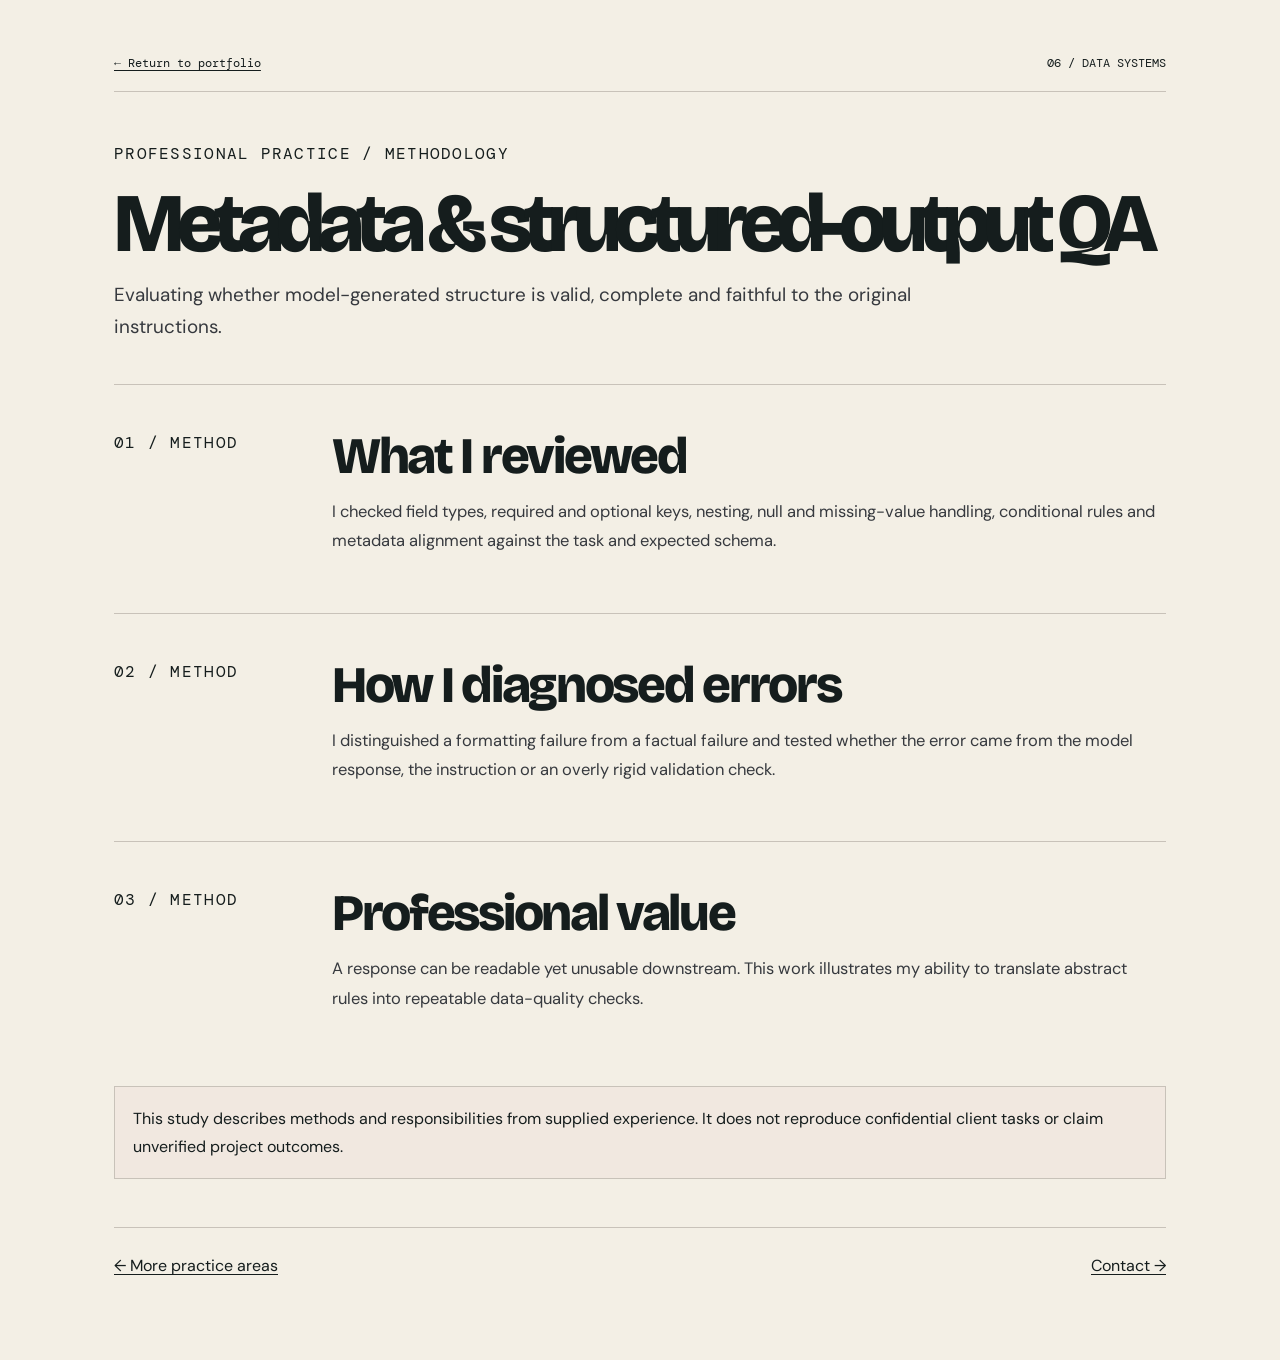
<file: case-studies/structured-output.html>
<!doctype html><html lang="en"><head><meta charset="utf-8"><meta name="viewport" content="width=device-width,initial-scale=1"><title>Metadata & structured-output QA | Rita Gathoni</title><link rel="preconnect" href="https://fonts.googleapis.com"><link rel="preconnect" href="https://fonts.gstatic.com" crossorigin><link href="https://fonts.googleapis.com/css2?family=Bricolage+Grotesque:opsz,wght@12..96,400;12..96,500;12..96,600;12..96,700;12..96,800&family=DM+Sans:opsz,wght@9..40,400;9..40,500;9..40,600;9..40,700&family=DM+Mono:wght@400;500&display=swap" rel="stylesheet"><link rel="stylesheet" href="../styles.css"></head><body><main class="story-shell"><div class="story-top"><a href="../index.html">← Return to portfolio</a><span>06 / DATA SYSTEMS</span></div><header class="story-lead"><p class="eyebrow">Professional practice / Methodology</p><h1>Metadata & structured-output QA</h1><p class="story-dek">Evaluating whether model-generated structure is valid, complete and faithful to the original instructions.</p></header><section class="story-block"><div class="section-no">01 / METHOD</div><div><h2>What I reviewed</h2><p>I checked field types, required and optional keys, nesting, null and missing-value handling, conditional rules and metadata alignment against the task and expected schema.</p></div></section><section class="story-block"><div class="section-no">02 / METHOD</div><div><h2>How I diagnosed errors</h2><p>I distinguished a formatting failure from a factual failure and tested whether the error came from the model response, the instruction or an overly rigid validation check.</p></div></section><section class="story-block"><div class="section-no">03 / METHOD</div><div><h2>Professional value</h2><p>A response can be readable yet unusable downstream. This work illustrates my ability to translate abstract rules into repeatable data-quality checks.</p></div></section><div class="story-proof">This study describes methods and responsibilities from supplied experience. It does not reproduce confidential client tasks or claim unverified project outcomes.</div><div class="story-nav"><a href="../index.html#work-details">← More practice areas</a><a href="../index.html#contact">Contact →</a></div></main></body></html>
</file>
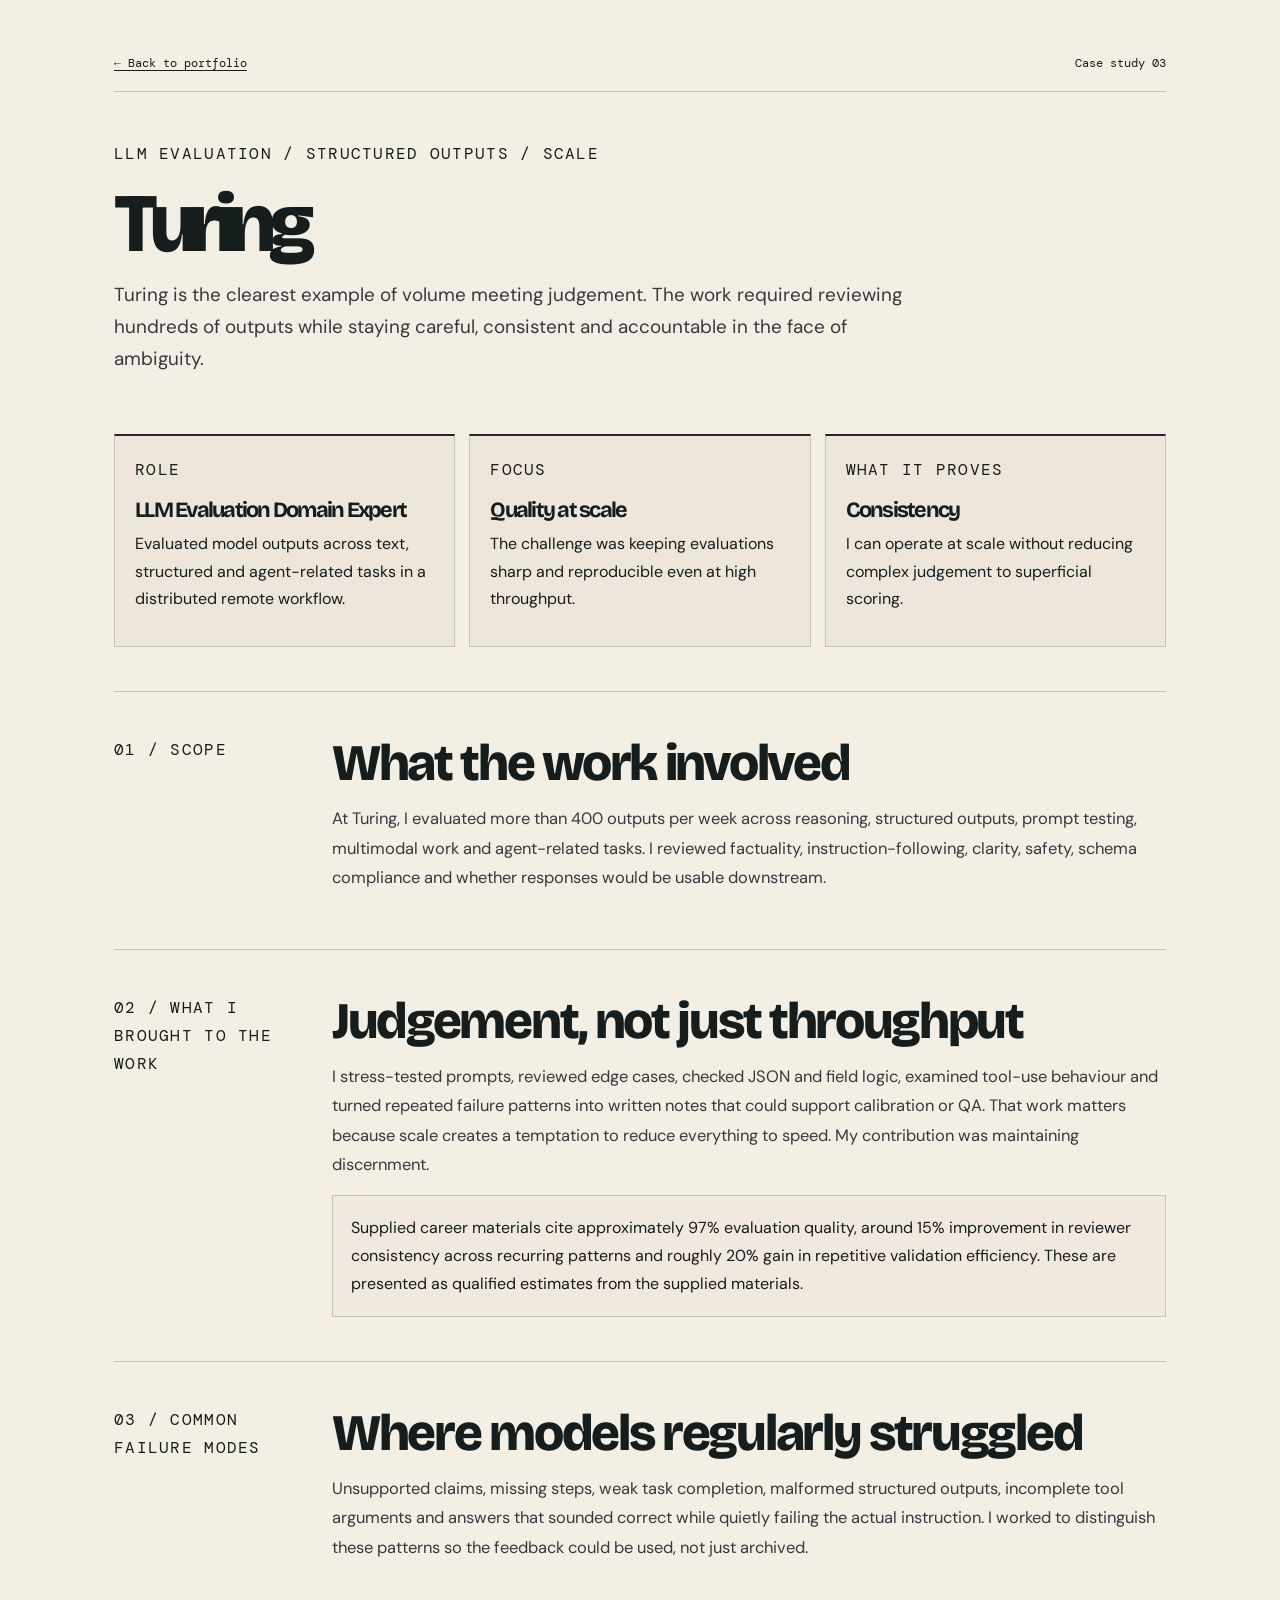
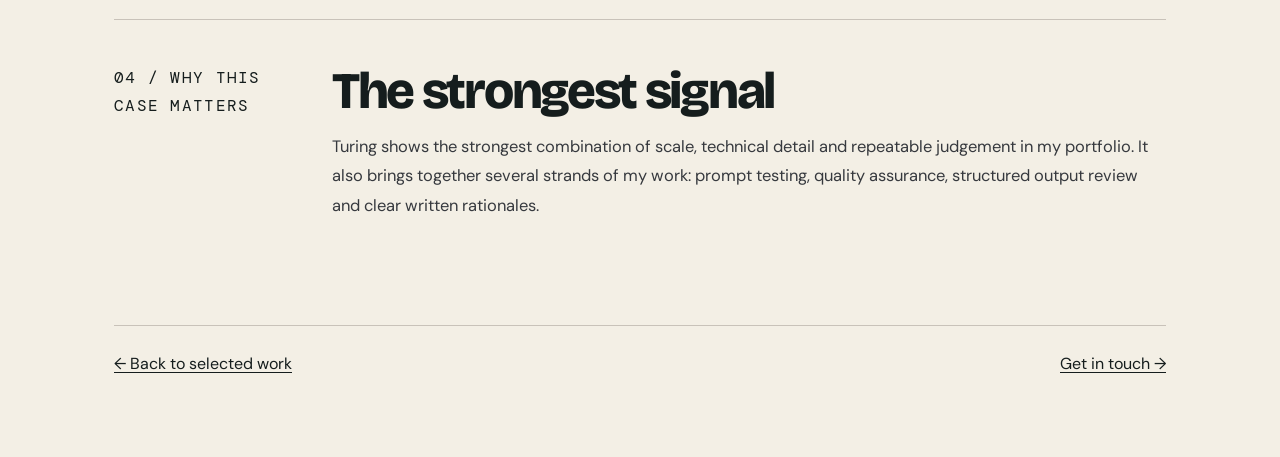
<file: case-studies/turing.html>
<!doctype html>
<html lang="en">
<head>
  <meta charset="utf-8" />
  <meta name="viewport" content="width=device-width, initial-scale=1" />
  <meta name="theme-color" content="#f8f4ec" />
  <title>Turing | Rita Gathoni</title>
  <link rel="preconnect" href="https://fonts.googleapis.com" />
  <link rel="preconnect" href="https://fonts.gstatic.com" crossorigin />
  <link href="https://fonts.googleapis.com/css2?family=Bricolage+Grotesque:opsz,wght@12..96,400;12..96,500;12..96,600;12..96,700;12..96,800&family=DM+Sans:opsz,wght@9..40,400;9..40,500;9..40,600;9..40,700&family=DM+Mono:wght@400;500&display=swap" rel="stylesheet" />
  <link rel="stylesheet" href="../styles.css" />
</head>
<body>
  <main class="story-shell">
    <div class="story-top"><a href="../index.html">← Back to portfolio</a><span>Case study 03</span></div>
    <header class="story-lead">
      <p class="eyebrow">LLM evaluation / structured outputs / scale</p>
      <h1>Turing</h1>
      <p class="story-dek">Turing is the clearest example of volume meeting judgement. The work required reviewing hundreds of outputs while staying careful, consistent and accountable in the face of ambiguity.</p>
    </header>
    <section class="story-hero">
      <article><span class="eyebrow">Role</span><strong>LLM Evaluation Domain Expert</strong><p>Evaluated model outputs across text, structured and agent-related tasks in a distributed remote workflow.</p></article>
      <article><span class="eyebrow">Focus</span><strong>Quality at scale</strong><p>The challenge was keeping evaluations sharp and reproducible even at high throughput.</p></article>
      <article><span class="eyebrow">What it proves</span><strong>Consistency</strong><p>I can operate at scale without reducing complex judgement to superficial scoring.</p></article>
    </section>
    <section class="story-block"><div class="section-no">01 / Scope</div><div><h2>What the work involved</h2><p>At Turing, I evaluated more than 400 outputs per week across reasoning, structured outputs, prompt testing, multimodal work and agent-related tasks. I reviewed factuality, instruction-following, clarity, safety, schema compliance and whether responses would be usable downstream.</p></div></section>
<section class="story-block"><div class="section-no">02 / What I brought to the work</div><div><h2>Judgement, not just throughput</h2><p>I stress-tested prompts, reviewed edge cases, checked JSON and field logic, examined tool-use behaviour and turned repeated failure patterns into written notes that could support calibration or QA. That work matters because scale creates a temptation to reduce everything to speed. My contribution was maintaining discernment.</p><div class="story-proof">Supplied career materials cite approximately 97% evaluation quality, around 15% improvement in reviewer consistency across recurring patterns and roughly 20% gain in repetitive validation efficiency. These are presented as qualified estimates from the supplied materials.</div></div></section>
<section class="story-block"><div class="section-no">03 / Common failure modes</div><div><h2>Where models regularly struggled</h2><p>Unsupported claims, missing steps, weak task completion, malformed structured outputs, incomplete tool arguments and answers that sounded correct while quietly failing the actual instruction. I worked to distinguish these patterns so the feedback could be used, not just archived.</p></div></section>
<section class="story-block"><div class="section-no">04 / Why this case matters</div><div><h2>The strongest signal</h2><p>Turing shows the strongest combination of scale, technical detail and repeatable judgement in my portfolio. It also brings together several strands of my work: prompt testing, quality assurance, structured output review and clear written rationales.</p></div></section>
    <div class="story-nav"><a href="../index.html#featured">← Back to selected work</a><a href="../index.html#contact">Get in touch →</a></div>
  </main>
</body>
</html>
</file>
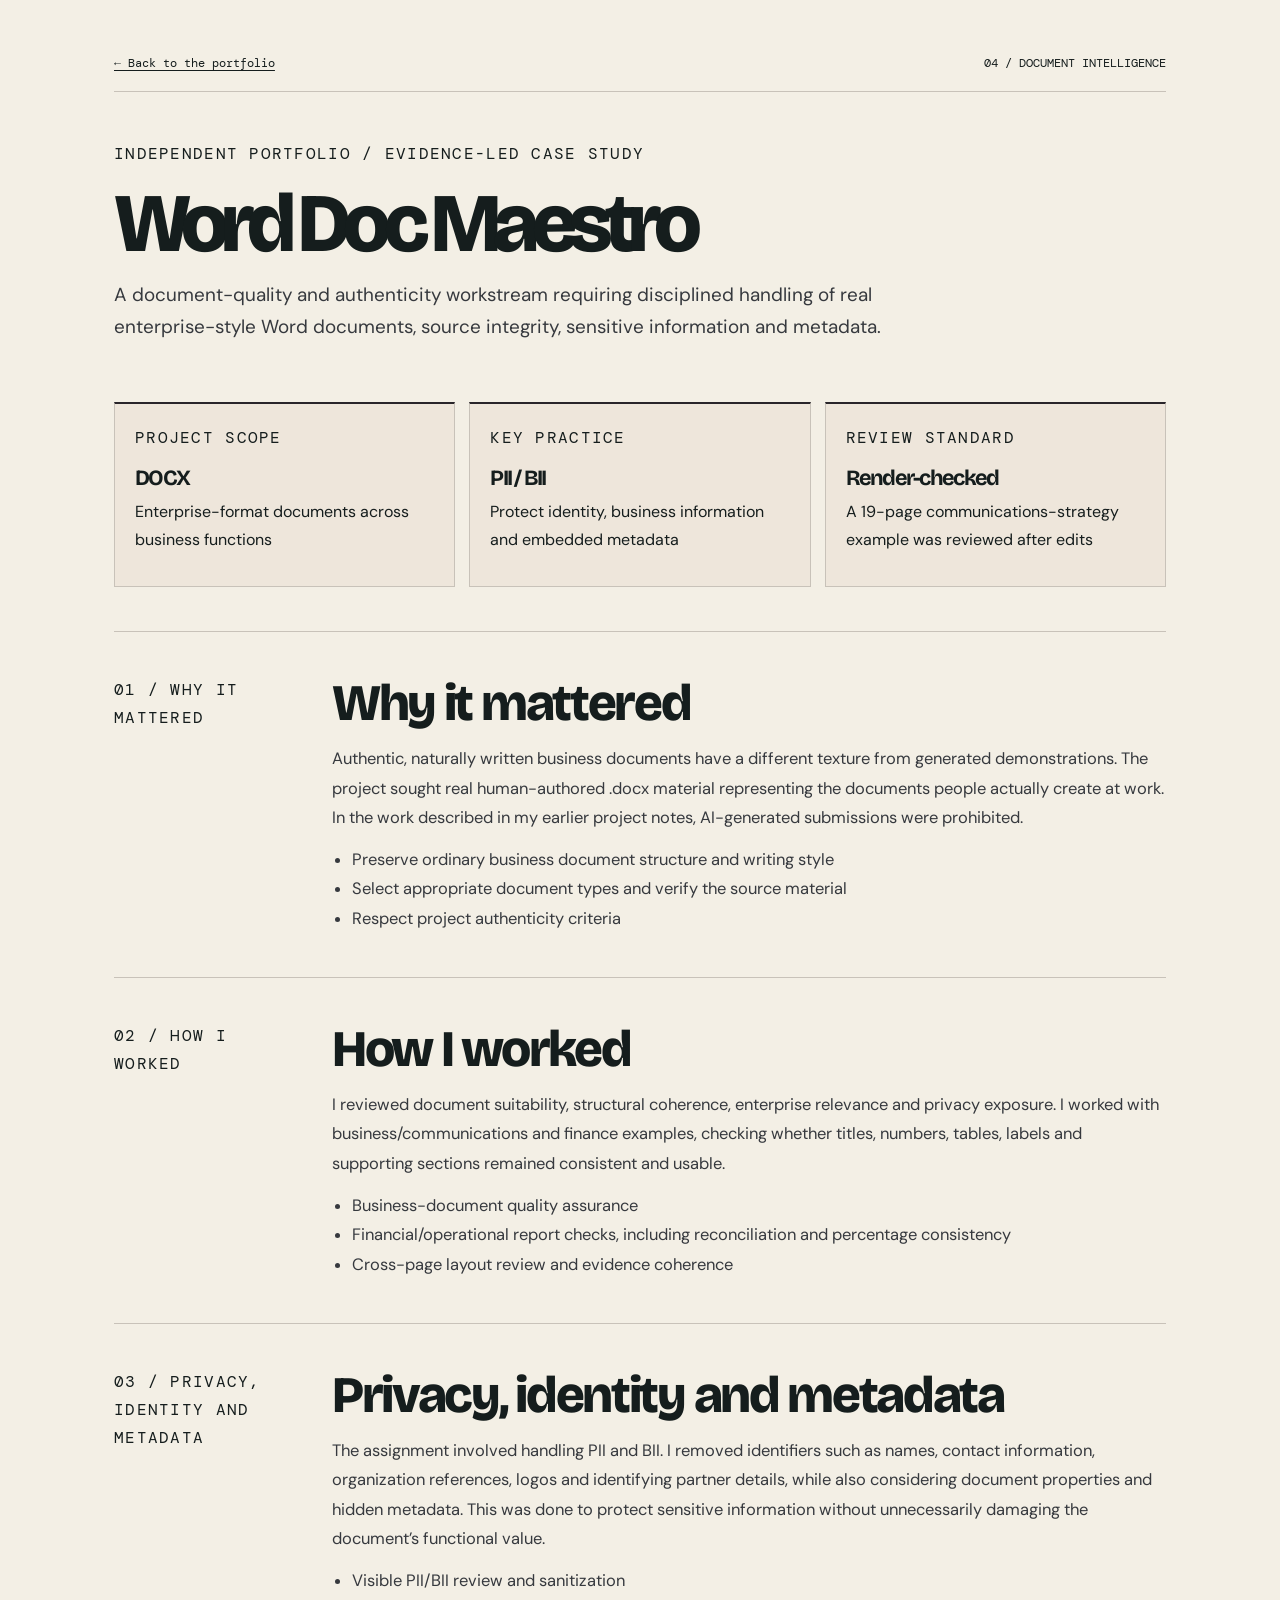
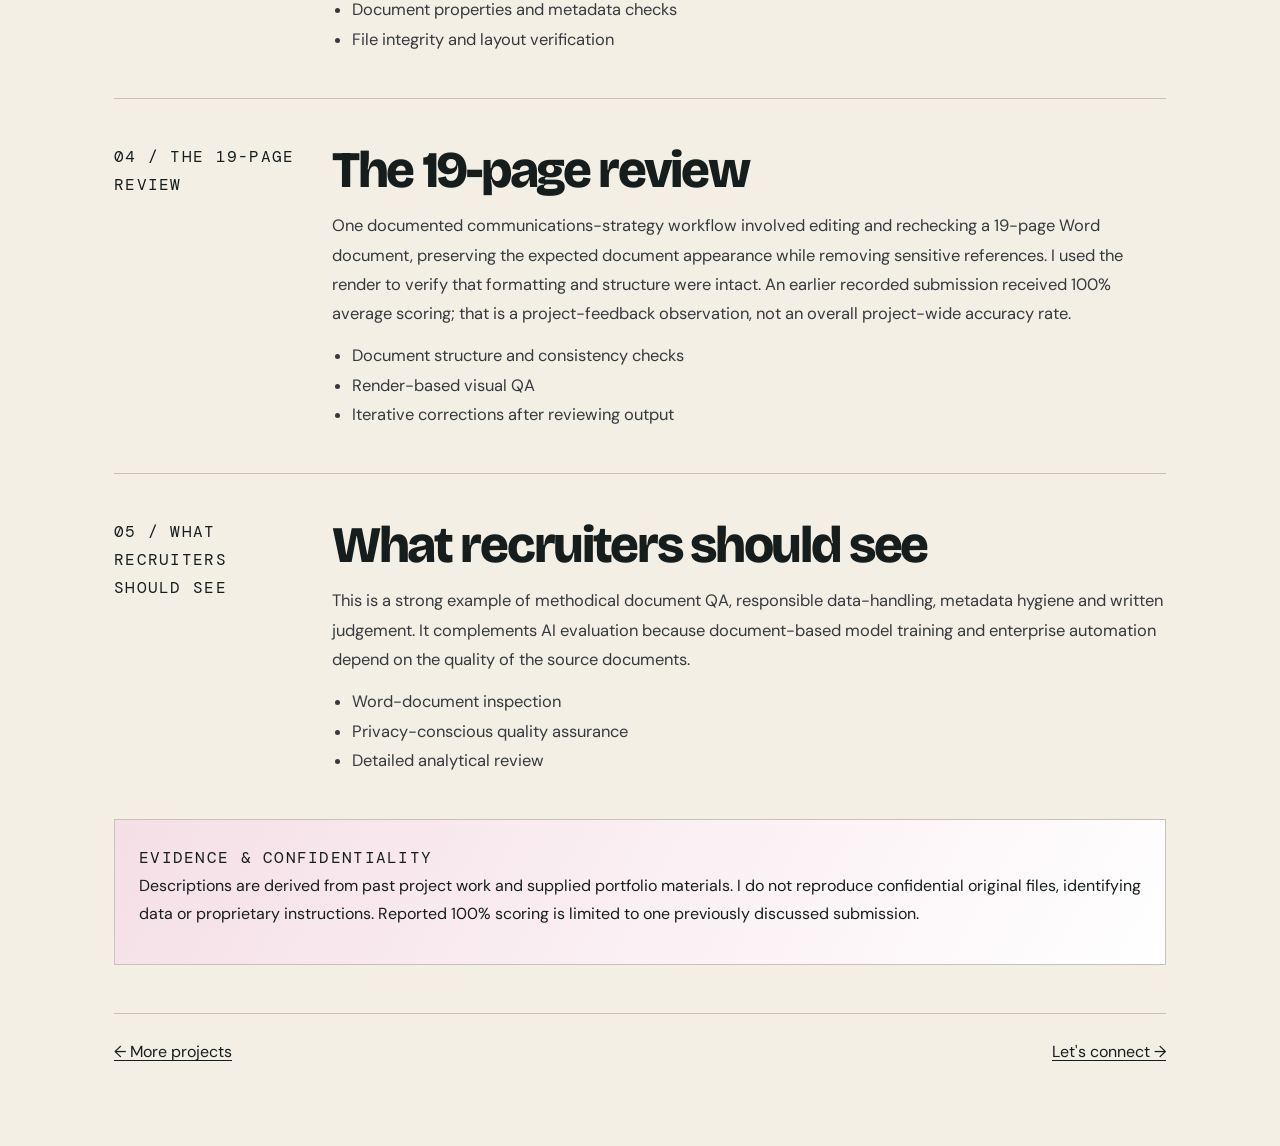
<file: case-studies/word-doc-maestro.html>
<!doctype html><html lang="en"><head><meta charset="utf-8"><meta name="viewport" content="width=device-width,initial-scale=1"><title>Word Doc Maestro | Rita Gathoni</title><meta name="description" content="A document-quality and authenticity workstream requiring disciplined handling of real enterprise-style Word documents, source integrity, sensitive informat"><link rel="preconnect" href="https://fonts.googleapis.com"><link href="https://fonts.googleapis.com/css2?family=Bricolage+Grotesque:opsz,wght@12..96,400;12..96,500;12..96,600;12..96,700;12..96,800&family=DM+Sans:opsz,wght@9..40,400;9..40,500;9..40,600;9..40,700&family=DM+Mono:wght@400;500&display=swap" rel="stylesheet" /><link rel="stylesheet" href="../styles.css"></head><body><main class="story-shell"><header class="story-top"><a href="../index.html#project-index">← Back to the portfolio</a><span>04 / DOCUMENT INTELLIGENCE</span></header><section class="story-lead"><p class="eyebrow">INDEPENDENT PORTFOLIO / EVIDENCE-LED CASE STUDY</p><h1>Word Doc Maestro</h1><p class="story-dek">A document-quality and authenticity workstream requiring disciplined handling of real enterprise-style Word documents, source integrity, sensitive information and metadata.</p></section><div class="story-hero"><article><span class="eyebrow">PROJECT SCOPE</span><strong>DOCX</strong><p>Enterprise-format documents across business functions</p></article><article><span class="eyebrow">KEY PRACTICE</span><strong>PII / BII</strong><p>Protect identity, business information and embedded metadata</p></article><article><span class="eyebrow">REVIEW STANDARD</span><strong>Render-checked</strong><p>A 19-page communications-strategy example was reviewed after edits</p></article></div><section class="story-block reveal"><span class="section-no">01 / WHY IT MATTERED</span><div><h2>Why it mattered</h2><p>Authentic, naturally written business documents have a different texture from generated demonstrations. The project sought real human-authored .docx material representing the documents people actually create at work. In the work described in my earlier project notes, AI-generated submissions were prohibited.</p><ul><li>Preserve ordinary business document structure and writing style</li><li>Select appropriate document types and verify the source material</li><li>Respect project authenticity criteria</li></ul></div></section><section class="story-block reveal"><span class="section-no">02 / HOW I WORKED</span><div><h2>How I worked</h2><p>I reviewed document suitability, structural coherence, enterprise relevance and privacy exposure. I worked with business/communications and finance examples, checking whether titles, numbers, tables, labels and supporting sections remained consistent and usable.</p><ul><li>Business-document quality assurance</li><li>Financial/operational report checks, including reconciliation and percentage consistency</li><li>Cross-page layout review and evidence coherence</li></ul></div></section><section class="story-block reveal"><span class="section-no">03 / PRIVACY, IDENTITY AND METADATA</span><div><h2>Privacy, identity and metadata</h2><p>The assignment involved handling PII and BII. I removed identifiers such as names, contact information, organization references, logos and identifying partner details, while also considering document properties and hidden metadata. This was done to protect sensitive information without unnecessarily damaging the document’s functional value.</p><ul><li>Visible PII/BII review and sanitization</li><li>Document properties and metadata checks</li><li>File integrity and layout verification</li></ul></div></section><section class="story-block reveal"><span class="section-no">04 / THE 19-PAGE REVIEW</span><div><h2>The 19-page review</h2><p>One documented communications-strategy workflow involved editing and rechecking a 19-page Word document, preserving the expected document appearance while removing sensitive references. I used the render to verify that formatting and structure were intact. An earlier recorded submission received 100% average scoring; that is a project-feedback observation, not an overall project-wide accuracy rate.</p><ul><li>Document structure and consistency checks</li><li>Render-based visual QA</li><li>Iterative corrections after reviewing output</li></ul></div></section><section class="story-block reveal"><span class="section-no">05 / WHAT RECRUITERS SHOULD SEE</span><div><h2>What recruiters should see</h2><p>This is a strong example of methodical document QA, responsible data-handling, metadata hygiene and written judgement. It complements AI evaluation because document-based model training and enterprise automation depend on the quality of the source documents.</p><ul><li>Word-document inspection</li><li>Privacy-conscious quality assurance</li><li>Detailed analytical review</li></ul></div></section><div class="story-panel"><span class="eyebrow">EVIDENCE & CONFIDENTIALITY</span><p>Descriptions are derived from past project work and supplied portfolio materials. I do not reproduce confidential original files, identifying data or proprietary instructions. Reported 100% scoring is limited to one previously discussed submission.</p></div><footer class="story-nav"><a href="../index.html#project-index">← More projects</a><a href="../index.html#contact">Let's connect →</a></footer></main><script src="../script.js"></script></body></html>
</file>
<file: styles.css>
:root{
  --cream:#f8f4ec;
  --paper:#fffdf8;
  --mist:#eee8dd;
  --ink:#16181b;
  --ink-soft:#36393e;
  --muted:#64676d;
  --rose:#a33c61;
  --rose-soft:#d7a0b3;
  --rose-veil:#f5dfe7;
  --sand:#dcccae;
  --sky:#d4e0e3;
  --sage:#d7dfd0;
  --lilac:#d6cee8;
  --line:#d7d1c7;
  --shadow:0 28px 70px rgba(15,15,15,.09);
  --font-main:'Syne', system-ui, sans-serif;
  --font-mono:'DM Mono', ui-monospace, monospace;
  --radius:26px;
  --max:1220px;
}
*{box-sizing:border-box}
html{scroll-behavior:smooth;scroll-padding-top:90px}
body{margin:0;background:var(--cream);color:var(--ink);font:400 16px/1.7 var(--font-main);-webkit-font-smoothing:antialiased;text-rendering:optimizeLegibility}
img{max-width:100%;display:block}
a{color:inherit;text-decoration-thickness:1px;text-underline-offset:3px}
a:hover{color:var(--rose)}
:focus-visible{outline:2px solid var(--rose);outline-offset:4px}
::selection{background:var(--rose-veil)}
h1,h2,h3,h4,p{margin:0 0 .8rem}
h1,h2,h3,h4{line-height:1;letter-spacing:-.06em}
h1{font-size:clamp(3.7rem,9vw,8.8rem);font-weight:800}
h2{font-size:clamp(2.4rem,5vw,5.2rem);font-weight:800}
h3{font-size:clamp(1.35rem,2vw,2rem);font-weight:700}
small,.micro,.eyebrow,.mono,.kicker,.section-no,.nav-id,.stamp,.meta-chip{font-family:var(--font-mono);text-transform:uppercase;letter-spacing:.08em}
.skip-link{position:absolute;left:-999px}
.skip-link:focus{left:16px;top:16px;background:#fff;padding:8px 12px;z-index:1000}
.site-header{position:sticky;top:0;z-index:40;background:rgba(248,244,236,.88);backdrop-filter:blur(14px);border-bottom:1px solid rgba(22,24,27,.08)}
.nav-wrap{max-width:var(--max);margin:auto;padding:14px 24px;display:flex;align-items:center;justify-content:space-between;gap:20px}
.brand{display:flex;align-items:center;gap:12px;font-size:1.05rem;font-weight:800;letter-spacing:-.08em;text-decoration:none}
.brand-bubble{width:38px;height:38px;border-radius:50%;display:grid;place-items:center;background:var(--ink);color:#fff;font:700 .65rem var(--font-mono)}
.site-nav{display:flex;gap:18px;align-items:center;flex-wrap:wrap}
.site-nav a{font:.72rem var(--font-mono);text-decoration:none}
.site-nav .nav-cta{padding:10px 14px;border:1px solid var(--ink);border-radius:999px;background:var(--ink);color:#fff}
.nav-toggle{display:none;border:1px solid var(--ink);background:none;padding:9px 12px;border-radius:999px;font:inherit}
.wrap{max-width:var(--max);margin:auto;padding:0 24px}
.section{padding:88px 0}
.hero{position:relative;overflow:hidden;padding:34px 0 32px;min-height:92vh;background:linear-gradient(180deg,rgba(255,255,255,.18),rgba(255,255,255,0));}
.hero-grid{display:grid;grid-template-columns:1.08fr .92fr;gap:34px;align-items:end}
.hero-copy{padding:48px 0 24px;position:relative;z-index:2}
.hero-copy .eyebrow{color:var(--muted);font-size:.75rem;margin-bottom:18px}
.hero-copy .lede{font-size:clamp(1.08rem,2vw,1.4rem);line-height:1.7;max-width:760px;margin:20px 0;color:var(--ink-soft)}
.hero-copy .micro{color:var(--muted);font-size:.94rem;max-width:650px}
.accent-line{display:inline-block;position:relative;color:var(--rose)}
.accent-line::after{content:'';position:absolute;left:0;bottom:-5px;width:100%;height:8px;background:var(--rose-soft);z-index:-1;transform:skewX(-12deg)}
.hero-actions{display:flex;flex-wrap:wrap;gap:12px;margin-top:28px}
.btn{display:inline-flex;align-items:center;gap:10px;padding:13px 18px;border:1px solid var(--ink);text-decoration:none;font:.74rem var(--font-mono);text-transform:uppercase;letter-spacing:.08em;background:transparent;transition:.2s ease}
.btn:hover{transform:translateY(-2px);color:inherit}
.btn.primary{background:var(--ink);color:#fff}
.btn.soft{background:var(--paper)}
.btn.ghost{border-style:dashed}
.hero-collage{position:relative;min-height:760px;padding-top:18px}
.portrait-frame{position:absolute;inset:40px 90px 110px 0;background:var(--paper);border:1px solid var(--line);box-shadow:var(--shadow);border-radius:34px;overflow:hidden}
.portrait-frame img{width:100%;height:100%;object-fit:cover;object-position:center 25%}
.portrait-note{position:absolute;right:10px;top:26px;max-width:240px;background:var(--ink);color:#fff;padding:18px 18px 16px;border-radius:22px;box-shadow:var(--shadow)}
.portrait-note strong{display:block;font-size:1rem;letter-spacing:-.03em;margin-bottom:10px}
.portrait-note p{font-size:.86rem;line-height:1.55;color:rgba(255,255,255,.82)}
.metric-sticker,.logo-chip,.hero-card{position:absolute;background:var(--paper);border:1px solid var(--line);box-shadow:var(--shadow)}
.metric-sticker{padding:16px 18px;left:24px;bottom:26px;min-width:220px;border-radius:20px}
.metric-sticker strong{display:block;font-size:2.3rem;letter-spacing:-.08em}
.metric-sticker span{display:block;font-size:.8rem;color:var(--muted)}
.logo-chip{right:0;bottom:135px;width:210px;padding:18px;border-radius:26px;background:#fff}
.logo-chip img{width:100%;height:auto}
.hero-card{right:36px;bottom:18px;padding:16px 18px 14px;width:260px;border-radius:22px;background:var(--rose-veil)}
.hero-card h3{font-size:1.15rem;margin:0 0 10px}
.hero-card p{font-size:.86rem;color:var(--ink-soft);line-height:1.5}
.ribbon{border-top:1px solid var(--ink);border-bottom:1px solid var(--ink);background:var(--ink);color:#fff;padding:14px 0;overflow:hidden}
.ribbon-track{display:flex;gap:48px;white-space:nowrap;font: .74rem var(--font-mono);text-transform:uppercase;letter-spacing:.1em;animation:marquee 28s linear infinite}
@keyframes marquee{from{transform:translateX(0)}to{transform:translateX(-50%)}}
.intro-grid{display:grid;grid-template-columns:1fr .8fr;gap:40px;align-items:end}
.intro-grid p{font-size:1.05rem;color:var(--ink-soft)}
.archive{background:#1e2024;color:#fff;position:relative;overflow:hidden}
.archive::before{content:'';position:absolute;inset:0;background:radial-gradient(circle at 20% 20%, rgba(163,60,97,.3), transparent 30%), radial-gradient(circle at 80% 25%, rgba(212,224,227,.15), transparent 30%)}
.archive .wrap{position:relative;z-index:1}
.archive-head{display:grid;grid-template-columns:1fr .7fr;gap:24px;align-items:end;margin-bottom:28px}
.archive-head p{color:rgba(255,255,255,.75)}
.map-wrap{position:relative;border:1px solid rgba(255,255,255,.15);background:rgba(255,255,255,.04);height:650px;overflow:hidden;cursor:grab}
.map-wrap.dragging{cursor:grabbing}
.map-inner{position:absolute;left:50%;top:50%;width:1400px;height:920px;transform:translate(-50%,-50%)}
.note-card{position:absolute;display:flex;flex-direction:column;justify-content:space-between;padding:14px;min-height:150px;text-decoration:none;color:var(--ink);background:#fff;border-radius:28px;box-shadow:0 28px 80px rgba(0,0,0,.18);transition:transform .25s ease, box-shadow .25s ease}
.note-card:hover{transform:translateY(-8px) rotate(0deg) !important;box-shadow:0 30px 90px rgba(0,0,0,.24)}
.note-card .kicker{font-size:.64rem;color:var(--muted)}
.note-card strong{font-size:clamp(1.45rem,2.3vw,2.55rem);line-height:1.04;letter-spacing:-.06em}
.note-card span:last-child{font-size:.8rem;color:var(--muted);display:flex;justify-content:space-between;align-items:center;border-top:1px solid rgba(0,0,0,.08);padding-top:10px}
.card-a{left:70px;top:120px;width:250px;background:#f0d3df;transform:rotate(-6deg)}
.card-b{left:490px;top:70px;width:230px;background:#d4e0e3;transform:rotate(4deg)}
.card-c{left:920px;top:160px;width:250px;background:#f0e5c2;transform:rotate(-3deg)}
.card-d{left:200px;top:450px;width:300px;background:#d7dfd0;transform:rotate(5deg)}
.card-e{left:590px;top:425px;width:330px;background:#ece5f7;transform:rotate(-5deg)}
.card-f{left:960px;top:500px;width:295px;background:#f9e3cf;transform:rotate(6deg)}
.map-ui{display:flex;justify-content:space-between;gap:16px;align-items:center;margin-top:16px}
.map-ui .help{color:rgba(255,255,255,.72);font-size:.8rem}
.map-ui .controls{display:flex;gap:10px}
.map-ui button{border:1px solid rgba(255,255,255,.22);background:transparent;color:#fff;padding:10px 14px;font:inherit;cursor:pointer}
.featured-grid{display:grid;gap:30px}
.featured{display:grid;grid-template-columns:220px 1fr;gap:26px;padding:28px 0;border-top:1px solid var(--line)}
.featured .section-no{font-size:.76rem;color:var(--rose)}
.featured .content h3{font-size:clamp(1.8rem,3vw,3rem);margin-bottom:12px}
.featured .summary{font-size:1.06rem;color:var(--ink-soft);max-width:860px}
.feature-points{display:grid;grid-template-columns:repeat(2,minmax(0,1fr));gap:12px 18px;margin:18px 0}
.point{background:var(--paper);padding:14px 16px;border:1px solid var(--line);border-radius:18px}
.point h4{font-size:.92rem;margin-bottom:4px;letter-spacing:-.03em}
.point p{margin:0;color:var(--muted);font-size:.87rem;line-height:1.5}
.tags{display:flex;flex-wrap:wrap;gap:10px;margin:14px 0 0}
.tags span{padding:8px 11px;border:1px dashed var(--line);background:var(--paper);font:.68rem var(--font-mono)}
.section-head{display:grid;grid-template-columns:240px 1fr;gap:30px;align-items:start;margin-bottom:20px}
.section-head p{color:var(--muted)}
.practice-grid{display:grid;grid-template-columns:repeat(3,minmax(0,1fr));gap:18px}
.practice-card{padding:24px;background:var(--paper);border:1px solid var(--line);border-radius:24px;min-height:240px}
.practice-card p{color:var(--muted);font-size:.94rem}
.metric-band{display:grid;grid-template-columns:repeat(4,minmax(0,1fr));gap:18px;margin-top:28px}
.metric{padding:22px;background:linear-gradient(180deg,#fff,#f5f0e8);border-radius:22px;border:1px solid var(--line)}
.metric strong{display:block;font-size:2.55rem;letter-spacing:-.09em}
.metric span{font-size:.85rem;color:var(--muted)}
.founder{background:#22252a;color:#fff}
.founder-grid{display:grid;grid-template-columns:.95fr 1.05fr;gap:34px;align-items:center}
.founder-media{position:relative}
.founder-media img.hero-shot{width:100%;border-radius:28px;box-shadow:var(--shadow)}
.founder-logo{position:absolute;left:20px;top:20px;background:#fff;padding:16px 18px;border-radius:18px;width:180px}
.founder-copy p{color:rgba(255,255,255,.78)}
.founder-highlights{display:grid;grid-template-columns:repeat(2,minmax(0,1fr));gap:14px;margin-top:18px}
.founder-highlights article{padding:15px 16px;border:1px solid rgba(255,255,255,.16);border-radius:18px;background:rgba(255,255,255,.04)}
.timeline{display:grid;gap:18px}
.timeline-item{display:grid;grid-template-columns:190px 1fr;gap:22px;padding:18px 0;border-top:1px solid var(--line)}
.timeline-item small{color:var(--muted)}
.timeline-item p{margin:0;color:var(--ink-soft)}
.repo-grid{display:grid;grid-template-columns:repeat(3,minmax(0,1fr));gap:16px}
.repo-card{padding:18px;border:1px solid var(--line);border-radius:20px;background:var(--paper)}
.repo-card a{font-weight:700;text-decoration:none}
.repo-card p{font-size:.92rem;color:var(--muted);margin:8px 0 12px}
.repo-card small{font: .7rem var(--font-mono);color:var(--rose)}
.contact-grid{display:grid;grid-template-columns:1fr .95fr;gap:28px;align-items:start}
.contact-card{padding:28px;background:var(--paper);border:1px solid var(--line);border-radius:26px}
.contact-list{display:grid;gap:12px;margin-top:16px}
.contact-list a{text-decoration:none}
.footer{padding:24px 0 40px;color:var(--muted);font-size:.83rem}
.muted{color:var(--muted)}
.callout{padding:18px 20px;border-left:3px solid var(--rose);background:var(--rose-veil);border-radius:12px;color:var(--ink-soft)}
.story-shell{max-width:1100px;margin:auto;padding:38px 24px 80px}
.story-top{display:flex;justify-content:space-between;align-items:center;gap:14px;padding:18px 0 20px;border-bottom:1px solid var(--line);font:.72rem var(--font-mono)}
.story-lead{padding:48px 0 28px}
.story-lead h1{font-size:clamp(3rem,7.5vw,7rem)}
.story-dek{max-width:820px;font-size:1.18rem;color:var(--ink-soft);line-height:1.7}
.story-hero{display:grid;grid-template-columns:repeat(3,minmax(0,1fr));gap:14px;margin:18px 0 44px}
.story-hero article{padding:20px;border:1px solid var(--line);border-radius:22px;background:var(--paper)}
.story-hero strong{display:block;font-size:2rem;letter-spacing:-.08em;margin-top:8px}
.story-block{display:grid;grid-template-columns:190px 1fr;gap:28px;padding:28px 0;border-top:1px solid var(--line)}
.story-block h2{font-size:2rem}
.story-block p,.story-block li{color:var(--ink-soft);font-size:1.03rem;line-height:1.78}
.story-block ul{padding-left:20px;margin:0}
.story-proof{margin-top:16px;padding:18px;background:var(--paper);border:1px solid var(--line);border-radius:18px}
.story-nav{display:flex;justify-content:space-between;gap:16px;flex-wrap:wrap;margin-top:48px;padding-top:24px;border-top:1px solid var(--line)}
.story-panel{border-radius:26px;padding:24px;background:linear-gradient(120deg,var(--rose-veil),#fff);border:1px solid var(--line)}
.reveal{opacity:0;transform:translateY(18px);transition:opacity .6s ease, transform .6s ease}
.reveal.active{opacity:1;transform:none}
@media (max-width:1100px){
 .hero-grid,.intro-grid,.archive-head,.founder-grid,.contact-grid{grid-template-columns:1fr}
 .hero-collage{min-height:720px}
 .section-head{grid-template-columns:1fr}
 .practice-grid,.metric-band,.repo-grid{grid-template-columns:repeat(2,minmax(0,1fr))}
 .founder-grid{gap:24px}
 .portrait-frame{inset:40px 50px 120px 0}
}
@media (max-width:760px){
 .nav-toggle{display:block}
 .site-nav{display:none;position:absolute;right:24px;top:66px;background:var(--paper);padding:18px;border:1px solid var(--line);border-radius:22px;flex-direction:column;align-items:flex-start;box-shadow:var(--shadow)}
 .site-nav.open{display:flex}
 .hero{min-height:auto;padding-top:10px}
 .hero-copy{padding-top:22px}
 .hero-collage{min-height:580px}
 .portrait-frame{inset:20px 0 150px 0}
 .portrait-note{right:0;max-width:200px}
 .logo-chip{width:140px;bottom:110px}
 .hero-card{right:0;width:220px}
 .metric-sticker{left:0;bottom:18px;min-width:150px}
 .practice-grid,.metric-band,.repo-grid,.founder-highlights,.feature-points{grid-template-columns:1fr}
 .featured,.story-block,.timeline-item{grid-template-columns:1fr}
 .story-hero{grid-template-columns:1fr}
 .map-wrap{height:540px}
 .map-inner{scale:.72}
 .contact-grid{grid-template-columns:1fr}
}
@media (max-width:520px){
 .wrap{padding:0 18px}
 .section{padding:72px 0}
 h1{font-size:3.3rem}
 h2{font-size:2.3rem}
 .hero-copy .lede{font-size:1rem}
 .hero-collage{min-height:530px}
 .portrait-note{top:10px;max-width:165px;padding:14px}
 .hero-card{width:190px;padding:12px 14px}
 .metric-sticker{padding:12px 14px}
 .metric-sticker strong{font-size:1.55rem}
 .logo-chip{width:120px;padding:12px}
 .map-inner{scale:.58}
 .note-card{border-radius:22px}
 .edition{display:none}
}

/* v5: editorial art direction, bold asymmetry, genuine typography system */
:root{--font-main:'Manrope',sans-serif;--font-display:'Unbounded',sans-serif;--font-editorial:'Instrument Serif',serif;--font-mono:'DM Mono',monospace;--rose:#aa3e65;--ink:#17181c;--cream:#f6f1e7;--paper:#fcfaf4}
body{font-family:var(--font-main);line-height:1.72}
h1,h2,h3,h4{font-family:var(--font-display);letter-spacing:-.068em}
h1{font-size:clamp(3.3rem,6.25vw,7rem);line-height:1.03;font-weight:700}
h2{font-size:clamp(2rem,4.25vw,4.5rem);line-height:1.09;font-weight:650}
h3{font-size:clamp(1.3rem,2.15vw,2.45rem);line-height:1.15;letter-spacing:-.055em}
.hero{background:#f3ecdf;min-height:unset;padding:44px 0 20px;overflow:hidden}
.hero-grid{grid-template-columns:1.12fr .88fr;align-items:center;gap:50px}
.hero-copy{padding:30px 0 66px}
.hero-copy h1{max-width:850px;text-transform:uppercase}
.hero-copy h1 em,.work-details h2 em,.education h2 em{font-family:var(--font-editorial);text-transform:none;font-size:1.19em;font-weight:400;letter-spacing:-.05em;color:var(--rose)}
.hero-copy .lede{font-size:1.02rem;max-width:670px;line-height:1.87}
.hero-copy .micro{font-size:.78rem;letter-spacing:.03em;text-transform:none;max-width:600px}
.accent-line{color:var(--rose)}
.accent-line::after{height:4px;bottom:-7px}
.hero-collage{min-height:740px}
.portrait-frame{inset:20px 35px 145px 0;border:8px solid var(--paper);border-radius:2px;transform:rotate(2deg)}
.portrait-note{border-radius:0;right:0;top:10px;transform:rotate(-4deg);max-width:220px;background:#252a2e}
.metric-sticker{border-radius:0;left:-36px;bottom:72px;transform:rotate(-7deg)}
.logo-chip{border-radius:0;right:-6px;bottom:170px;width:190px;transform:rotate(7deg)}
.hero-card{border-radius:0;right:18px;bottom:24px;transform:rotate(-2deg)}
.ribbon{background:#ac4167;transform:rotate(-1deg);margin:5px -15px 0}
.section{padding:105px 0}
.intro-grid{grid-template-columns:1.25fr .75fr}
.intro-grid h2{font-size:clamp(2.15rem,4.2vw,5rem)}
.callout{margin-top:24px;background:transparent;border-left:none;border-top:1px solid var(--ink);border-bottom:1px solid var(--ink);border-radius:0;padding:24px 0;font-size:.98rem}
.archive{background:#202128}
.archive-head h2{max-width:820px;font-size:clamp(2.3rem,4.5vw,5.5rem)}
.note-card{border-radius:1px;border:6px solid rgba(255,255,255,.55);padding:14px;box-shadow:17px 25px 40px rgba(0,0,0,.27)}
.note-card strong{font-family:var(--font-display);font-size:clamp(1.4rem,2.2vw,2.4rem);font-weight:700;letter-spacing:-.07em}
.note-card p{font-family:var(--font-editorial);font-style:italic;font-size:1.55rem;line-height:1.16}
.editorial-break{background:#bd7792;color:#18191b;overflow:hidden;padding:75px 0 85px}
.editorial-break span,.editorial-break p{font:500 .7rem/1.7 var(--font-mono);letter-spacing:.1em}
.editorial-break strong{display:block;font:700 clamp(4rem,10vw,11rem)/.94 var(--font-display);letter-spacing:-.09em;margin:25px 0 28px}
.editorial-break strong i{font:italic 400 1.08em/.85 var(--font-editorial);letter-spacing:-.07em;color:#f9ebed}
.featured{grid-template-columns:250px 1fr;padding:62px 0;gap:45px}
.featured:nth-child(even){background:#eee7dc;padding:62px 28px;margin:0 -28px;border-bottom:1px solid var(--line)}
.featured .section-no{font-size:.75rem;font-weight:500;color:#6b344a}
.featured .content h3{max-width:840px;font-size:clamp(2rem,3vw,3.5rem);line-height:1.15}
.featured .summary{max-width:800px;font-size:1.02rem;line-height:1.9}
.case-figure{height:260px;width:230px;margin:30px 0 0;padding:18px;display:flex;flex-direction:column;justify-content:space-between;align-items:flex-start;transform:rotate(-4deg);color:var(--ink);background:#ecc8d5;box-shadow:10px 12px 0 rgba(30,30,30,.1)}
.case-figure span{font:600 1.25rem var(--font-display);letter-spacing:-.07em;line-height:1}
.case-figure b{font:500 5rem var(--font-editorial);line-height:1}
.case-figure small{font:500 .56rem var(--font-mono);color:#444}
.figure-b{background:#c8dbe0;transform:rotate(4deg)}
.figure-c{background:#d4d5b9;transform:rotate(-3deg)}
.feature-points{grid-template-columns:repeat(2,1fr);gap:0;margin:24px 0}
.point{background:transparent;border:none;border-top:1px solid var(--line);padding:18px 18px 18px 0;border-radius:0}
.point h4{font-family:var(--font-main);font-weight:800;letter-spacing:-.02em}
.point p{line-height:1.75}
.practice-grid{gap:0;border-top:1px solid var(--line);border-left:1px solid var(--line)}
.practice-card{border-radius:0;border:0;border-right:1px solid var(--line);border-bottom:1px solid var(--line);padding:32px;min-height:295px}
.practice-card h3{font-size:1.25rem;line-height:1.3}
.work-details{background:#e7ddcf}
.work-details h2{margin-bottom:55px}
.work-detail-grid{display:grid;grid-template-columns:repeat(2,minmax(0,1fr));border-top:1px solid #b4a99d}
.work-detail-grid article{padding:34px 38px 48px 0;border-bottom:1px solid #b4a99d}
.work-detail-grid article:nth-child(even){padding-left:45px;border-left:1px solid #b4a99d}
.work-detail-grid h3{margin-top:19px;font-size:clamp(1.4rem,2.25vw,2.5rem)}
.work-detail-grid p{font-size:.99rem;line-height:1.9;max-width:540px}
.work-detail-grid a{font:.74rem var(--font-mono);letter-spacing:.03em}
.founder{background:#222026}
.founder-copy h2{font-family:var(--font-display);font-size:clamp(2rem,3.5vw,4rem)}
.founder-copy h2::first-line{color:#e9b1c3}
.founder-media img.hero-shot{border-radius:0;transform:rotate(-2deg);border:9px solid #f8f0e6}
.founder-logo{border-radius:0;transform:rotate(4deg)}
.founder-highlights article{border-radius:0}
.education{background:#e4e0d4}
.education-cols{display:grid;grid-template-columns:1fr 1fr;gap:30px}
.education-cols article{border-top:2px solid var(--ink);padding-top:26px}
.education-cols h3{margin-top:18px}
.education-cols p{max-width:520px}
.story-lead h1{font-size:clamp(3.4rem,7vw,7.5rem)}
.story-block h2{font-family:var(--font-editorial);font-weight:400;font-size:clamp(2.6rem,4vw,4.5rem);letter-spacing:-.045em}
.story-hero strong{font-size:1.4rem}
@media(max-width:1080px){.hero-grid{grid-template-columns:1fr}.hero-collage{max-width:700px;width:100%;min-height:670px;margin:0 auto}.hero-copy{padding-bottom:10px}.hero-copy h1{font-size:clamp(3.2rem,9vw,6rem)}}
@media(max-width:760px){.featured{grid-template-columns:1fr;gap:12px}.case-figure{display:none}.featured:nth-child(even){margin:0 -18px;padding:48px 18px}.work-detail-grid,.education-cols{grid-template-columns:1fr}.work-detail-grid article:nth-child(even){padding-left:0;border-left:0}.hero-collage{min-height:540px}.portrait-frame{inset:25px 10px 110px 0}.metric-sticker{left:0;bottom:6px}.hero-card{right:0;bottom:8px}.logo-chip{right:0;bottom:140px}.practice-grid{grid-template-columns:1fr}.editorial-break strong{font-size:clamp(3rem,10vw,5rem)}}
@media(prefers-reduced-motion:reduce){.ribbon-track{animation:none}}

/* v6 / final selected art direction — Unbounded x Instrument Serif */
:root{--rose:#9d355c;--font-display:'Unbounded',sans-serif;--font-editorial:'Instrument Serif',serif}
body{background:#f4efe5}
.hero{background:linear-gradient(115deg,#eee8dd 0%,#f6eee4 58%,#e8dfe3 100%)}
.hero-grid{gap:clamp(25px,4vw,72px)}
.hero-copy h1{font-size:clamp(3rem,6.2vw,7.2rem);line-height:1.04;max-width:850px;word-break:normal}
.hero-copy h1 em{display:inline-block;line-height:.94;transform:rotate(-2deg);margin-top:10px}
.hero-copy>.eyebrow{border-bottom:1px solid #b9aeb0;padding-bottom:15px;max-width:610px}
.hero .btn.primary{background:#9d355c;border-color:#9d355c}
.hero .btn.primary:hover{background:#74213f;color:white}
.portrait-frame{filter:grayscale(.05)}
.portrait-note{background:#151b21}
.editorial-interlude{padding:clamp(70px,11vw,160px) 0;background:#d4b5c3;color:#17181c;position:relative;overflow:hidden}
.editorial-interlude:before{content:'*';position:absolute;right:-3vw;top:-18%;font:500 clamp(14rem,32vw,35rem)/1 var(--font-editorial);color:rgba(255,255,255,.27)}
.interlude-index{font:.72rem var(--font-mono);letter-spacing:.11em;border-top:1px solid #29232a;padding-top:16px}
.interlude-statement{font:650 clamp(2.8rem,6.3vw,7.4rem)/1.12 var(--font-display);letter-spacing:-.085em;max-width:1080px;margin:12vh 0 9vh}
.interlude-statement i{font:italic 400 1.4em/.8 var(--font-editorial);color:#fff9f8;letter-spacing:-.035em;white-space:nowrap}
.interlude-statement span{border-bottom:9px solid #191b21}
.interlude-bottom{display:flex;justify-content:space-between;gap:15px;align-items:center;border-top:1px solid #29232a;padding-top:18px;font:.73rem var(--font-mono)}
.interlude-bottom a{text-decoration:none}
.archive-head h2 em,.section-head h2 em,.intro-grid h2 em{font:italic 400 1.18em var(--font-editorial);letter-spacing:-.03em;color:#c187a0}
.section-head h2 em{color:var(--rose)}
.archive-index{display:flex;flex-wrap:wrap;gap:9px;margin-top:20px}
.archive-index a{border:1px solid rgba(255,255,255,.45);padding:10px 13px;color:white;text-decoration:none;font:.67rem var(--font-mono);transition:.2s}
.archive-index a:hover{background:white;color:#1a1a1e}
.curator-note{display:flex;align-items:center;justify-content:space-between;gap:12px;border-top:1px solid #b8aea4;padding:14px 0;font:.72rem var(--font-mono);letter-spacing:.055em;color:#8b3d59}
.curator-note span{color:#626168;font-size:.64rem}
.featured{position:relative;grid-template-columns:minmax(160px,255px) minmax(0,1fr);border-top:2px solid #28252a;padding:80px 0 110px}
.featured .section-no{position:sticky;top:105px;align-self:start}
.featured:nth-child(even){background:#e9dfd6}
.featured .content h3{font-size:clamp(2rem,3.4vw,3.9rem);max-width:930px}
.featured .summary::first-letter{font:italic 400 4.8rem/.7 var(--font-editorial);float:left;margin:9px 10px 0 0;color:#ac4069}
.featured .tags span{background:transparent;border-color:#bcb4ab}
.case-figure{height:200px;width:150px;background:#eabecf;transform:rotate(-8deg);transform-origin:center}
.figure-b{background:#adc7ce;transform:rotate(7deg)}
.figure-c{background:#bfc9a8;transform:rotate(-6deg)}
.case-figure b{font-size:8rem;line-height:.86}
.case-figure span{font-size:1.05rem}
.work-details{background:#dfd8ca}
.work-detail-grid article{transition:background-color .25s,padding .25s}
.work-detail-grid article:hover{background:rgba(255,255,255,.27)}
.founder-copy h2{line-height:1.14}
.founder-copy h2:first-letter{color:#eab7cb}
.founder-media:after{content:'ROHENI / A STUDY IN SECOND LIVES';position:absolute;bottom:-32px;left:10px;font:.68rem var(--font-mono);color:#edd9df;letter-spacing:.05em}
.story-lead h1{font-family:var(--font-display);font-size:clamp(2.5rem,6.5vw,7rem)}
.story-block h2{font:italic 400 clamp(2.4rem,4.7vw,5rem)/1.04 var(--font-editorial)}
.story-block{padding:44px 0}
.story-hero article{background:#eee6db;border-radius:0;border-top:2px solid #29252a}
.story-hero article strong{font-size:clamp(1.1rem,1.7vw,1.8rem)}
@media(max-width:850px){.featured .section-no{position:static}.interlude-statement{margin:65px 0}.curator-note{display:block}.curator-note span{display:block;margin-top:6px}}
@media(max-width:760px){.hero-copy h1{font-size:clamp(2.4rem,9vw,4.5rem)}.interlude-statement{font-size:clamp(2.1rem,9vw,4.5rem)}.interlude-bottom{flex-wrap:wrap}.featured{padding:50px 0 70px}.case-figure{display:none}.archive-index a{padding:9px;font-size:.6rem}}
@media(prefers-reduced-motion:reduce){.reveal{opacity:1;transform:none;transition:none}.hero-copy h1 em{transform:none}}

/* V7: Bricolage Grotesque x DM Sans — expressive atelier system */
:root{
 --font-main:'DM Sans',sans-serif;
 --font-display:'Bricolage Grotesque',sans-serif;
 --font-editorial:'Bricolage Grotesque',sans-serif;
 --font-mono:'DM Mono',monospace;
 --cream:#f3efe5;--paper:#faf8f1;--ink:#151d1d;--rose:#b63e61;--rose-soft:#e0a8ae;--line:#c8c2b9
}
body{font-family:var(--font-main);font-size:16px;line-height:1.74;background:var(--cream);font-weight:400}
h1,h2,h3,h4{font-family:var(--font-display);font-optical-sizing:auto;font-weight:750;letter-spacing:-.075em}
h1{font-size:clamp(3.8rem,7.5vw,8.7rem);letter-spacing:-.1em}
h2{line-height:1.05;letter-spacing:-.075em}
.site-header{background:rgba(243,239,229,.91);border-bottom:1px solid #bdb8af}
.brand{font-family:var(--font-display);letter-spacing:-.075em;font-weight:800}
.nav-wrap{max-width:1440px}
.site-nav a{font-size:.68rem;letter-spacing:.025em}
.hero{background:#eae6db;position:relative;isolation:isolate}
.hero:before{content:'';position:absolute;inset:0;background-image:repeating-linear-gradient(90deg,transparent 0,transparent calc(25% - 1px),rgba(34,35,30,.04) calc(25% - 1px),rgba(34,35,30,.04) 25%);z-index:-1}
.hero-copy{padding-bottom:60px}
.hero-copy h1{max-width:950px;font-weight:800;line-height:.96}
.hero-copy h1 em{font:inherit;font-style:normal;letter-spacing:-.085em;color:var(--ink);transform:none;display:block;margin-top:20px}
.hero-copy h1 .accent-line{color:var(--rose);white-space:normal}
.hero-copy h1 .accent-line:after{height:12px;width:75%;opacity:.23;bottom:5px}
.hero-copy .lede{font-family:var(--font-main);font-size:clamp(1.07rem,1.55vw,1.31rem);font-weight:500;line-height:1.67}
.hero-copy .micro{font-family:var(--font-main);text-transform:none;letter-spacing:0;font-size:.98rem;line-height:1.7}
.hero-margin-mark{margin-top:32px;font:500 .67rem var(--font-mono);letter-spacing:.15em;border-top:1px solid var(--ink);padding-top:13px;max-width:500px}
.portrait-frame{border-radius:0;inset:28px 78px 118px 0;filter:none;box-shadow:24px 26px 0 #bd697c}
.portrait-note{border-radius:0;background:#183b3b;right:0;top:15px}
.logo-chip{border-radius:0;transform:rotate(7deg);right:-10px;bottom:152px}
.metric-sticker{border-radius:0;transform:rotate(-4deg);bottom:40px}
.hero-card{border-radius:0;background:#f1d6ce;bottom:5px}
.btn{font-family:var(--font-mono);border-radius:0}
.btn.primary{background:var(--ink);border-color:var(--ink)}
.hero .btn.primary{background:var(--rose);border-color:var(--rose)}
.ribbon{background:var(--ink)}
.intro-grid h2{font-size:clamp(2.6rem,4.3vw,5.5rem)}
.archive{background:#182122}
.archive-head h2{font-size:clamp(2.8rem,5vw,6.2rem)}
.archive-head h2 em,.section-head h2 em,.intro-grid h2 em{font-family:var(--font-display);font-style:normal;font-weight:800;color:#d88ca7;letter-spacing:-.09em}
.section-head h2 em{color:var(--rose)}
.map-wrap{border:1px solid #637170;background:#243030}
.note-card{border-radius:0;box-shadow:18px 18px 0 rgba(0,0,0,.23);padding:14px}
.note-card strong{font-family:var(--font-display);font-weight:800;letter-spacing:-.065em;line-height:.98}
.note-card p{font-family:var(--font-main);font-size:.94rem;line-height:1.48;font-style:normal;font-weight:500}
.editorial-interlude{background:#d3aabc;min-height:70vh}
.editorial-interlude:before{content:'RG';font-family:var(--font-display);font-size:clamp(12rem,30vw,32rem);font-weight:800;right:-3%;top:-13%;opacity:.1}
.interlude-statement{font-family:var(--font-display);font-weight:800;letter-spacing:-.095em;line-height:1.02;max-width:1150px}
.interlude-statement i{font-family:var(--font-display);font-style:normal;font-weight:700;color:#fff9f4;font-size:1em}
.interlude-statement span{border-bottom:8px solid #151d1d}
.featured{grid-template-columns:190px minmax(0,1fr);padding:90px 24px;gap:34px;position:relative}
.featured:nth-child(even){background:#e4e4d8}
.featured:nth-child(odd){background:#f3efe5}
.featured .content h3{font-weight:800;font-size:clamp(2.05rem,3.4vw,4.3rem);line-height:1.06}
.featured .summary::first-letter{font-family:var(--font-display);font-weight:800;font-style:normal;color:var(--rose)}
.case-figure{border-radius:0;box-shadow:12px 12px 0 #1a2120}
.case-figure b{font-family:var(--font-display);font-weight:800}
.practice-card{border-radius:0;background:#fbf9f3}
.practice-card h3{font-size:1.56rem;font-weight:800;line-height:1.16}
.metric{border-radius:0}
.metric strong{font-family:var(--font-display);font-weight:800}
.founder{background:#191b1a}
.founder-copy h2{font-size:clamp(2.5rem,4vw,4.9rem);line-height:1.08}
.founder-copy h2:first-letter{color:#e4b0c0}
.founder-media img.hero-shot{border-radius:0;box-shadow:18px 18px 0 #7f303d}
.founder-logo{border-radius:0}
.founder-highlights article{border-radius:0}
.story-lead h1{font-family:var(--font-display);font-weight:800;letter-spacing:-.09em}
.story-block h2{font-family:var(--font-display);font-style:normal;font-weight:800;font-size:clamp(2.2rem,4vw,4rem);line-height:1.08}
.story-hero article{border-radius:0}
.story-hero article strong{font-family:var(--font-display)}
.story-panel,.story-proof,.contact-card,.point,.repo-card{border-radius:0}
.reveal.active{transition:opacity .8s ease,transform .8s ease}
@media(max-width:1100px){.featured{grid-template-columns:130px minmax(0,1fr)}.hero-copy h1{font-size:clamp(3.6rem,7.2vw,7rem)}}
@media(max-width:760px){.hero-copy h1{font-size:clamp(2.7rem,10vw,4.5rem)}.hero-collage{min-height:580px}.portrait-frame{inset:20px 36px 150px 0}.featured{grid-template-columns:1fr;padding:48px 14px}.editorial-interlude{min-height:0}.interlude-statement{font-size:clamp(2.4rem,9vw,4.6rem)}.site-nav{z-index:100}.note-card{padding:20px}}
@media(prefers-reduced-motion:reduce){.ribbon-track{animation:none}.reveal{opacity:1;transform:none}}

/* Executive studio final: richer editorial architecture */
:root{--rose:#963451;--rose-deep:#74273f;--font-display:'Bricolage Grotesque',sans-serif;--font-main:'DM Sans',sans-serif}
html{scroll-padding-top:88px}
.hero{min-height:94vh}.hero-copy .eyebrow{max-width:490px;font-size:.72rem;letter-spacing:.13em}.hero-copy h1{font-size:clamp(3.4rem,7.5vw,8.2rem)}
.portrait-frame img{object-fit:cover;object-position:center 18%}
.lab-head{max-width:850px;margin-bottom:28px}.lab-head h2{max-width:790px}.lab-head h2 span{color:var(--rose)}.lab-head>p:last-child{font-size:1.04rem;max-width:760px;color:var(--ink-soft)}
.interactive-lab{background:#e6dde2}.lab-workbench{display:grid;grid-template-columns:280px 1fr;min-height:485px;border:2px solid var(--ink);box-shadow:19px 19px 0 var(--rose-deep);background:#fbf9f2}
.lab-sidebar{border-right:2px solid var(--ink);padding:26px 18px;background:#1a2225;color:#fff}.lab-sidebar>span{font:.7rem var(--font-mono);letter-spacing:.13em;display:block;margin-bottom:24px;color:#d8bec8}
.lab-tab{display:block;width:100%;text-align:left;cursor:pointer;border:1px solid #6a7375;padding:17px 13px;margin:10px 0;background:transparent;color:#f2eeeb;font:500 .73rem var(--font-mono);transition:.2s}
.lab-tab:hover,.lab-tab.active{background:#efd4df;border-color:#efd4df;color:#181d20}
.lab-main{padding:clamp(24px,4vw,65px)}.lab-main h3{font-size:clamp(1.7rem,3vw,3rem);margin:12px 0 24px;line-height:1.08}
.lab-quote{font-size:clamp(1.2rem,2vw,1.65rem);font-weight:650;padding:24px;border-left:5px solid var(--rose);background:#f4e6e9}.lab-evidence{color:var(--ink-soft)}.lab-choice{display:flex;gap:10px;flex-wrap:wrap;margin:22px 0}.lab-decision{cursor:pointer;font:600 .8rem var(--font-mono);padding:14px 18px;background:transparent;color:var(--ink);border:1px solid var(--ink)}.lab-decision:hover,.lab-decision.selected{background:var(--ink);color:#fff}.lab-feedback{border-top:1px solid var(--line);padding-top:16px;font-size:.94rem;min-height:60px}
.selected-chapters{background:#f5f0e7}.selected-chapters h2 em{color:var(--rose);font-style:normal}
.chapter-grid{display:grid;grid-template-columns:repeat(2,minmax(0,1fr));border-top:1px solid var(--ink);margin-top:35px}
.chapter-grid>a{padding:28px 22px 34px;text-decoration:none;display:flex;flex-direction:column;gap:18px;min-height:235px;border-bottom:1px solid var(--ink);transition:background .2s;position:relative}
.chapter-grid>a:nth-child(odd){border-right:1px solid var(--ink)}.chapter-grid>a:hover{background:#e9ccda;color:var(--ink)}.chapter-grid a small{font-size:.67rem;color:var(--rose-deep)}.chapter-grid a strong{font:800 clamp(1.55rem,2.5vw,2.7rem)/1.08 var(--font-display);letter-spacing:-.065em}.chapter-grid a span{font:.72rem var(--font-mono);color:var(--muted);margin-top:auto}
.education-section{background:#1a2425;color:#f6f1e9}.education-heading{display:grid;grid-template-columns:1fr .65fr;gap:25px;align-items:end;margin-bottom:35px}.education-heading h2 em{color:#e0a2b3;font-style:normal}.education-heading>p{color:#e1dbd5}.education-layout{display:grid;grid-template-columns:1fr 1fr;gap:18px}.degree-panel,.certificate-panel{border:1px solid #516060;padding:clamp(20px,3vw,44px);background:rgba(255,255,255,.045)}.degree-panel h3{font-size:clamp(2rem,3.2vw,3.5rem);line-height:1.1;margin:24px 0}.degree-panel h3 em{font-style:normal;color:#dea0b4;font-size:.65em}.degree-panel p,.certificate-panel p{color:#e0ded8}.certificate-panel h3{font-size:2rem;margin:15px 0}.certificate-panel ul{list-style:none;padding:0}.certificate-panel li{border-top:1px solid #556364;padding:11px 0;display:flex;flex-direction:column;gap:3px}.certificate-panel li b{font-weight:600}.certificate-panel li span{color:#d0acb9;font:.75rem var(--font-mono)}.certificate-panel .micro{font-size:.78rem;line-height:1.6}
.founder{margin-top:0}.founder-copy .eyebrow{color:#e3a8c1}
.story-proof{background:#f1e8e0}
@media(max-width:850px){.lab-workbench,.education-heading,.education-layout{grid-template-columns:1fr}.lab-sidebar{border-right:0;border-bottom:2px solid var(--ink)}.lab-sidebar{display:flex;gap:8px;overflow-x:auto;align-items:center}.lab-sidebar>span{flex:0 0 100px;margin:0}.lab-tab{flex:0 0 200px;margin:0}.lab-workbench{box-shadow:8px 8px 0 var(--rose-deep)}}
@media(max-width:580px){.chapter-grid{grid-template-columns:1fr}.chapter-grid>a:nth-child(odd){border-right:0}.chapter-grid>a{min-height:170px}.lab-main{padding:20px}.hero-copy h1{font-size:clamp(2.75rem,11vw,4.4rem)}}

.contact-list {
  display: grid;
  gap: 12px;
}

.contact-list .contact-entry {
  display: flex;
  align-items: center;
  gap: 16px;
  padding: 15px 12px;
  border-bottom: 1px solid #ddd5cb;
  text-decoration: none;
  color: inherit;
  transition: background 0.2s ease;
}

.contact-entry:hover {
  background: #f5e9ed;
}

.contact-symbol {
  display: grid;
  place-items: center;
  width: 42px;
  height: 42px;
  flex-shrink: 0;
  border: 1px solid #a34365;
  border-radius: 50%;
  color: #a34365;
  font-size: 23px;
  font-weight: 700;
}

.linkedin-symbol {
  font-family: Arial, sans-serif;
  font-size: 20px;
  letter-spacing: -1px;
}

.contact-entry strong,
.contact-entry small {
  display: block;
}

.contact-entry strong {
  font-size: 15px;
  margin-bottom: 3px;
}

.contact-entry small {
  font-size: 13px;
  color: #666;
  overflow-wrap: anywhere;
}

/* Homepage collage refinements */

.hero-collage .logo-chip {
  display: none;
}

.hero-collage .portrait-note {
  top: 10px;
  right: 0;
  z-index: 3;
}

.hero-collage .metric-sticker {
  left: 0;
  bottom: 28px;
  z-index: 3;
  transform: rotate(-3deg);
}

.hero-collage .hero-card {
  right: 0;
  bottom: 26px;
  z-index: 3;
  transform: rotate(2deg);
}

@media (max-width: 760px) {
  .hero-collage {
    min-height: 660px;
  }

  .hero-collage .metric-sticker {
    left: 0;
    bottom: 125px;
  }

  .hero-collage .hero-card {
    right: 0;
    bottom: 0;
  }
}

/* Hero cards: structured, non-overlapping layout */

.hero-collage {
  display: grid;
  grid-template-columns: repeat(2, minmax(0, 1fr));
  gap: 16px;
  align-content: end;
  min-height: 740px;
  padding-bottom: 16px;
}

.hero-collage .portrait-frame {
  bottom: 190px;
}

.hero-collage .metric-sticker,
.hero-collage .hero-card {
  position: relative;
  inset: auto;
  left: auto;
  right: auto;
  bottom: auto;
  width: auto;
  min-width: 0;
  max-width: none;
  transform: none;
  margin: 0;
  z-index: 4;
  padding: 20px;
  align-self: stretch;
}

.hero-collage .metric-sticker {
  grid-column: 1;
  grid-row: 1;
}

.hero-collage .hero-card {
  grid-column: 2;
  grid-row: 1;
}

@media (max-width: 760px) {
  .hero-collage {
    grid-template-columns: 1fr;
    min-height: 760px;
    gap: 12px;
  }

  .hero-collage .portrait-frame {
    bottom: 290px;
  }

  .hero-collage .metric-sticker,
  .hero-collage .hero-card {
    grid-column: 1;
    grid-row: auto;
    padding: 16px;
  }
}

/* HERO — three floating editorial cards */
@media (min-width: 1101px) {
  .hero-collage {
    min-height: 780px;
  }

  /* Portrait stays clear and visible */
  .hero-collage .portrait-note {
    top: 8px;
    right: -16px;
    transform: rotate(-4deg);
    z-index: 4;
  }

  /* Bottom-left: 400+ evaluation card */
  .hero-collage .metric-sticker {
    left: -24px;
    right: auto;
    bottom: 42px;
    width: 225px;
    min-width: 0;
    padding: 22px;
    transform: rotate(-5deg);
    transform-origin: center;
    z-index: 5;
  }

  /* Bottom-right: expertise card */
  .hero-collage .hero-card {
    right: -20px;
    left: auto;
    bottom: 38px;
    width: 245px;
    padding: 22px;
    transform: rotate(4deg);
    transform-origin: center;
    z-index: 5;
  }

  /* Keep the typography neat */
  .hero-collage .metric-sticker span,
  .hero-collage .hero-card p {
    line-height: 1.6;
    overflow-wrap: break-word;
  }
}

/* Tablet: reduce overlap */
@media (min-width: 761px) and (max-width: 1100px) {
  .hero-collage .metric-sticker {
    left: 0;
    bottom: 30px;
    transform: rotate(-3deg);
  }

  .hero-collage .hero-card {
    right: 0;
    bottom: 30px;
    transform: rotate(3deg);
  }
}

/* Mobile: show both cards clearly beneath the portrait */
@media (max-width: 760px) {
  .hero-collage .metric-sticker {
    left: 0;
    bottom: 12px;
    width: 43%;
    min-width: 0;
    transform: rotate(-2deg);
  }

  .hero-collage .hero-card {
    right: 0;
    bottom: 12px;
    width: 48%;
    transform: rotate(2deg);
  }

  .hero-collage .hero-card h3 {
    font-size: .85rem;
    line-height: 1.3;
  }

  .hero-collage .hero-card p,
  .hero-collage .metric-sticker span {
    font-size: .72rem;
    line-height: 1.45;
  }
}

/* PROJECT LIBRARY — interactive project panels */
#project-library > .wrap {
  display: grid;
  grid-template-columns: repeat(3, minmax(0, 1fr));
  gap: 20px;
  padding-top: 48px;
  padding-bottom: 80px;
  align-items: start;
}

#project-library .portfolio-detail-panel {
  min-width: 0;
  margin: 0;
  background: #fffdf8;
  border: 1px solid #d6d0c6;
  box-shadow: 6px 6px 0 #d7c3c8;
  overflow: hidden;
}

#project-library .portfolio-detail-panel > summary {
  display: flex;
  align-items: center;
  min-height: 170px;
  padding: 26px;
  cursor: pointer;
  font-size: clamp(1.05rem, 1.5vw, 1.3rem);
  line-height: 1.45;
  font-weight: 700;
  letter-spacing: -0.025em;
  list-style: none;
}

#project-library .portfolio-detail-panel > summary::-webkit-details-marker {
  display: none;
}

#project-library .portfolio-detail-panel > summary::after {
  content: "+";
  margin-left: auto;
  padding-left: 12px;
  font-size: 1.7rem;
}

#project-library .portfolio-detail-panel[open] > summary::after {
  content: "−";
}

#project-library .portfolio-detail-panel[open] {
  grid-column: 1 / -1;
}

#project-library .portfolio-detail-panel[open] > summary {
  min-height: 80px;
  border-bottom: 1px solid #d6d0c6;
}

#project-library .portfolio-detail-panel > section {
  padding-top: 35px;
  padding-bottom: 35px;
}

@media (max-width: 900px) {
  #project-library > .wrap {
    grid-template-columns: 1fr;
    gap: 16px;
  }

  #project-library .portfolio-detail-panel > summary {
    min-height: 90px;
  }
}
</file>
